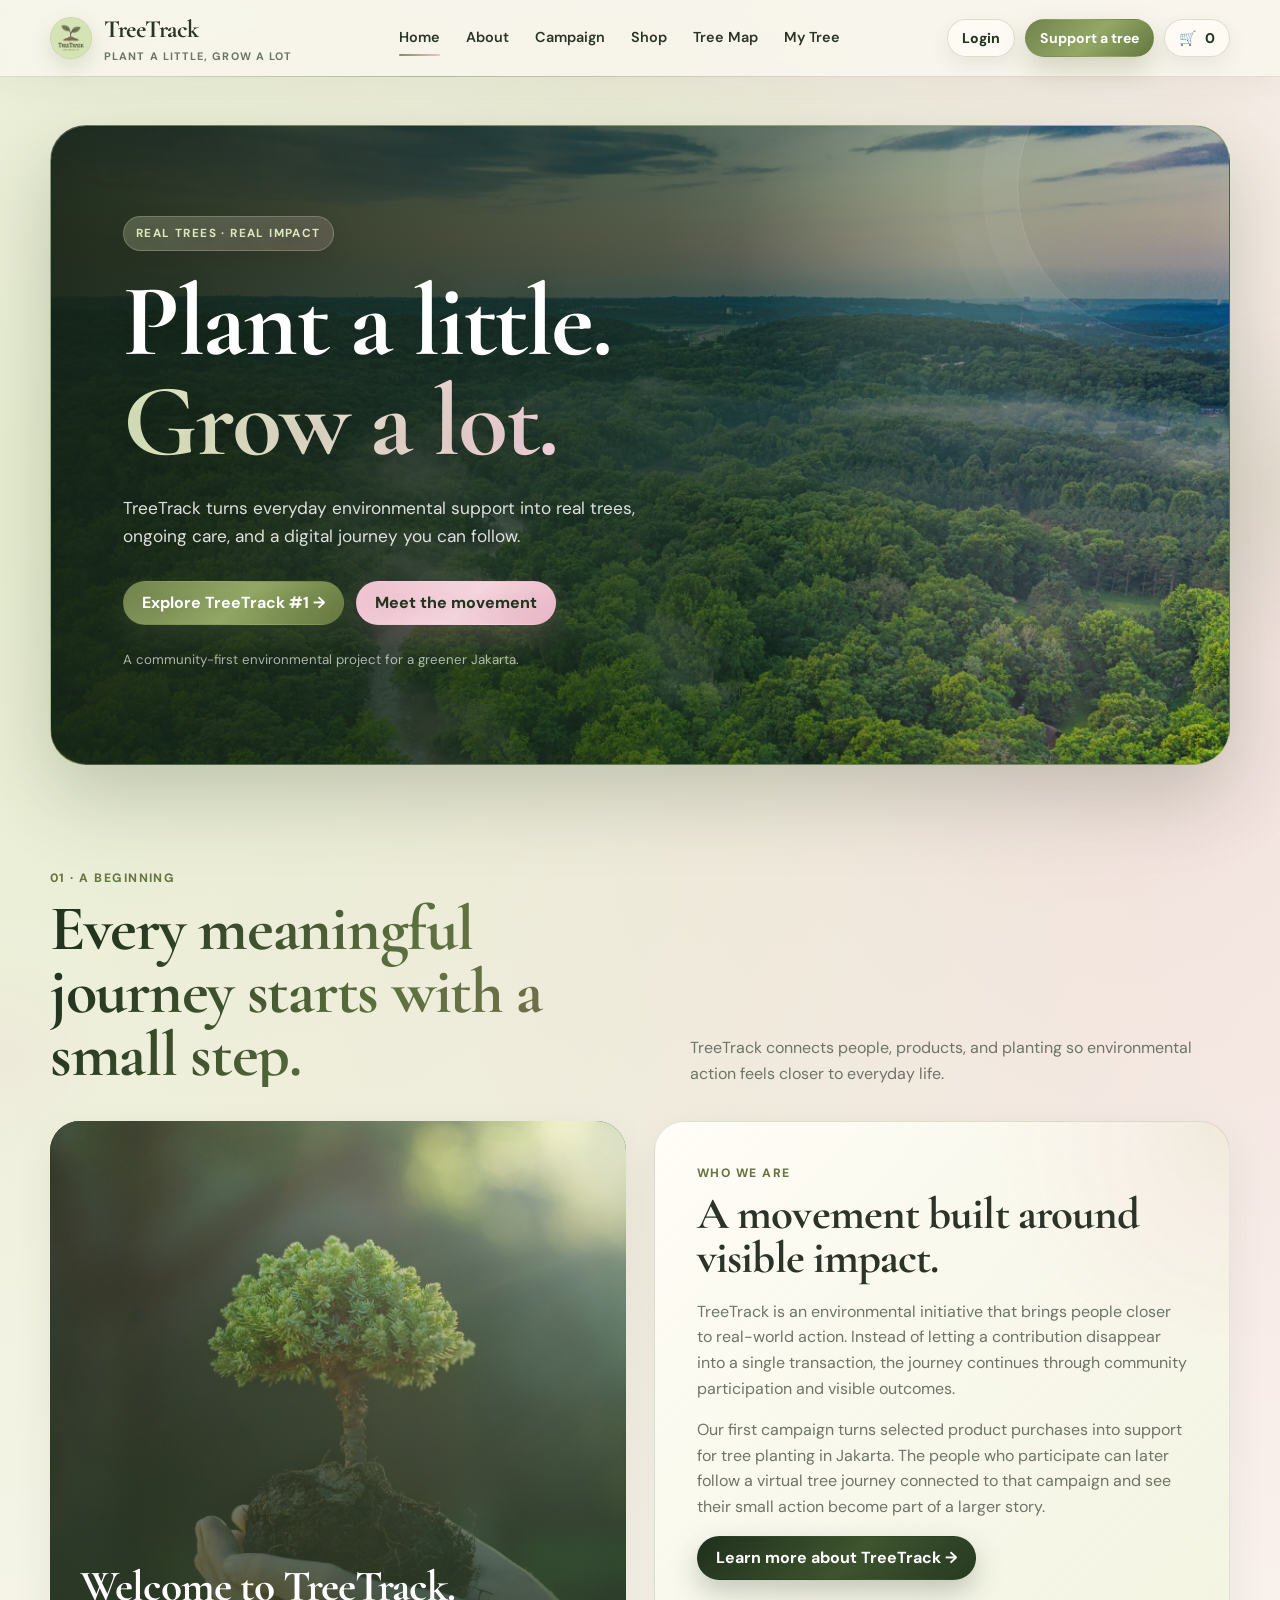
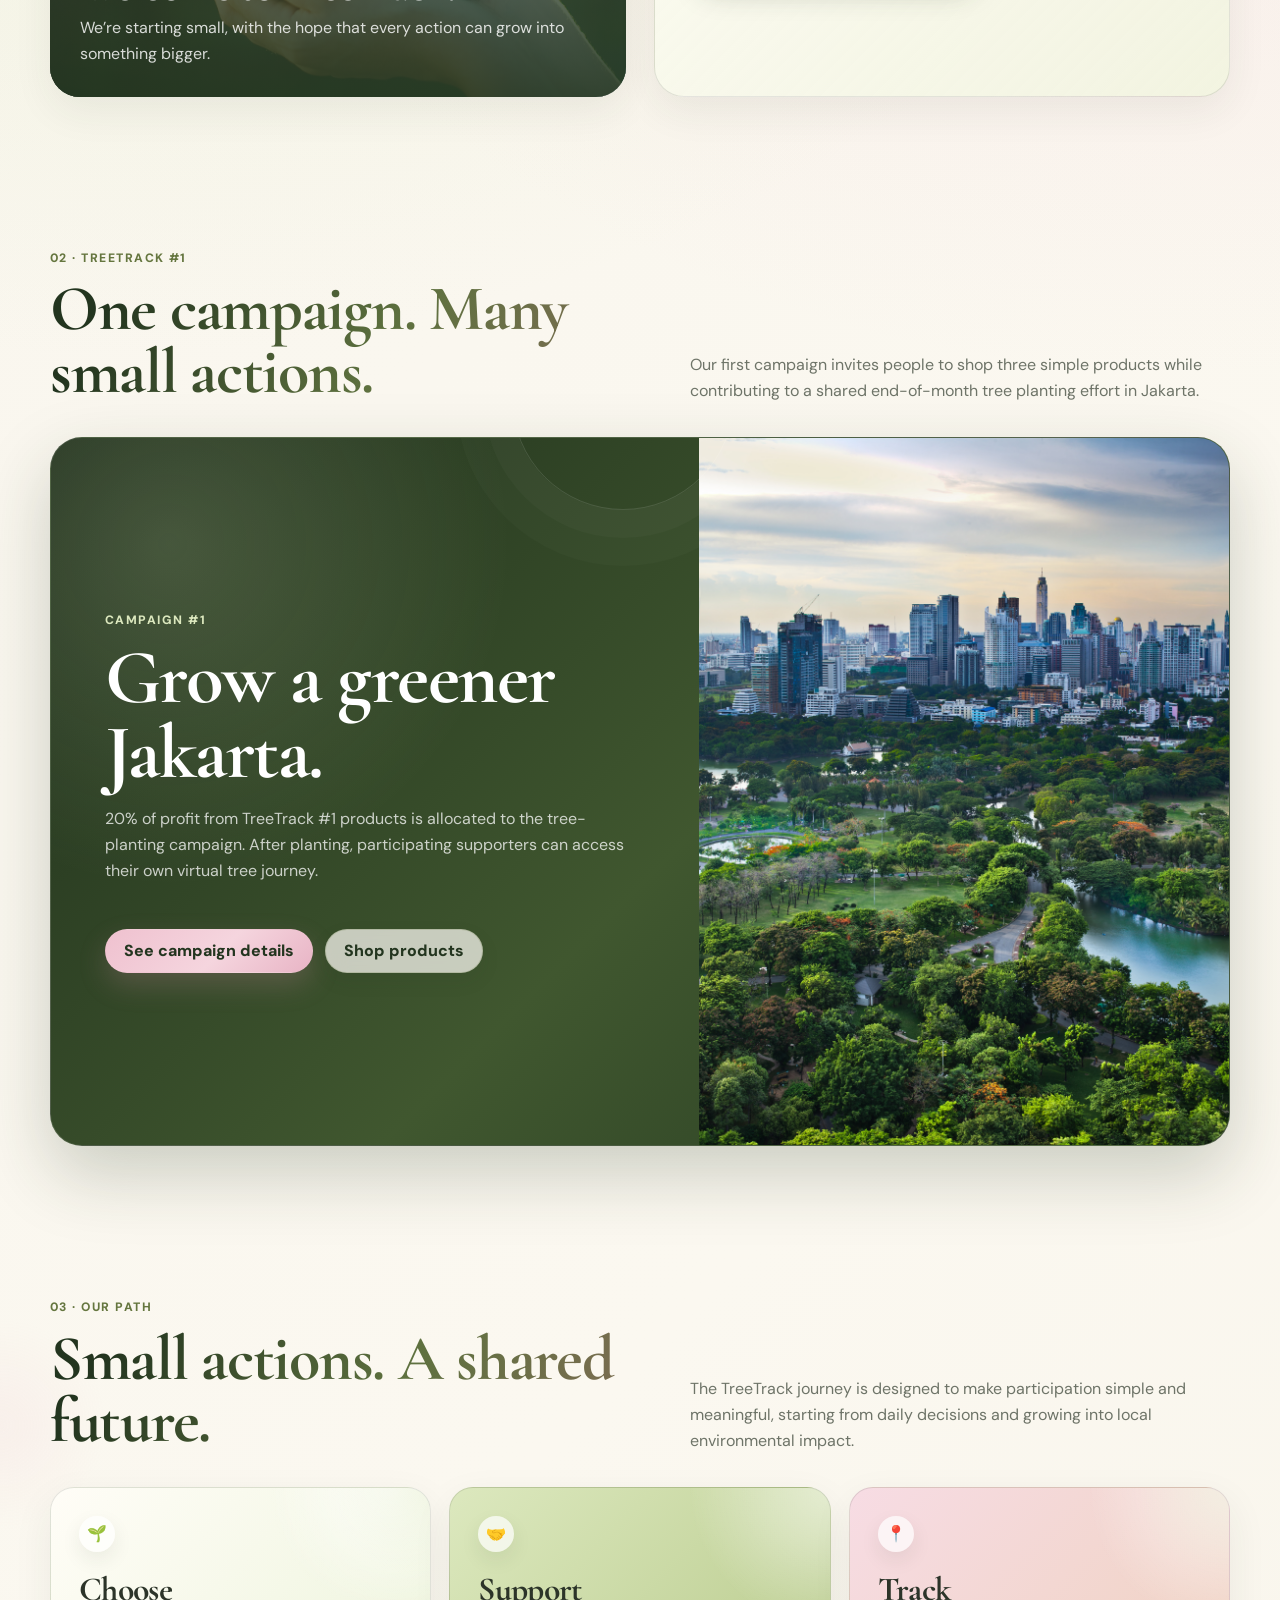
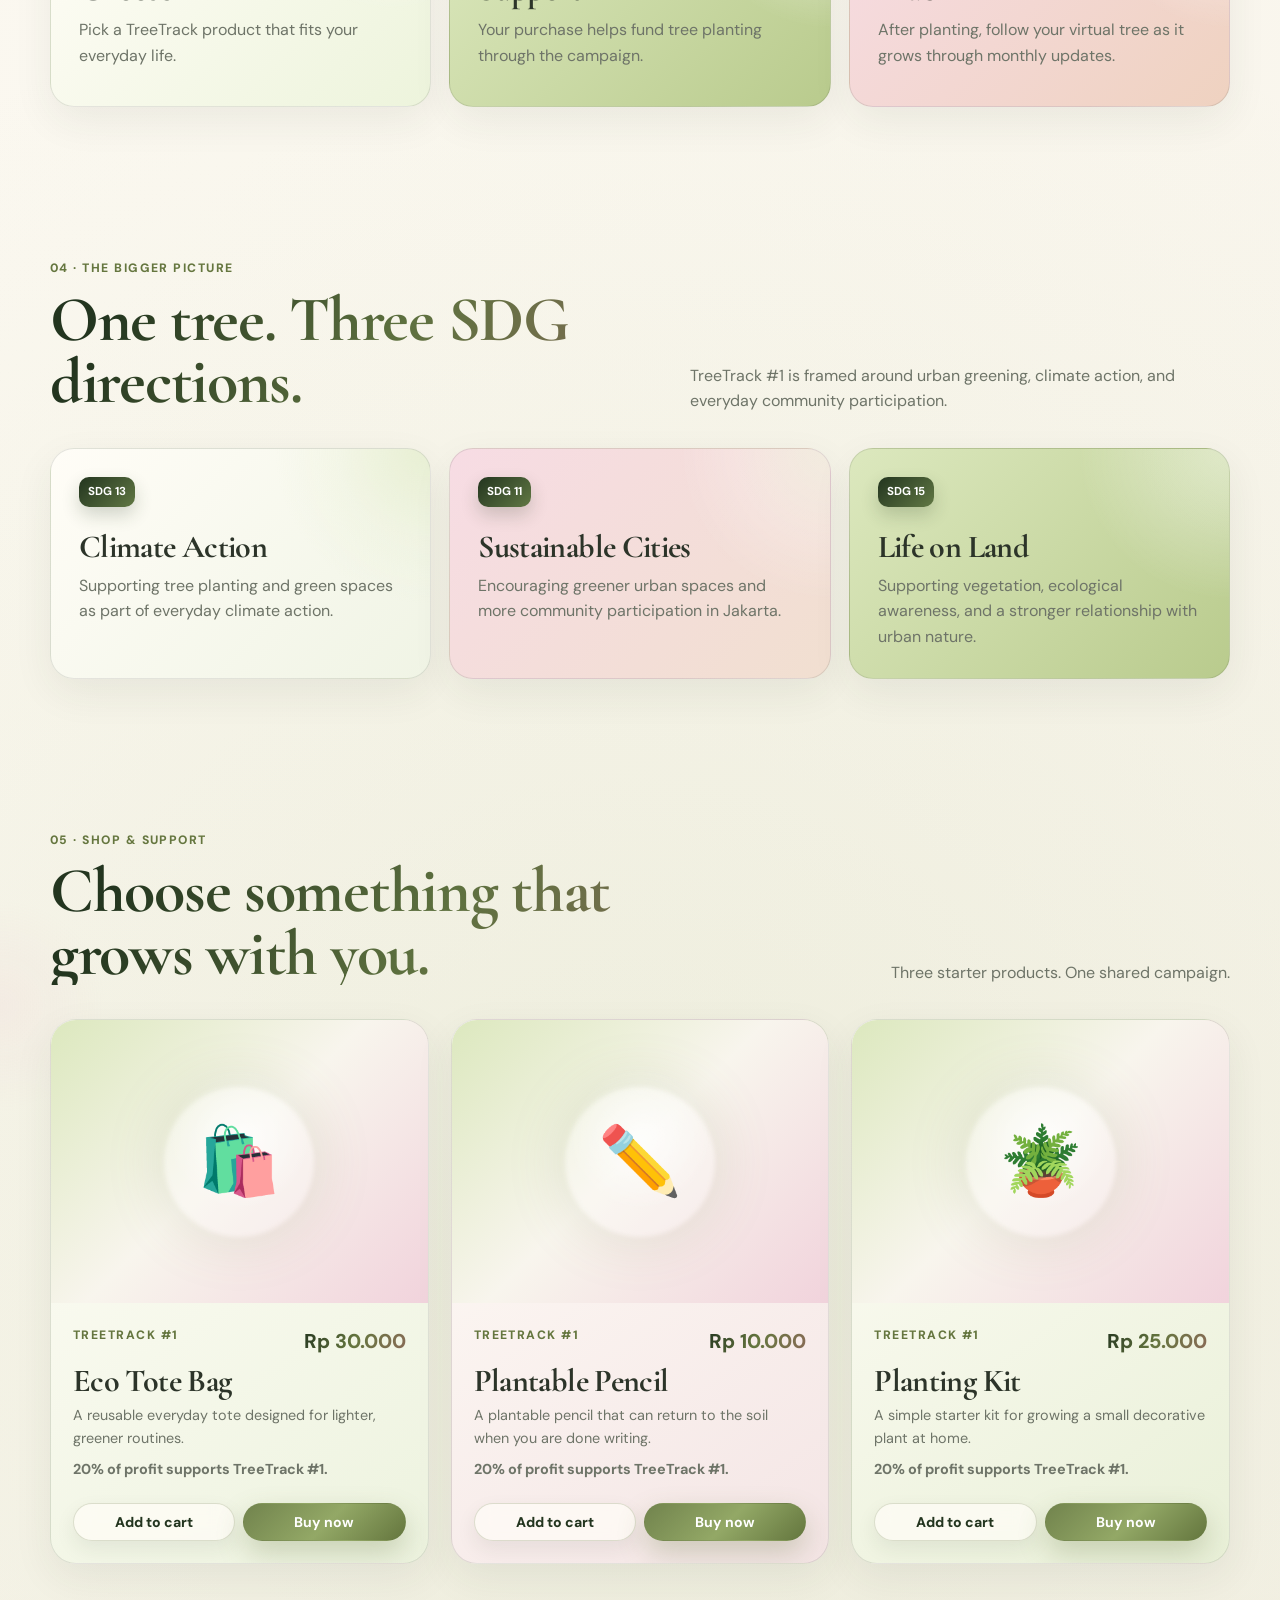
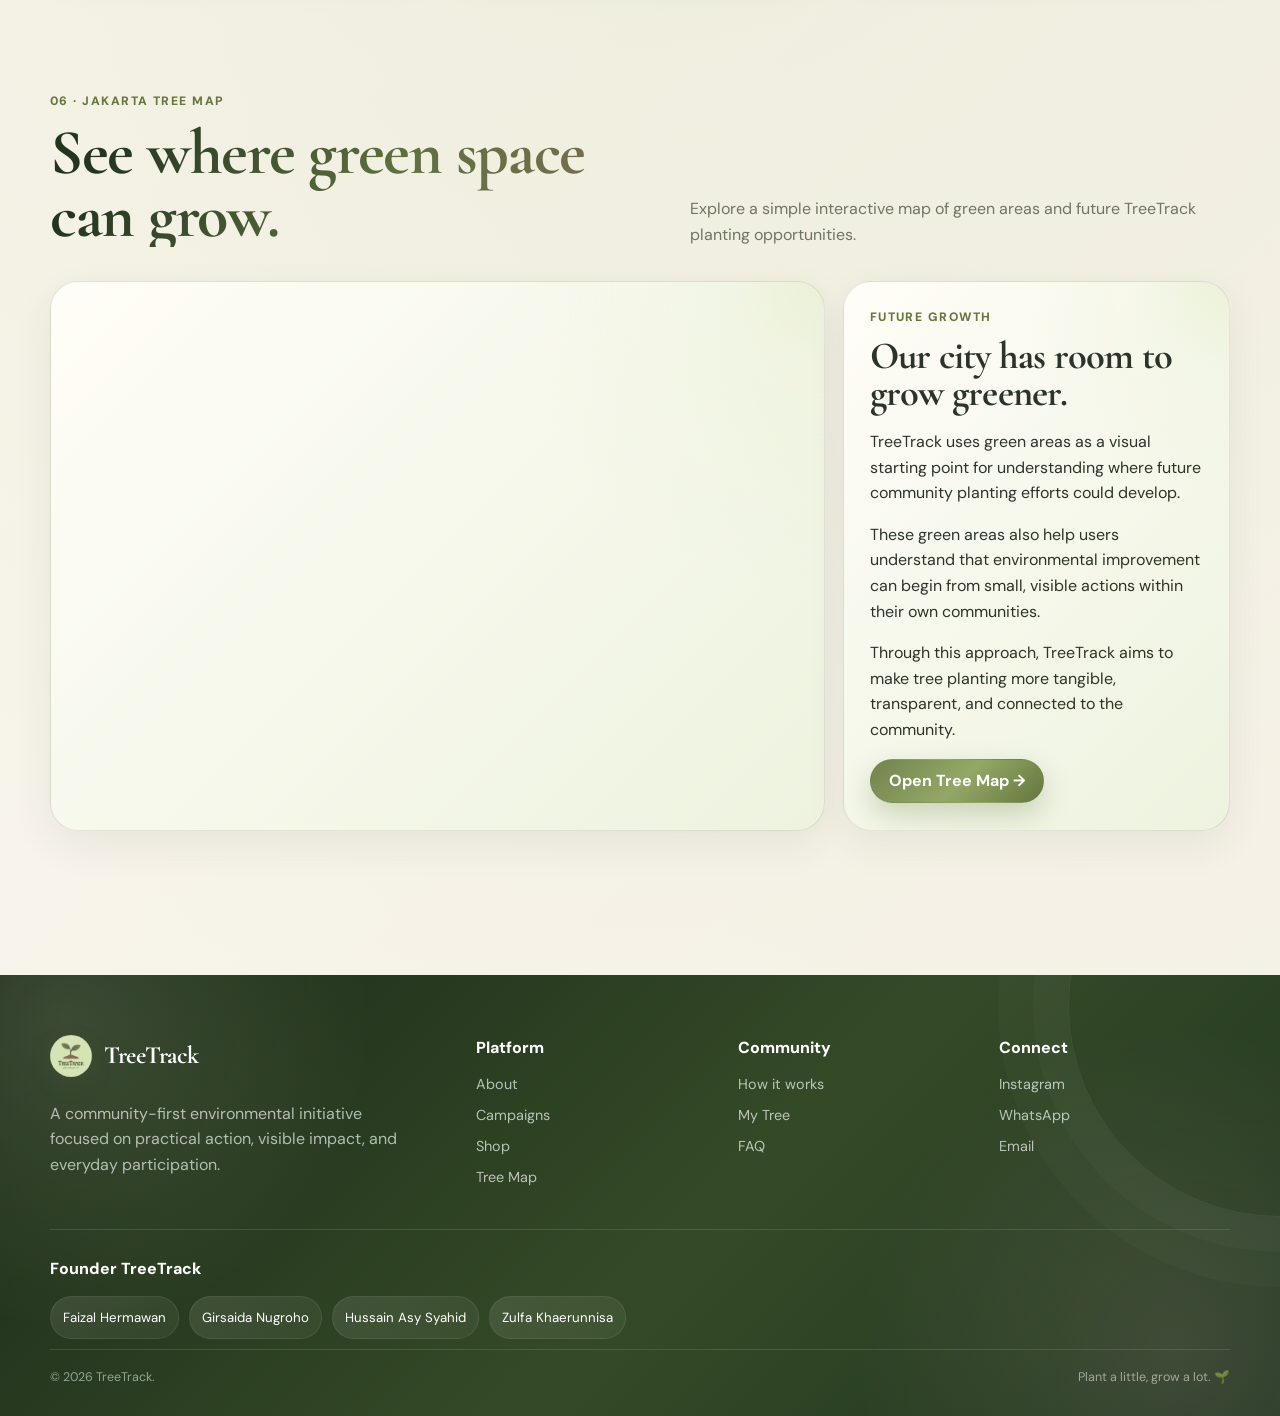
<file: index.html>
<!doctype html>
<html lang="en">
<head>
  <meta charset="utf-8">
  <meta name="viewport" content="width=device-width, initial-scale=1">
  <meta name="description" content="TreeTrack — small environmental actions, real trees, and trackable impact.">
  <title>TreeTrack — Plant a little. Grow a lot.</title>
  <link rel="icon" href="assets/treetrack-logo.png">
  <link rel="stylesheet" href="css/styles.css">
</head>
<body>
<header class="site-header">
  <div class="container navbar">
    <a class="brand" href="index.html" aria-label="TreeTrack home">
      <span class="brand-mark"><img src="assets/treetrack-logo.png" alt="TreeTrack logo"></span>
      <span><span class="brand-name">TreeTrack</span><span class="brand-tag">plant a little, grow a lot</span></span>
    </a>
    <button class="mobile-toggle" data-mobile-toggle type="button" aria-label="Open menu">☰</button>
    <nav class="nav-links" aria-label="Primary navigation">
      <a href="index.html">Home</a>
      <a href="about.html">About</a>
      <a href="campaign.html">Campaign</a>
      <a href="shop.html">Shop</a>
      <a href="map.html">Tree Map</a>
      <a href="my-tree.html">My Tree</a>
    </nav>
    <div class="nav-actions">
      <a class="btn btn-outline small" href="login.html" data-auth-link>Login</a>
      <a class="btn btn-primary small" href="shop.html">Support a tree</a>
      <a href="checkout.html" class="btn btn-outline small" aria-label="Cart">🛒 <span data-cart-count>0</span></a>
    </div>
  </div>
</header>

<main>
  <section class="hero">
    <div class="container">
      <div class="hero-panel">
        <img class="hero-image" src="assets/Background1.png" alt="Green landscape with environmental waste cleanup">
        <div class="hero-content">
          <span class="eyebrow">Real trees · real impact</span>
          <h1>Plant a little.<br><em>Grow a lot.</em></h1>
          <p class="hero-copy">TreeTrack turns everyday environmental support into real trees, ongoing care, and a digital journey you can follow.</p>
          <div class="hero-actions">
            <a class="btn btn-primary" href="campaign.html">Explore TreeTrack #1 →</a>
            <a class="btn btn-pink" href="about.html">Meet the movement</a>
          </div>
          <div class="hero-note">A community-first environmental project for a greener Jakarta.</div>
        </div>
      </div>
    </div>
  </section>

  <section class="section tight">
    <div class="container">
      <div class="section-head">
        <div>
          <div class="kicker">01 · A beginning</div>
          <h2>Every meaningful journey starts with a small step.</h2>
        </div>
        <p>TreeTrack connects people, products, and planting so environmental action feels closer to everyday life.</p>
      </div>
      <div class="split">
        <div class="photo-card">
          <img src="assets/Background2.png" alt="TreeTrack brand artwork with a seedling and the welcome message">
          <div class="overlay"></div>
          <div class="photo-copy">
            <h3>Welcome to TreeTrack.</h3>
            <p>We’re starting small, with the hope that every action can grow into something bigger.</p>
          </div>
        </div>
        <div class="text-card">
          <div class="kicker">Who we are</div>
          <h3>A movement built around visible impact.</h3>
          <p>TreeTrack is an environmental initiative that brings people closer to real-world action. Instead of letting a contribution disappear into a single transaction, the journey continues through community participation and visible outcomes.</p>
          <p>Our first campaign turns selected product purchases into support for tree planting in Jakarta. The people who participate can later follow a virtual tree journey connected to that campaign and see their small action become part of a larger story.</p>
          <a class="btn btn-dark" href="about.html">Learn more about TreeTrack →</a>
        </div>
      </div>
    </div>
  </section>

  <section class="section">
    <div class="container">
      <div class="section-head">
        <div><div class="kicker">02 · TreeTrack #1</div><h2>One campaign. Many small actions.</h2></div>
        <p>Our first campaign invites people to shop three simple products while contributing to a shared end-of-month tree planting effort in Jakarta.</p>
      </div>
      <div class="campaign-banner">
        <div class="copy">
          <div class="kicker" style="color:var(--sage)">Campaign #1</div>
          <h2>Grow a greener Jakarta.</h2>
          <p>20% of profit from TreeTrack #1 products is allocated to the tree-planting campaign. After planting, participating supporters can access their own virtual tree journey.</p>
          <div class="hero-actions">
            <a class="btn btn-pink" href="campaign.html">See campaign details</a>
            <a class="btn btn-outline" href="shop.html">Shop products</a>
          </div>
        </div>
        <div class="media"><img src="assets/Background3.png" alt="Hands transferring a small plant into soil"></div>
      </div>
    </div>
  </section>

  <section class="section tight">
    <div class="container">
      <div class="section-head"><div><div class="kicker">03 · Our path</div><h2>Small actions. A shared future.</h2></div><p>The TreeTrack journey is designed to make participation simple and meaningful, starting from daily decisions and growing into local environmental impact.</p></div>
      <div class="story-grid">
        <article class="story-card"><span>🌱</span><h3>Choose</h3><p>Pick a TreeTrack product that fits your everyday life.</p></article>
        <article class="story-card"><span>🤝</span><h3>Support</h3><p>Your purchase helps fund tree planting through the campaign.</p></article>
        <article class="story-card"><span>📍</span><h3>Track</h3><p>After planting, follow your virtual tree as it grows through monthly updates.</p></article>
      </div>
    </div>
  </section>

  <section class="section">
    <div class="container">
      <div class="section-head"><div><div class="kicker">04 · The bigger picture</div><h2>One tree. Three SDG directions.</h2></div><p>TreeTrack #1 is framed around urban greening, climate action, and everyday community participation.</p></div>
      <div class="sdgs">
        <article class="sdg-card"><span class="sdg-tag">SDG 13</span><h3>Climate Action</h3><p>Supporting tree planting and green spaces as part of everyday climate action.</p></article>
        <article class="sdg-card"><span class="sdg-tag">SDG 11</span><h3>Sustainable Cities</h3><p>Encouraging greener urban spaces and more community participation in Jakarta.</p></article>
        <article class="sdg-card"><span class="sdg-tag">SDG 15</span><h3>Life on Land</h3><p>Supporting vegetation, ecological awareness, and a stronger relationship with urban nature.</p></article>
      </div>
    </div>
  </section>

  <section class="section tight">
    <div class="container">
      <div class="section-head"><div><div class="kicker">05 · Shop & support</div><h2>Choose something that grows with you.</h2></div><p>Three starter products. One shared campaign.</p></div>
      <div class="products" id="homeProductGrid"></div>
    </div>
  </section>

  <section class="section tight">
    <div class="container">
      <div class="section-head"><div><div class="kicker">06 · Jakarta tree map</div><h2>See where green space can grow.</h2></div><p>Explore a simple interactive map of green areas and future TreeTrack planting opportunities.</p></div>
      <div class="map-shell">
        <div class="map-frame" style="min-height:420px"><iframe title="Jakarta green space map" src="https://www.google.com/maps?q=Jakarta%20green%20spaces&output=embed" loading="lazy"></iframe></div>
        <div class="map-side">
          <div class="kicker">Future growth</div>
          <h3 style="font-size:2.4rem">Our city has room to grow greener.</h3>
          <p>
  TreeTrack uses green areas as a visual starting point for understanding
  where future community planting efforts could develop.
</p>

<p>
  These green areas also help users understand that environmental improvement
  can begin from small, visible actions within their own communities.
</p>

<p>
  Through this approach, TreeTrack aims to make tree planting more tangible,
  transparent, and connected to the community.
</p>
          <a class="btn btn-primary" href="map.html">Open Tree Map →</a>
        </div>
      </div>
    </div>
  </section>
</main>

<footer class="site-footer">
  <div class="container">
    <div class="footer-grid">
      <div class="footer-brand"><div class="brand"><span class="brand-mark"><img src="assets/treetrack-logo.png" alt=""></span><span class="brand-name">TreeTrack</span></div><p>A community-first environmental initiative focused on practical action, visible impact, and everyday participation.</p></div>
      <div><div class="footer-title">Platform</div><div class="footer-links"><a href="about.html">About</a><a href="campaign.html">Campaigns</a><a href="shop.html">Shop</a><a href="map.html">Tree Map</a></div></div>
      <div><div class="footer-title">Community</div><div class="footer-links"><a href="about.html#how">How it works</a><a href="my-tree.html">My Tree</a><a href="about.html#faq">FAQ</a></div></div>
      <div><div class="footer-title">Connect</div><div class="footer-links"><a href="https://instagram.com/treetrack.id" target="_blank" rel="noopener">Instagram</a><a href="https://wa.me/6287840808615" target="_blank" rel="noopener">WhatsApp</a><a href="mailto:treetrack.ir@gmail.com">Email</a></div></div>
    </div>
    <div class="footer-founders"><div class="footer-title">Founder TreeTrack</div><div class="founder-list"><span class="founder">Faizal Hermawan</span><span class="founder">Girsaida Nugroho</span><span class="founder">Hussain Asy Syahid</span><span class="founder">Zulfa Khaerunnisa</span></div></div>
    <div class="footer-bottom"><span>© <span data-year></span> TreeTrack.</span><span>Plant a little, grow a lot. 🌱</span></div>
  </div>
</footer>
<div class="toast"></div>
<script src="js/app.js"></script>
</body>
</html>
</file>
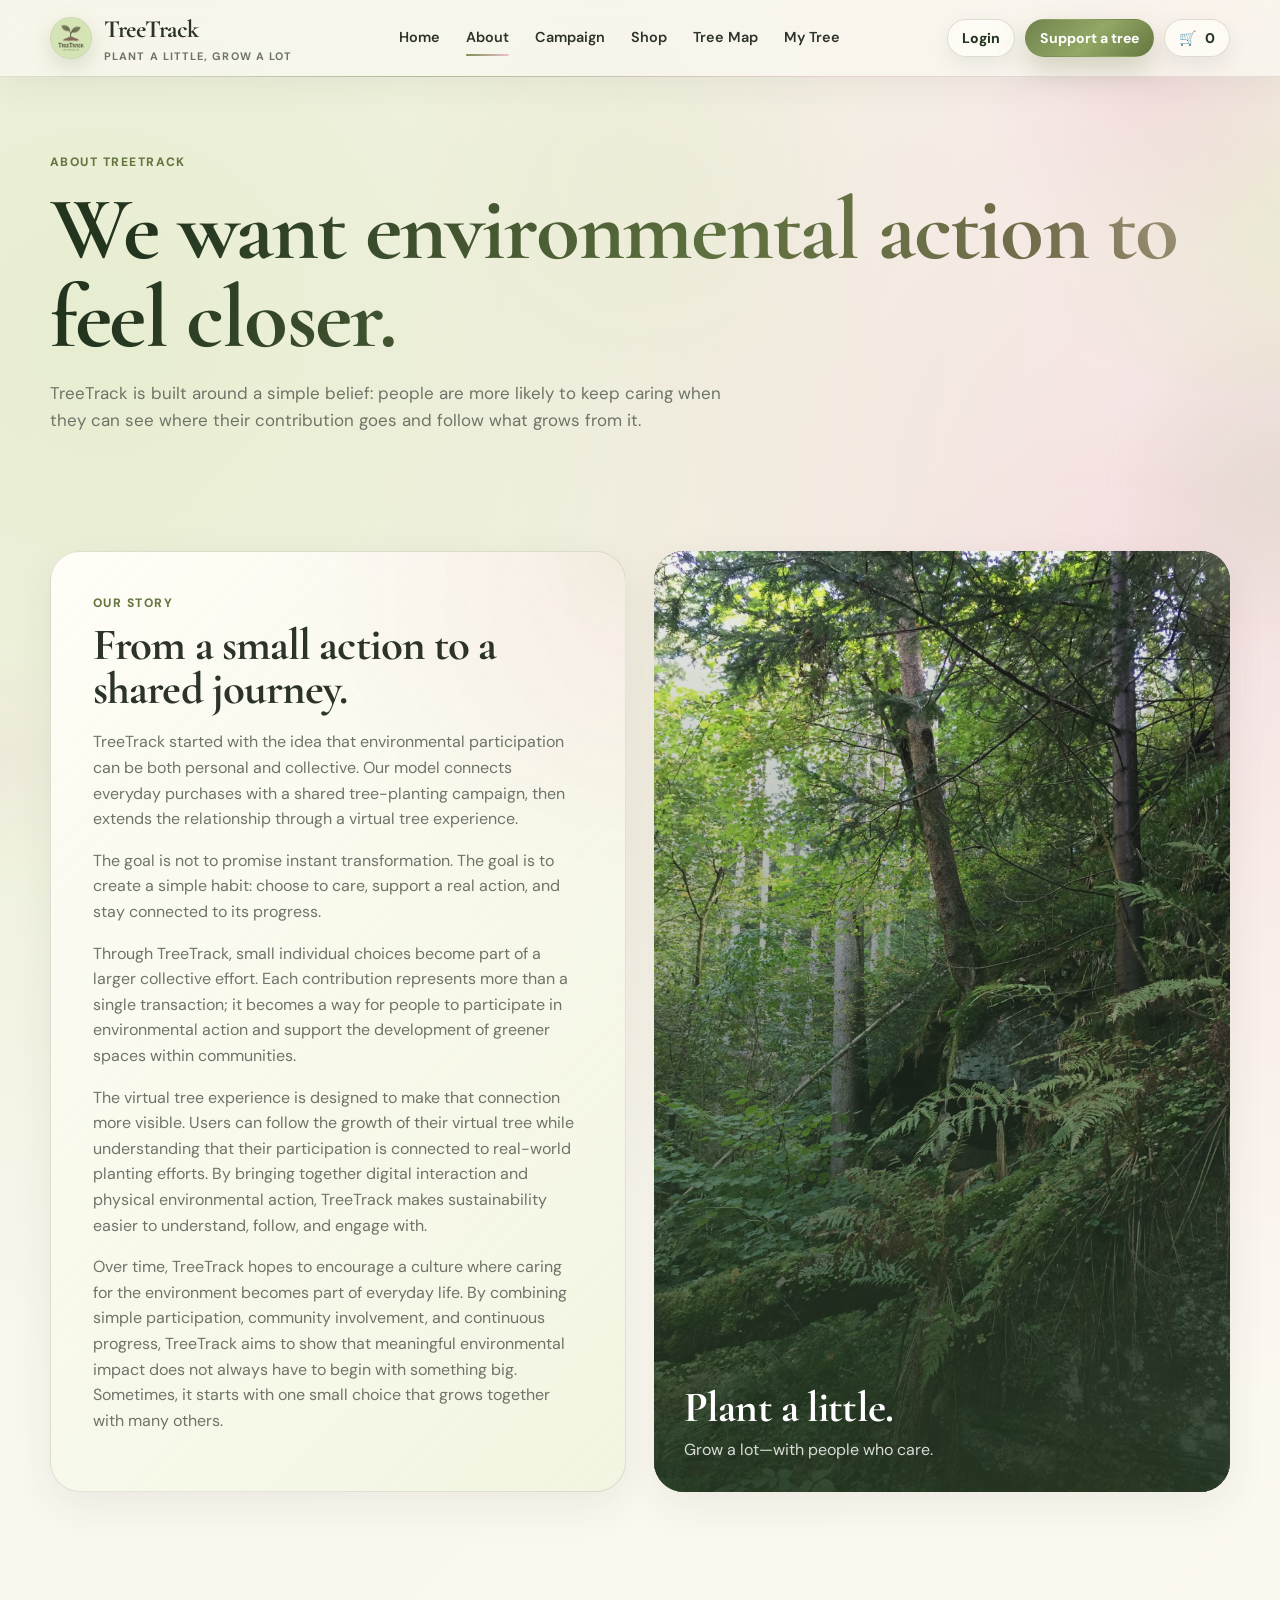
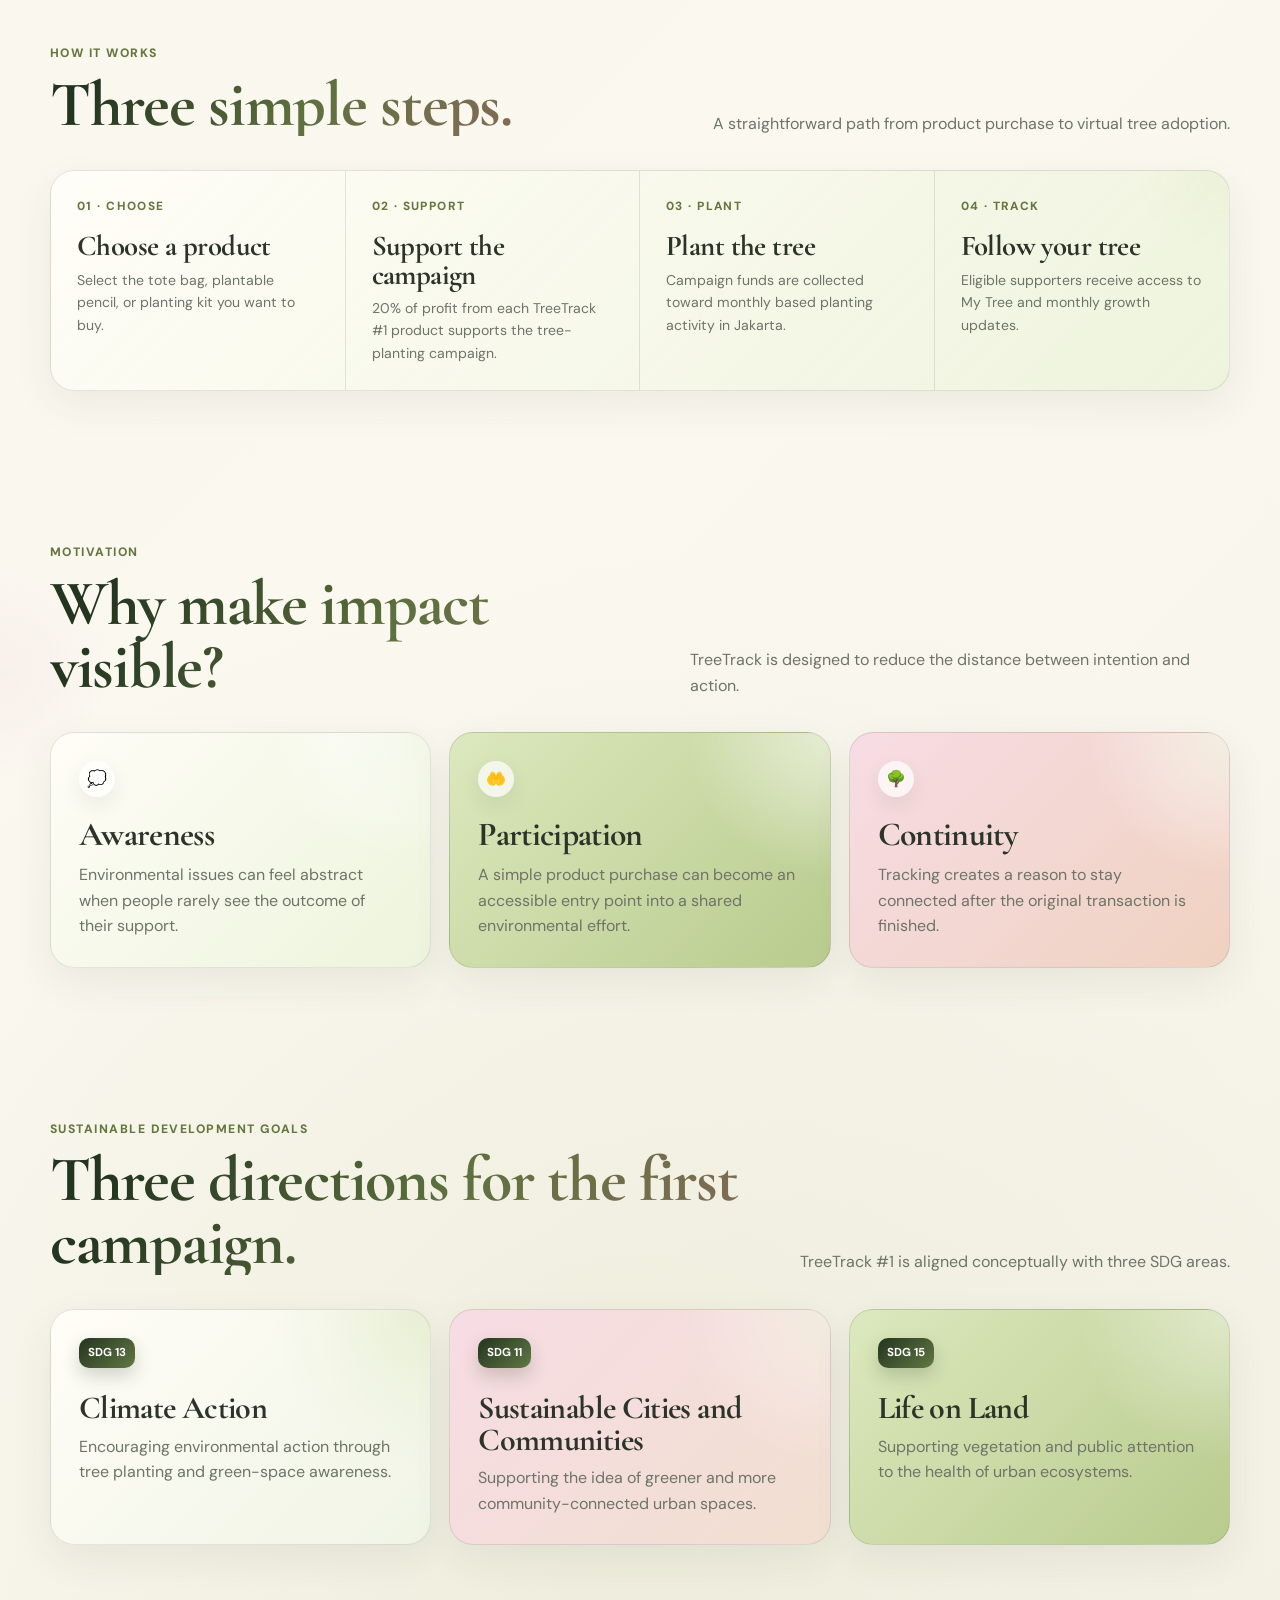
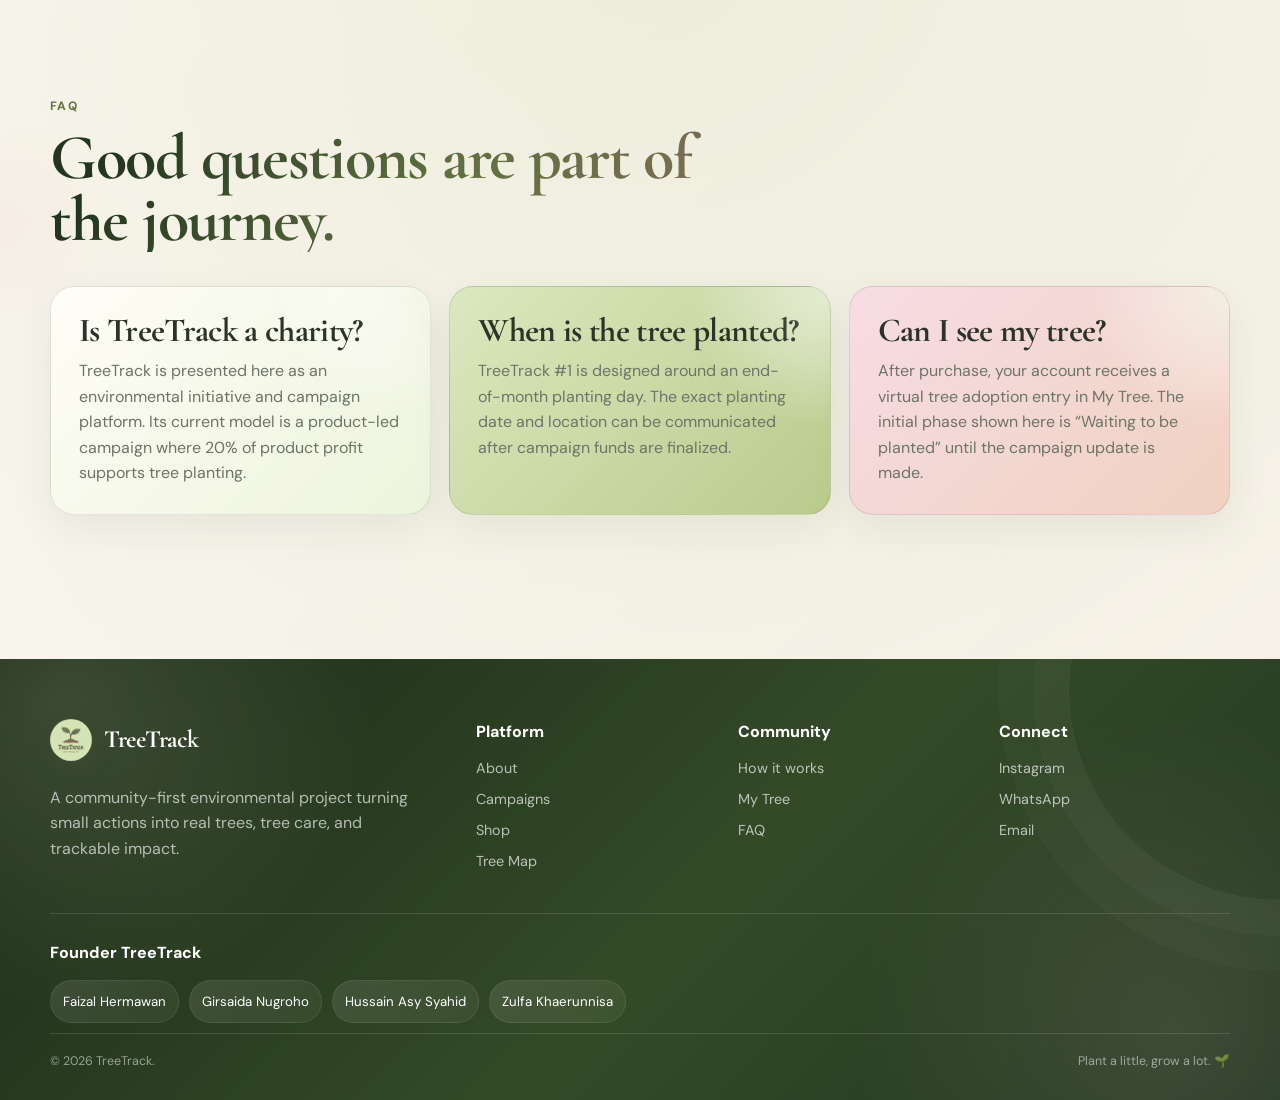
<file: about.html>
<!doctype html>
<html lang="en">
<head>
  <meta charset="utf-8"><meta name="viewport" content="width=device-width, initial-scale=1">
  <meta name="description" content="About TreeTrack, its motivation, mission, SDGs and how the platform works.">
  <title>About TreeTrack</title>
  <link rel="icon" href="assets/treetrack-logo.png"><link rel="stylesheet" href="css/styles.css">
</head>
<body>
<header class="site-header"><div class="container navbar"><a class="brand" href="index.html"><span class="brand-mark"><img src="assets/treetrack-logo.png" alt="TreeTrack logo"></span><span><span class="brand-name">TreeTrack</span><span class="brand-tag">plant a little, grow a lot</span></span></a><button class="mobile-toggle" data-mobile-toggle type="button">☰</button><nav class="nav-links"><a href="index.html">Home</a><a href="about.html">About</a><a href="campaign.html">Campaign</a><a href="shop.html">Shop</a><a href="map.html">Tree Map</a><a href="my-tree.html">My Tree</a></nav><div class="nav-actions"><a class="btn btn-outline small" href="login.html" data-auth-link>Login</a><a class="btn btn-primary small" href="shop.html">Support a tree</a><a class="btn btn-outline small" href="checkout.html">🛒 <span data-cart-count>0</span></a></div></div></header>
<main>
  <section class="page-hero"><div class="container page-hero-inner"><div class="kicker">About TreeTrack</div><h1>We want environmental action to feel closer.</h1><p>TreeTrack is built around a simple belief: people are more likely to keep caring when they can see where their contribution goes and follow what grows from it.</p></div></section>
  <section class="section tight"><div class="container"><div class="split"><div class="text-card"><div class="kicker">Our story</div><h3>From a small action to a shared journey.</h3><p>
  TreeTrack started with the idea that environmental participation can be both
  personal and collective. Our model connects everyday purchases with a shared
  tree-planting campaign, then extends the relationship through a virtual tree
  experience.
</p>

<p>
  The goal is not to promise instant transformation. The goal is to create a
  simple habit: choose to care, support a real action, and stay connected to
  its progress.
</p>

<p>
  Through TreeTrack, small individual choices become part of a larger
  collective effort. Each contribution represents more than a single
  transaction; it becomes a way for people to participate in environmental
  action and support the development of greener spaces within communities.
</p>

<p>
  The virtual tree experience is designed to make that connection more visible.
  Users can follow the growth of their virtual tree while understanding that
  their participation is connected to real-world planting efforts. By bringing
  together digital interaction and physical environmental action, TreeTrack
  makes sustainability easier to understand, follow, and engage with.
</p>

<p>
  Over time, TreeTrack hopes to encourage a culture where caring for the
  environment becomes part of everyday life. By combining simple participation,
  community involvement, and continuous progress, TreeTrack aims to show that
  meaningful environmental impact does not always have to begin with something
  big. Sometimes, it starts with one small choice that grows together with
  many others.
</p></div><div class="photo-card"><img src="assets/Background4.png" alt="Green landscape"><div class="overlay"></div><div class="photo-copy"><h3>Plant a little.</h3><p>Grow a lot—with people who care.</p></div></div></div></div></section>
  <section class="section" id="how"><div class="container"><div class="section-head"><div><div class="kicker">How it works</div><h2>Three simple steps.</h2></div><p>A straightforward path from product purchase to virtual tree adoption.</p></div><div class="timeline"><article class="timeline-item"><div class="num">01 · CHOOSE</div><h3>Choose a product</h3><p>Select the tote bag, plantable pencil, or planting kit you want to buy.</p></article><article class="timeline-item"><div class="num">02 · SUPPORT</div><h3>Support the campaign</h3><p>20% of profit from each TreeTrack #1 product supports the tree-planting campaign.</p></article><article class="timeline-item"><div class="num">03 · PLANT</div><h3>Plant the tree</h3><p>Campaign funds are collected toward monthly based planting activity in Jakarta.</p></article><article class="timeline-item"><div class="num">04 · TRACK</div><h3>Follow your tree</h3><p>Eligible supporters receive access to My Tree and monthly growth updates.</p></article></div></div></section>
  <section class="section tight"><div class="container"><div class="section-head"><div><div class="kicker">Motivation</div><h2>Why make impact visible?</h2></div><p>TreeTrack is designed to reduce the distance between intention and action.</p></div><div class="story-grid"><article class="story-card"><span>💭</span><h3>Awareness</h3><p>Environmental issues can feel abstract when people rarely see the outcome of their support.</p></article><article class="story-card"><span>🤲</span><h3>Participation</h3><p>A simple product purchase can become an accessible entry point into a shared environmental effort.</p></article><article class="story-card"><span>🌳</span><h3>Continuity</h3><p>Tracking creates a reason to stay connected after the original transaction is finished.</p></article></div></div></section>
  <section class="section" id="sdgs"><div class="container"><div class="section-head"><div><div class="kicker">Sustainable Development Goals</div><h2>Three directions for the first campaign.</h2></div><p>TreeTrack #1 is aligned conceptually with three SDG areas.</p></div><div class="sdgs"><article class="sdg-card"><span class="sdg-tag">SDG 13</span><h3>Climate Action</h3><p>Encouraging environmental action through tree planting and green-space awareness.</p></article><article class="sdg-card"><span class="sdg-tag">SDG 11</span><h3>Sustainable Cities and Communities</h3><p>Supporting the idea of greener and more community-connected urban spaces.</p></article><article class="sdg-card"><span class="sdg-tag">SDG 15</span><h3>Life on Land</h3><p>Supporting vegetation and public attention to the health of urban ecosystems.</p></article></div></div></section>
  <section class="section tight" id="faq"><div class="container"><div class="section-head"><div><div class="kicker">FAQ</div><h2>Good questions are part of the journey.</h2></div></div><div class="story-grid"><article class="story-card"><h3>Is TreeTrack a charity?</h3><p>TreeTrack is presented here as an environmental initiative and campaign platform. Its current model is a product-led campaign where 20% of product profit supports tree planting.</p></article><article class="story-card"><h3>When is the tree planted?</h3><p>TreeTrack #1 is designed around an end-of-month planting day. The exact planting date and location can be communicated after campaign funds are finalized.</p></article><article class="story-card"><h3>Can I see my tree?</h3><p>After purchase, your account receives a virtual tree adoption entry in My Tree. The initial phase shown here is “Waiting to be planted” until the campaign update is made.</p></article></div></div></section>
</main>
<footer class="site-footer"><div class="container"><div class="footer-grid"><div class="footer-brand"><div class="brand"><span class="brand-mark"><img src="assets/treetrack-logo.png" alt=""></span><span class="brand-name">TreeTrack</span></div><p>A community-first environmental project turning small actions into real trees, tree care, and trackable impact.</p></div><div><div class="footer-title">Platform</div><div class="footer-links"><a href="about.html">About</a><a href="campaign.html">Campaigns</a><a href="shop.html">Shop</a><a href="map.html">Tree Map</a></div></div><div><div class="footer-title">Community</div><div class="footer-links"><a href="about.html#how">How it works</a><a href="my-tree.html">My Tree</a><a href="about.html#faq">FAQ</a></div></div><div><div class="footer-title">Connect</div><div class="footer-links"><a href="https://instagram.com/treetrack.id" target="_blank" rel="noopener">Instagram</a><a href="https://wa.me/6287840808615" target="_blank" rel="noopener">WhatsApp</a><a href="mailto:treetrack.ir@gmail.com">Email</a></div></div></div><div class="footer-founders"><div class="footer-title">Founder TreeTrack</div><div class="founder-list"><span class="founder">Faizal Hermawan</span><span class="founder">Girsaida Nugroho</span><span class="founder">Hussain Asy Syahid</span><span class="founder">Zulfa Khaerunnisa</span></div></div><div class="footer-bottom"><span>© <span data-year></span> TreeTrack.</span><span>Plant a little, grow a lot. 🌱</span></div></div></footer><div class="toast"></div><script src="js/app.js"></script>
</body>
</html>
</file>
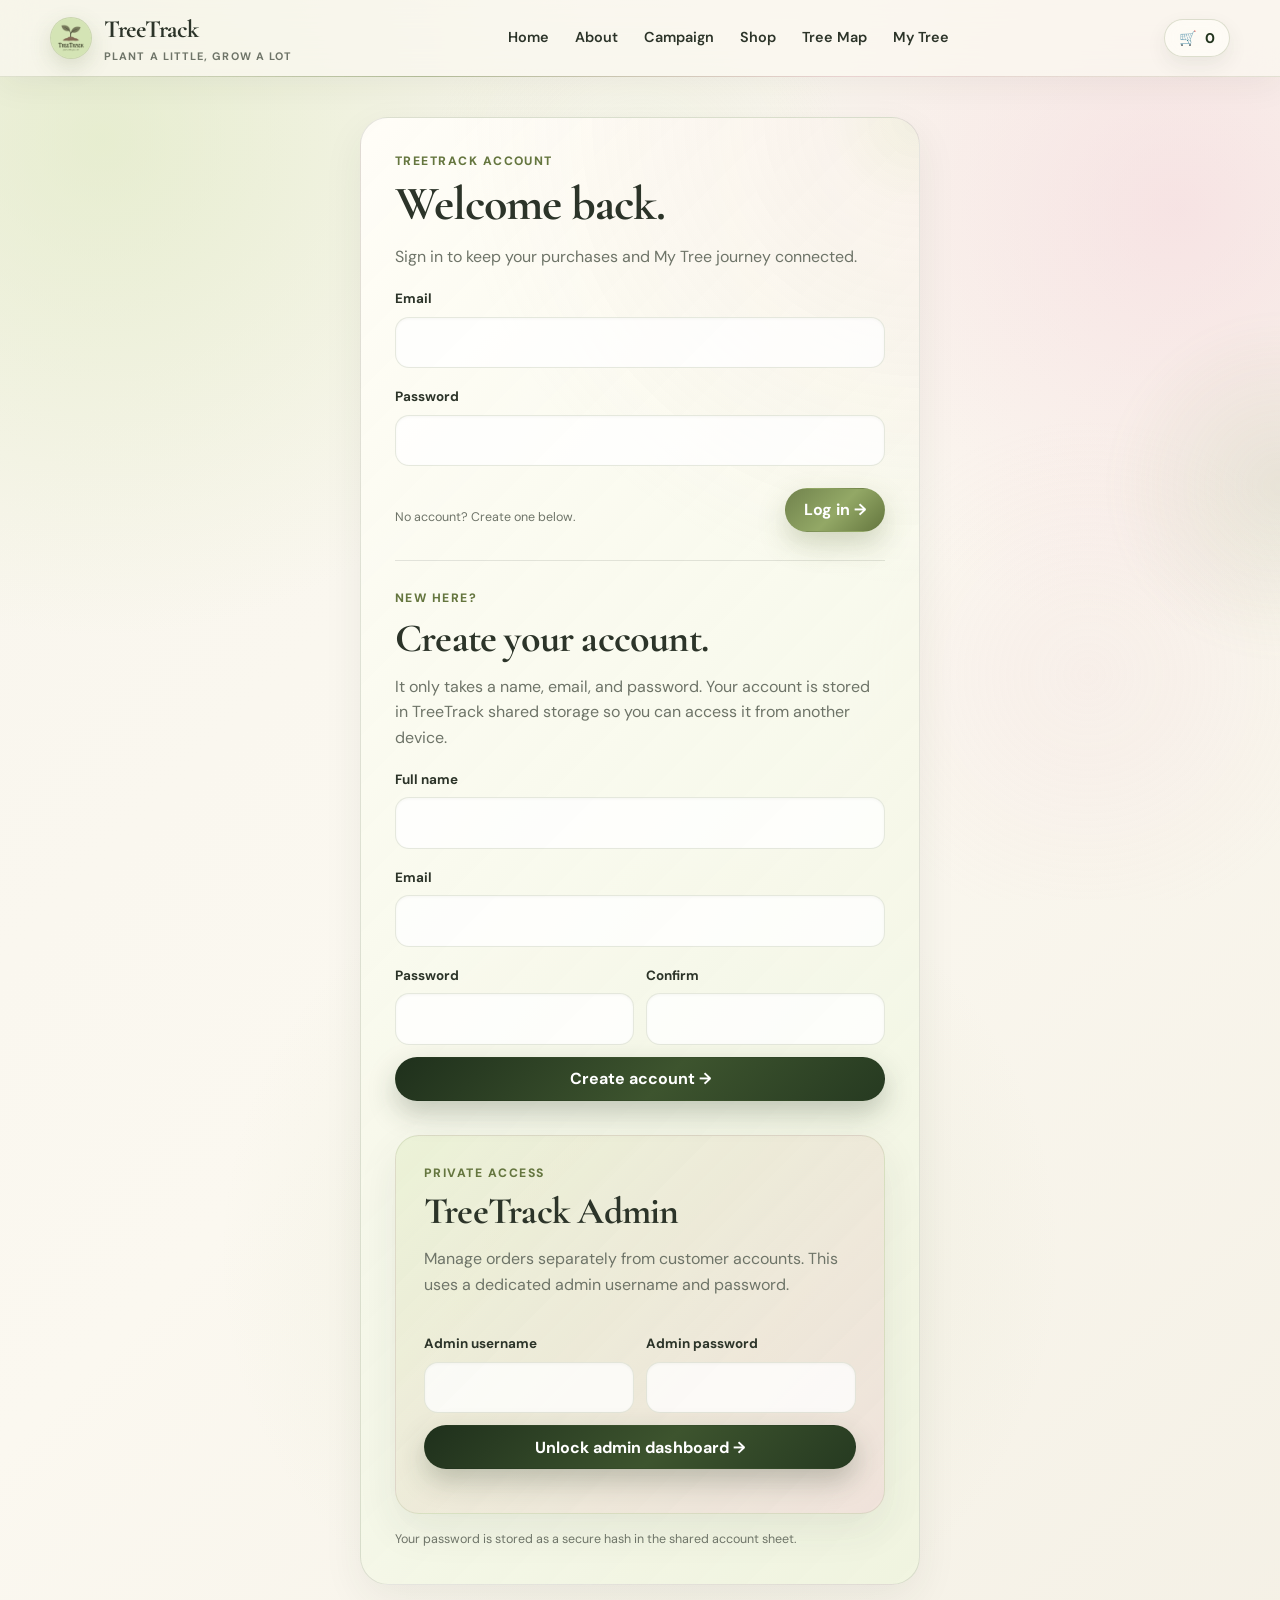
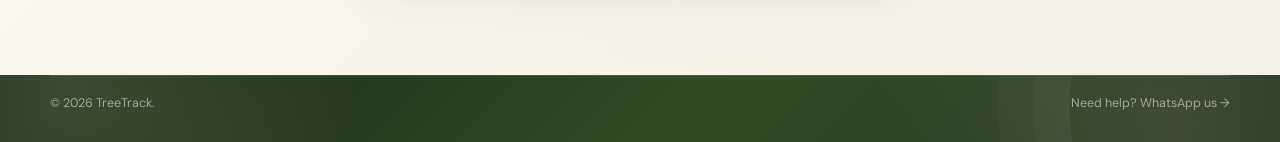
<file: account.html>
<!doctype html>
<html lang="en">
<head><meta charset="utf-8"><meta name="viewport" content="width=device-width, initial-scale=1"><meta name="description" content="TreeTrack user account and saved purchase history."><title>My TreeTrack Account</title><link rel="icon" href="assets/treetrack-logo.png"><link rel="stylesheet" href="css/styles.css"></head>
<body>
<header class="site-header"><div class="container navbar"><a class="brand" href="index.html"><span class="brand-mark"><img src="assets/treetrack-logo.png" alt="TreeTrack logo"></span><span><span class="brand-name">TreeTrack</span><span class="brand-tag">plant a little, grow a lot</span></span></a><button class="mobile-toggle" data-mobile-toggle type="button">☰</button><nav class="nav-links"><a href="index.html">Home</a><a href="about.html">About</a><a href="campaign.html">Campaign</a><a href="shop.html">Shop</a><a href="map.html">Tree Map</a><a href="my-tree.html">My Tree</a></nav><div class="nav-actions"><a class="btn btn-primary small" href="shop.html">Shop</a></div></div></header>
<main><section class="page-hero"><div class="container page-hero-inner"><div class="kicker">My account</div><h1>Your TreeTrack activity, kept together.</h1><p>Purchase history and virtual tree adoptions remain linked to your account.</p></div></section><section class="section tight"><div class="container" id="accountRoot"></div></section></main>
<footer class="site-footer"><div class="container"><div class="footer-bottom"><span>© <span data-year></span> TreeTrack.</span><span><a href="my-tree.html">Open My Tree →</a></span></div></div></footer><div class="toast"></div><script src="js/app.js"></script>
</body></html>
</file>
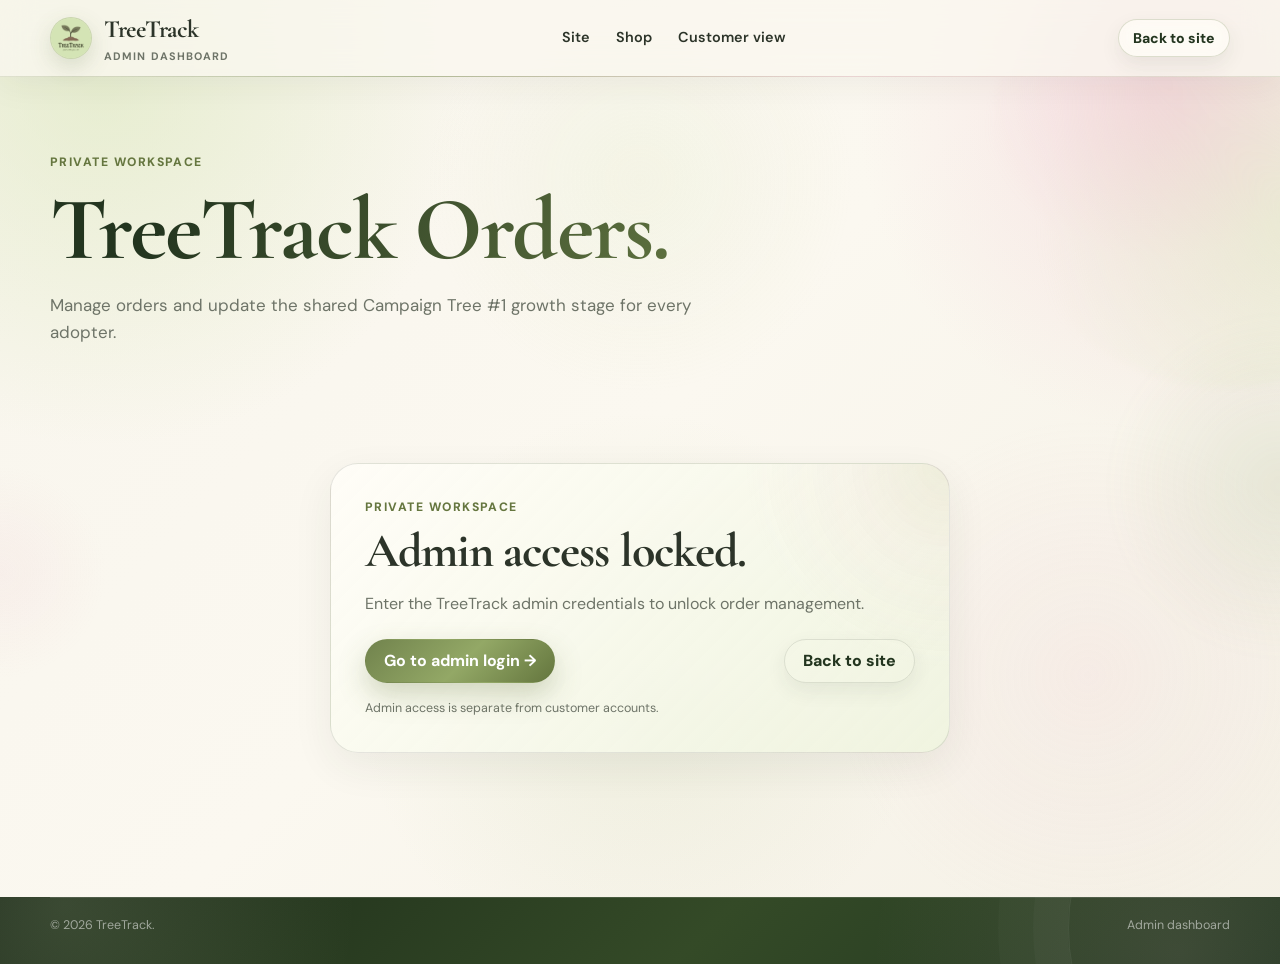
<file: admin.html>
<!doctype html>
<html lang="en">
<head>
  <meta charset="utf-8">
  <meta name="viewport" content="width=device-width, initial-scale=1">
  <meta name="description" content="TreeTrack order management dashboard.">
  <title>TreeTrack Admin — Dashboard</title>
  <link rel="icon" href="assets/treetrack-logo.png">
  <link rel="stylesheet" href="css/styles.css">
</head>
<body class="admin-page">
<header class="site-header">
  <div class="container navbar">
    <a class="brand" href="index.html">
      <span class="brand-mark"><img src="assets/treetrack-logo.png" alt="TreeTrack logo"></span>
      <span><span class="brand-name">TreeTrack</span><span class="brand-tag">admin dashboard</span></span>
    </a>
    <nav class="nav-links">
      <a href="index.html">Site</a>
      <a href="shop.html">Shop</a>
      <a href="account.html">Customer view</a>
    </nav>
    <div class="nav-actions"><a class="btn btn-outline small" href="index.html">Back to site</a></div>
  </div>
</header>
<main>
  <section class="page-hero"><div class="container page-hero-inner"><div class="kicker">Private workspace</div><h1>TreeTrack Orders.</h1><p>Manage orders and update the shared Campaign Tree #1 growth stage for every adopter.</p></div></section>
  <section class="section tight"><div class="container" id="adminRoot"></div></section>
</main>
<footer class="site-footer"><div class="container"><div class="footer-bottom"><span>© <span data-year></span> TreeTrack.</span><span>Admin dashboard</span></div></div></footer>
<div class="toast"></div>
<script src="js/app.js"></script>
</body>
</html>
</file>
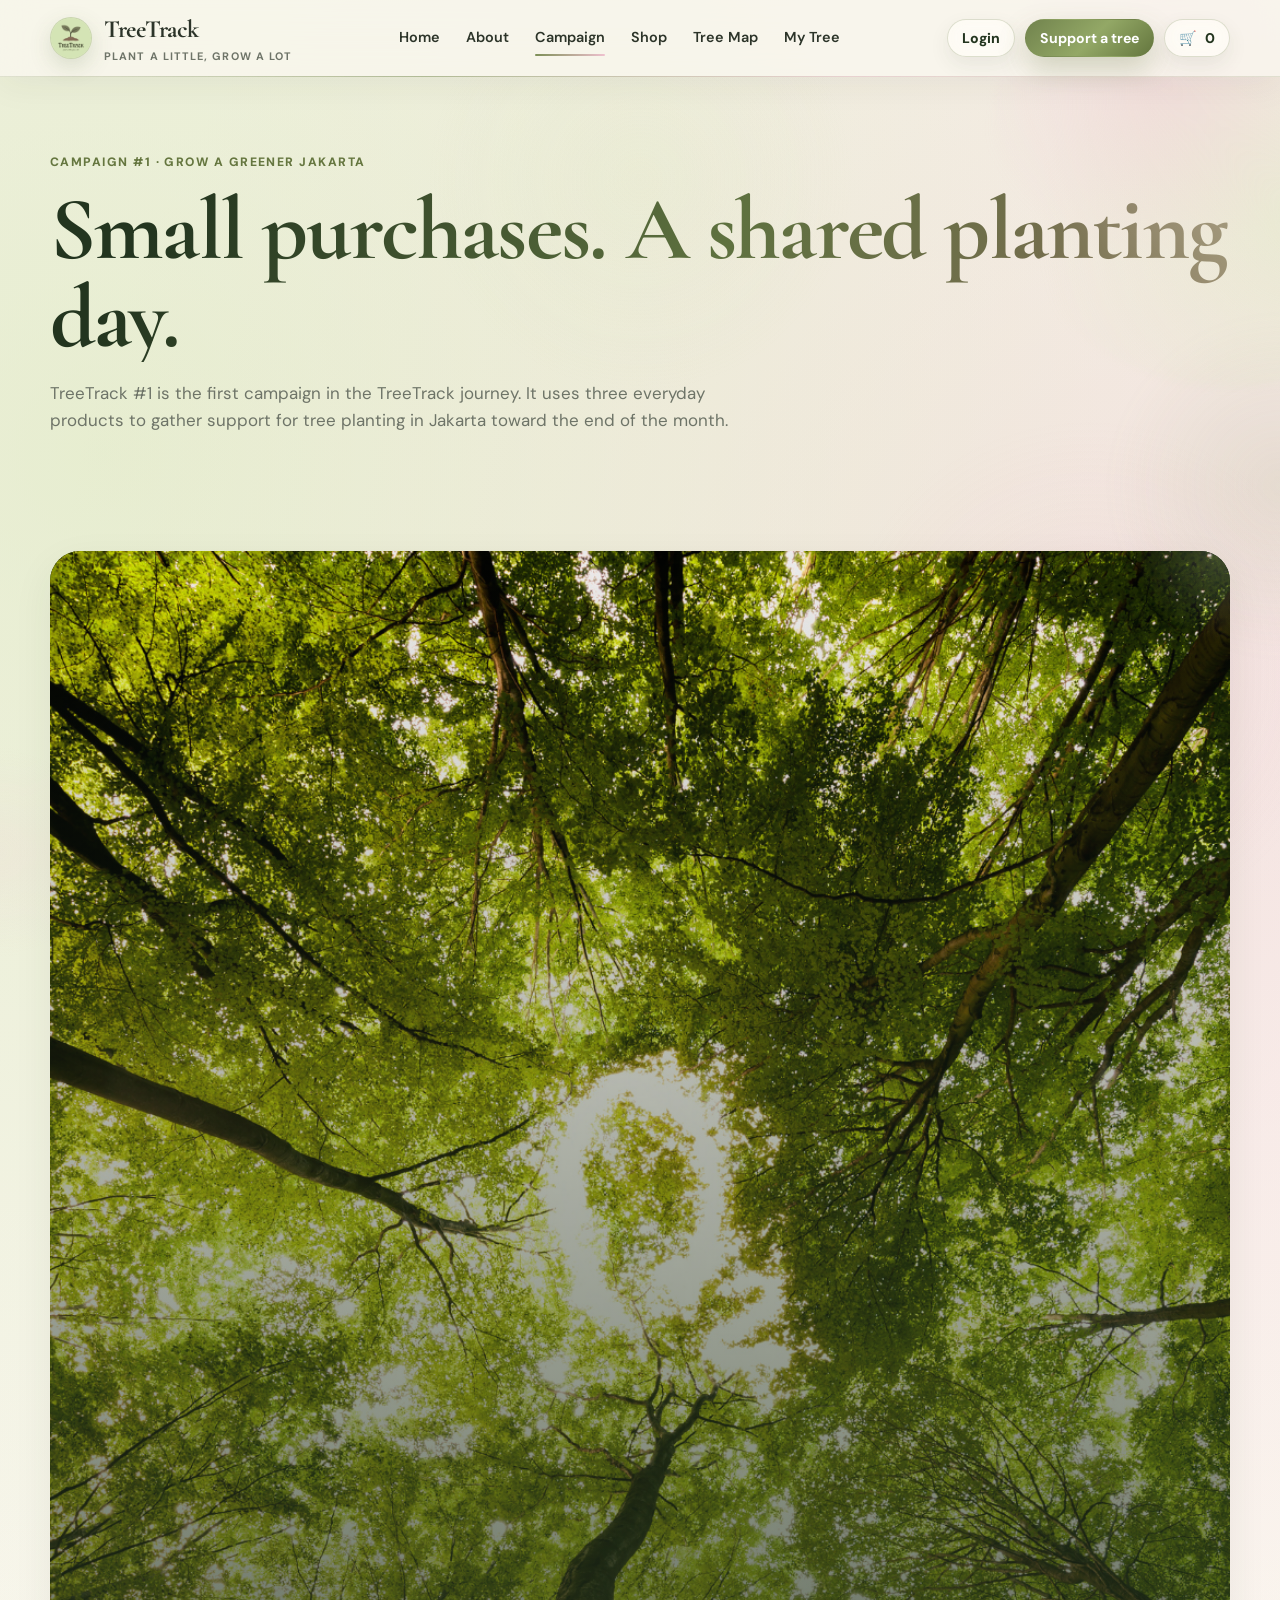
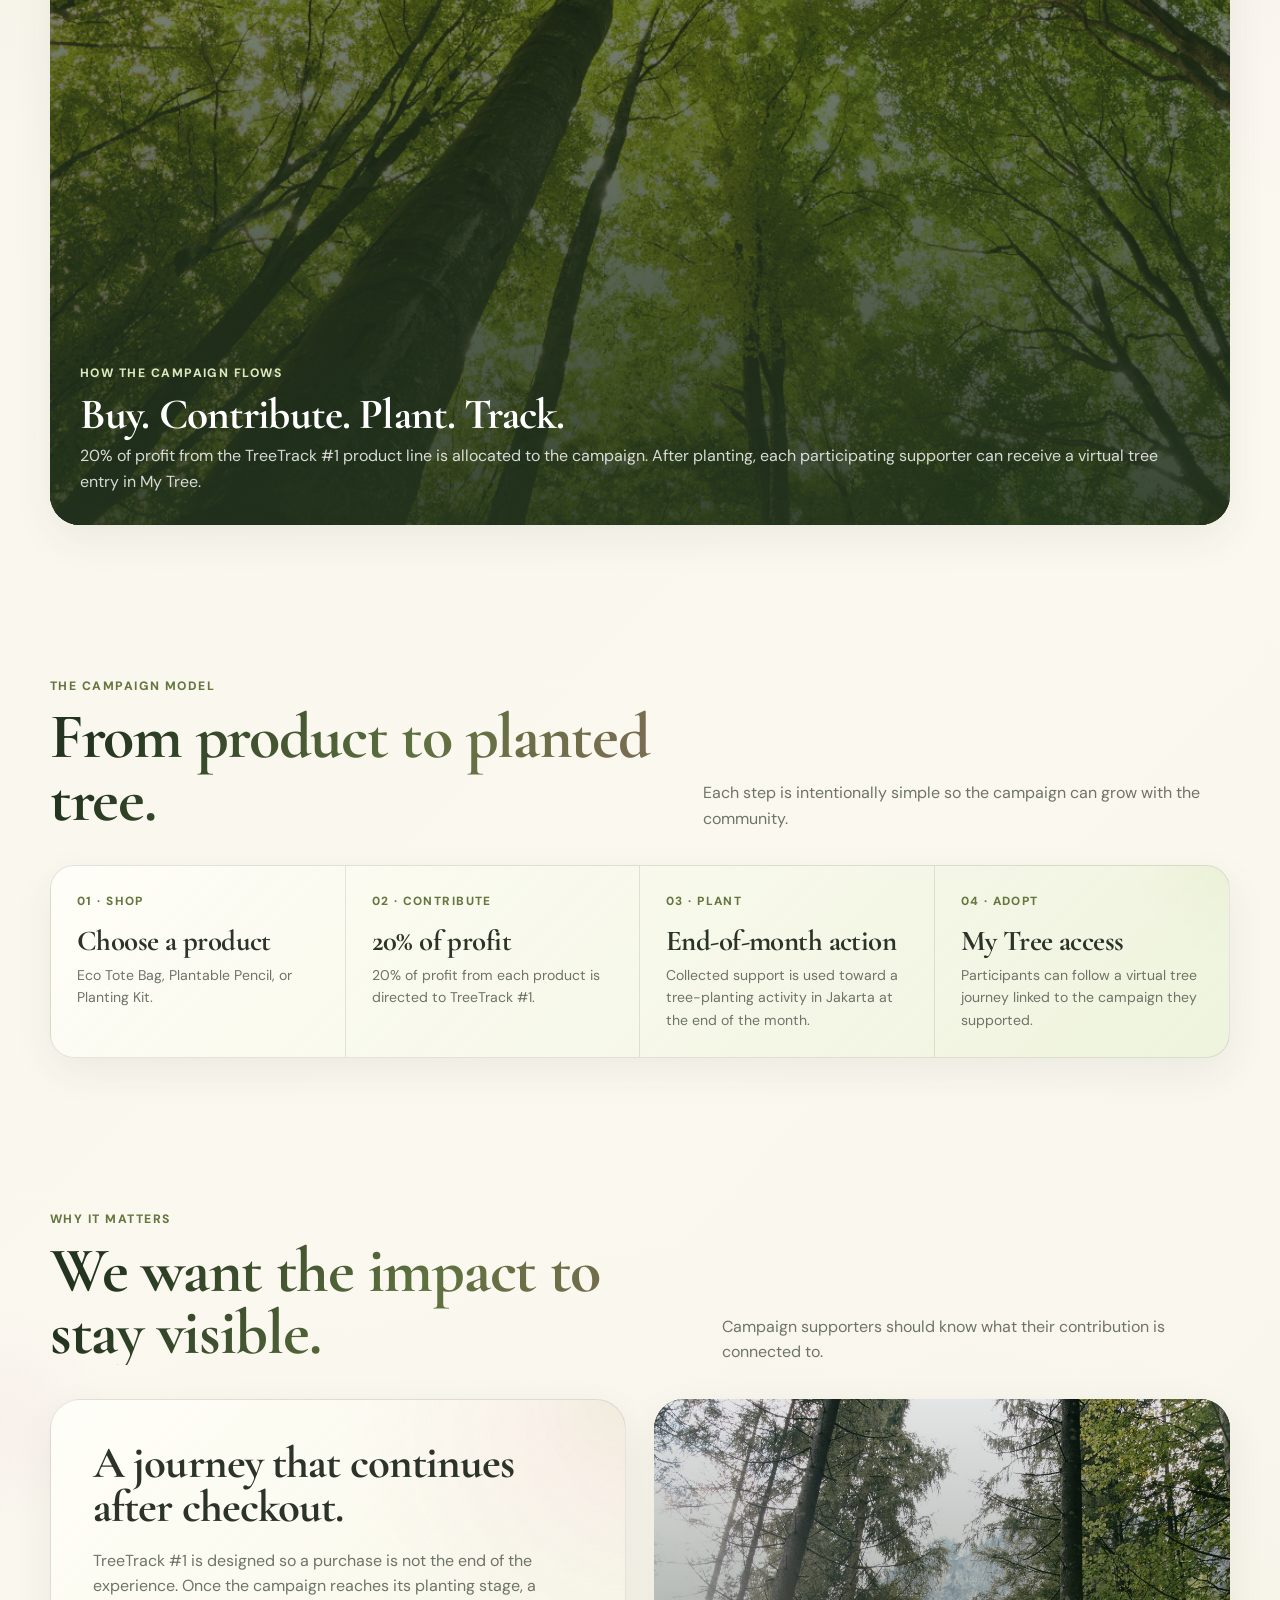
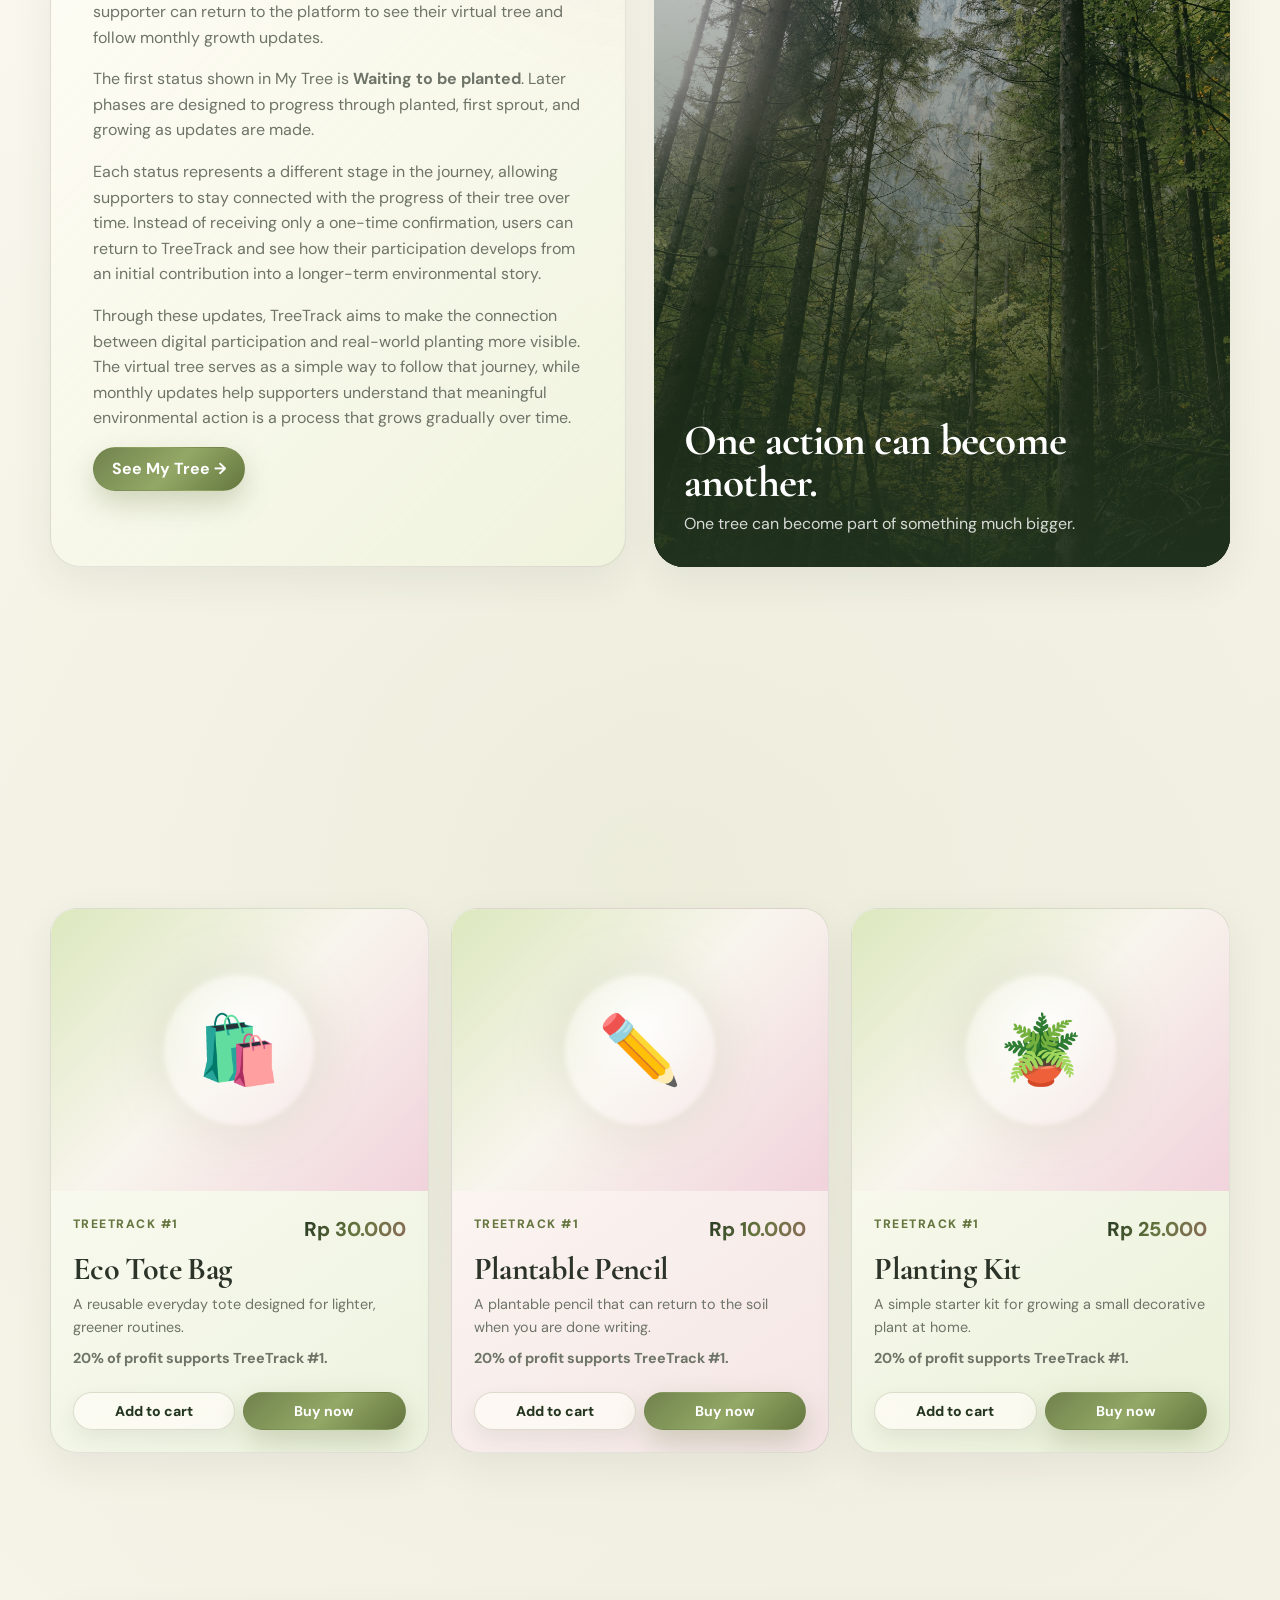
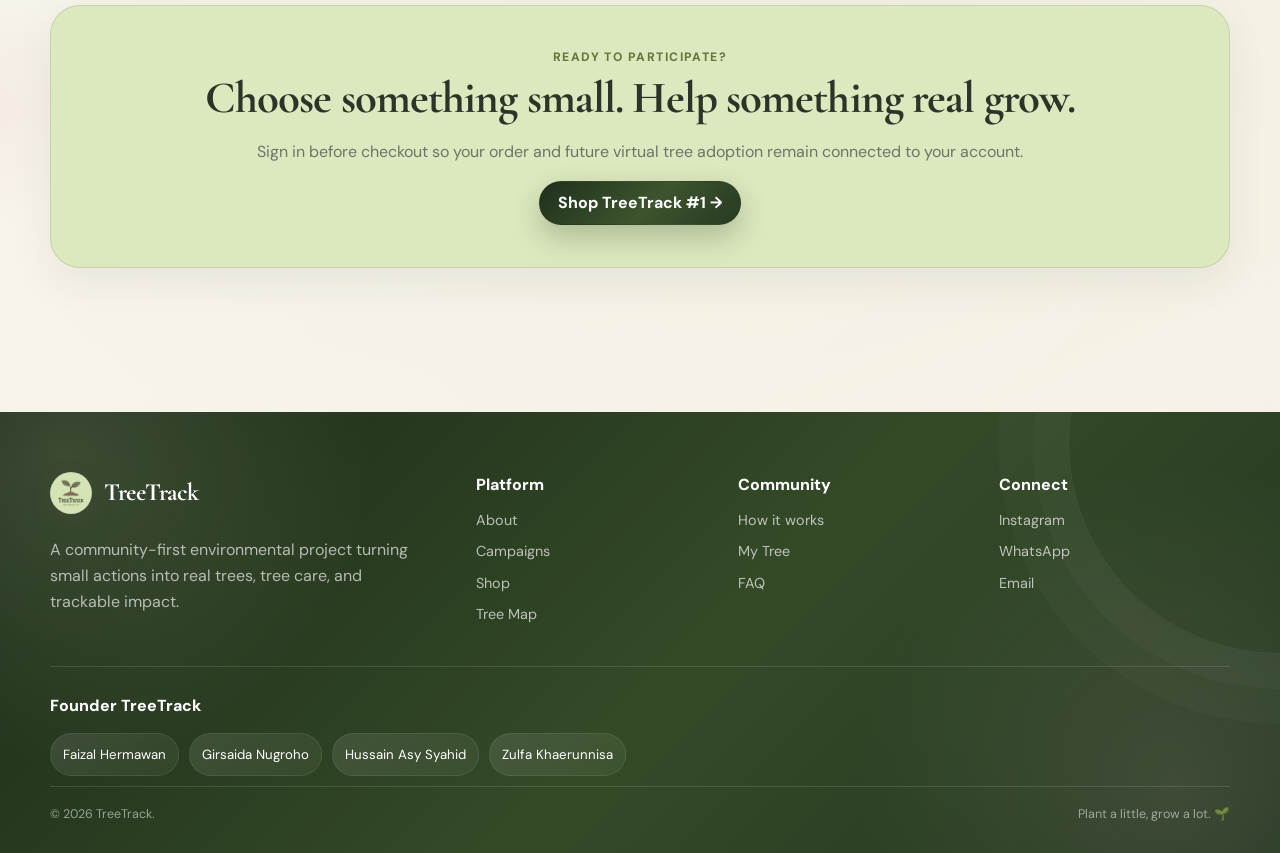
<file: campaign.html>
<!doctype html>
<html lang="en">
<head><meta charset="utf-8"><meta name="viewport" content="width=device-width, initial-scale=1"><meta name="description" content="TreeTrack #1 campaign — buy products, support tree planting, and follow your virtual tree."><title>TreeTrack #1 Campaign</title><link rel="icon" href="assets/treetrack-logo.png"><link rel="stylesheet" href="css/styles.css"></head>
<body>
<header class="site-header"><div class="container navbar"><a class="brand" href="index.html"><span class="brand-mark"><img src="assets/treetrack-logo.png" alt="TreeTrack logo"></span><span><span class="brand-name">TreeTrack</span><span class="brand-tag">plant a little, grow a lot</span></span></a><button class="mobile-toggle" data-mobile-toggle type="button">☰</button><nav class="nav-links"><a href="index.html">Home</a><a href="about.html">About</a><a href="campaign.html">Campaign</a><a href="shop.html">Shop</a><a href="map.html">Tree Map</a><a href="my-tree.html">My Tree</a></nav><div class="nav-actions"><a class="btn btn-outline small" href="login.html" data-auth-link>Login</a><a class="btn btn-primary small" href="shop.html">Support a tree</a><a class="btn btn-outline small" href="checkout.html">🛒 <span data-cart-count>0</span></a></div></div></header>
<main>
  <section class="page-hero"><div class="container page-hero-inner"><div class="kicker">Campaign #1 · Grow a greener Jakarta</div><h1>Small purchases. A shared planting day.</h1><p>TreeTrack #1 is the first campaign in the TreeTrack journey. It uses three everyday products to gather support for tree planting in Jakarta toward the end of the month.</p></div></section>
  <section class="section tight"><div class="container"><div class="photo-card" style="min-height:560px"><img src="assets/Background5.png" alt="People planting a young tree"><div class="overlay"></div><div class="photo-copy"><div class="kicker" style="color:var(--sage)">How the campaign flows</div><h3>Buy. Contribute. Plant. Track.</h3><p>20% of profit from the TreeTrack #1 product line is allocated to the campaign. After planting, each participating supporter can receive a virtual tree entry in My Tree.</p></div></div></div></section>
  <section class="section" id="campaign-flow"><div class="container"><div class="section-head"><div><div class="kicker">The campaign model</div><h2>From product to planted tree.</h2></div><p>Each step is intentionally simple so the campaign can grow with the community.</p></div><div class="timeline"><article class="timeline-item"><div class="num">01 · SHOP</div><h3>Choose a product</h3><p>Eco Tote Bag, Plantable Pencil, or Planting Kit.</p></article><article class="timeline-item"><div class="num">02 · CONTRIBUTE</div><h3>20% of profit</h3><p>20% of profit from each product is directed to TreeTrack #1.</p></article><article class="timeline-item"><div class="num">03 · PLANT</div><h3>End-of-month action</h3><p>Collected support is used toward a tree-planting activity in Jakarta at the end of the month.</p></article><article class="timeline-item"><div class="num">04 · ADOPT</div><h3>My Tree access</h3><p>Participants can follow a virtual tree journey linked to the campaign they supported.</p></article></div></div></section>
  <section class="section tight"><div class="container"><div class="section-head"><div><div class="kicker">Why it matters</div><h2>We want the impact to stay visible.</h2></div><p>Campaign supporters should know what their contribution is connected to.</p></div><div class="split"><div class="text-card"><h3>A journey that continues after checkout.</h3><p>
  TreeTrack #1 is designed so a purchase is not the end of the experience.
  Once the campaign reaches its planting stage, a supporter can return to the
  platform to see their virtual tree and follow monthly growth updates.
</p>

<p>
  The first status shown in My Tree is <strong>Waiting to be planted</strong>.
  Later phases are designed to progress through planted, first sprout, and
  growing as updates are made.
</p>

<p>
  Each status represents a different stage in the journey, allowing supporters
  to stay connected with the progress of their tree over time. Instead of
  receiving only a one-time confirmation, users can return to TreeTrack and
  see how their participation develops from an initial contribution into a
  longer-term environmental story.
</p>

<p>
  Through these updates, TreeTrack aims to make the connection between digital
  participation and real-world planting more visible. The virtual tree serves
  as a simple way to follow that journey, while monthly updates help supporters
  understand that meaningful environmental action is a process that grows
  gradually over time.
</p><a class="btn btn-primary" href="my-tree.html" data-require-login="my-tree.html">See My Tree →</a></div><div class="photo-card"><img src="assets/Background6.png" alt="Green landscape and environmental setting"><div class="overlay"></div><div class="photo-copy"><h3>One action can become another.</h3><p>One tree can become part of something much bigger.</p></div></div></div></div></section>
  <section class="section"><div class="container"><div class="section-head"><div><div class="kicker">Campaign products</div><h2>Support TreeTrack #1 with something useful.</h2></div><p>Every product below carries the same TreeTrack #1 contribution logic.</p></div><div class="products" id="productGrid"></div></div></section>
  <section class="section tight"><div class="container"><div class="text-card" style="text-align:center;background:var(--sage)"><div class="kicker">Ready to participate?</div><h3>Choose something small. Help something real grow.</h3><p>Sign in before checkout so your order and future virtual tree adoption remain connected to your account.</p><a class="btn btn-dark" href="shop.html">Shop TreeTrack #1 →</a></div></div></section>
</main>
<footer class="site-footer"><div class="container"><div class="footer-grid"><div class="footer-brand"><div class="brand"><span class="brand-mark"><img src="assets/treetrack-logo.png" alt=""></span><span class="brand-name">TreeTrack</span></div><p>A community-first environmental project turning small actions into real trees, tree care, and trackable impact.</p></div><div><div class="footer-title">Platform</div><div class="footer-links"><a href="about.html">About</a><a href="campaign.html">Campaigns</a><a href="shop.html">Shop</a><a href="map.html">Tree Map</a></div></div><div><div class="footer-title">Community</div><div class="footer-links"><a href="about.html#how">How it works</a><a href="my-tree.html">My Tree</a><a href="about.html#faq">FAQ</a></div></div><div><div class="footer-title">Connect</div><div class="footer-links"><a href="https://instagram.com/treetrack.id" target="_blank" rel="noopener">Instagram</a><a href="https://wa.me/6287840808615" target="_blank" rel="noopener">WhatsApp</a><a href="mailto:treetrack.ir@gmail.com">Email</a></div></div></div><div class="footer-founders"><div class="footer-title">Founder TreeTrack</div><div class="founder-list"><span class="founder">Faizal Hermawan</span><span class="founder">Girsaida Nugroho</span><span class="founder">Hussain Asy Syahid</span><span class="founder">Zulfa Khaerunnisa</span></div></div><div class="footer-bottom"><span>© <span data-year></span> TreeTrack.</span><span>Plant a little, grow a lot. 🌱</span></div></div></footer><div class="toast"></div><script src="js/app.js"></script>
</body></html>
</file>
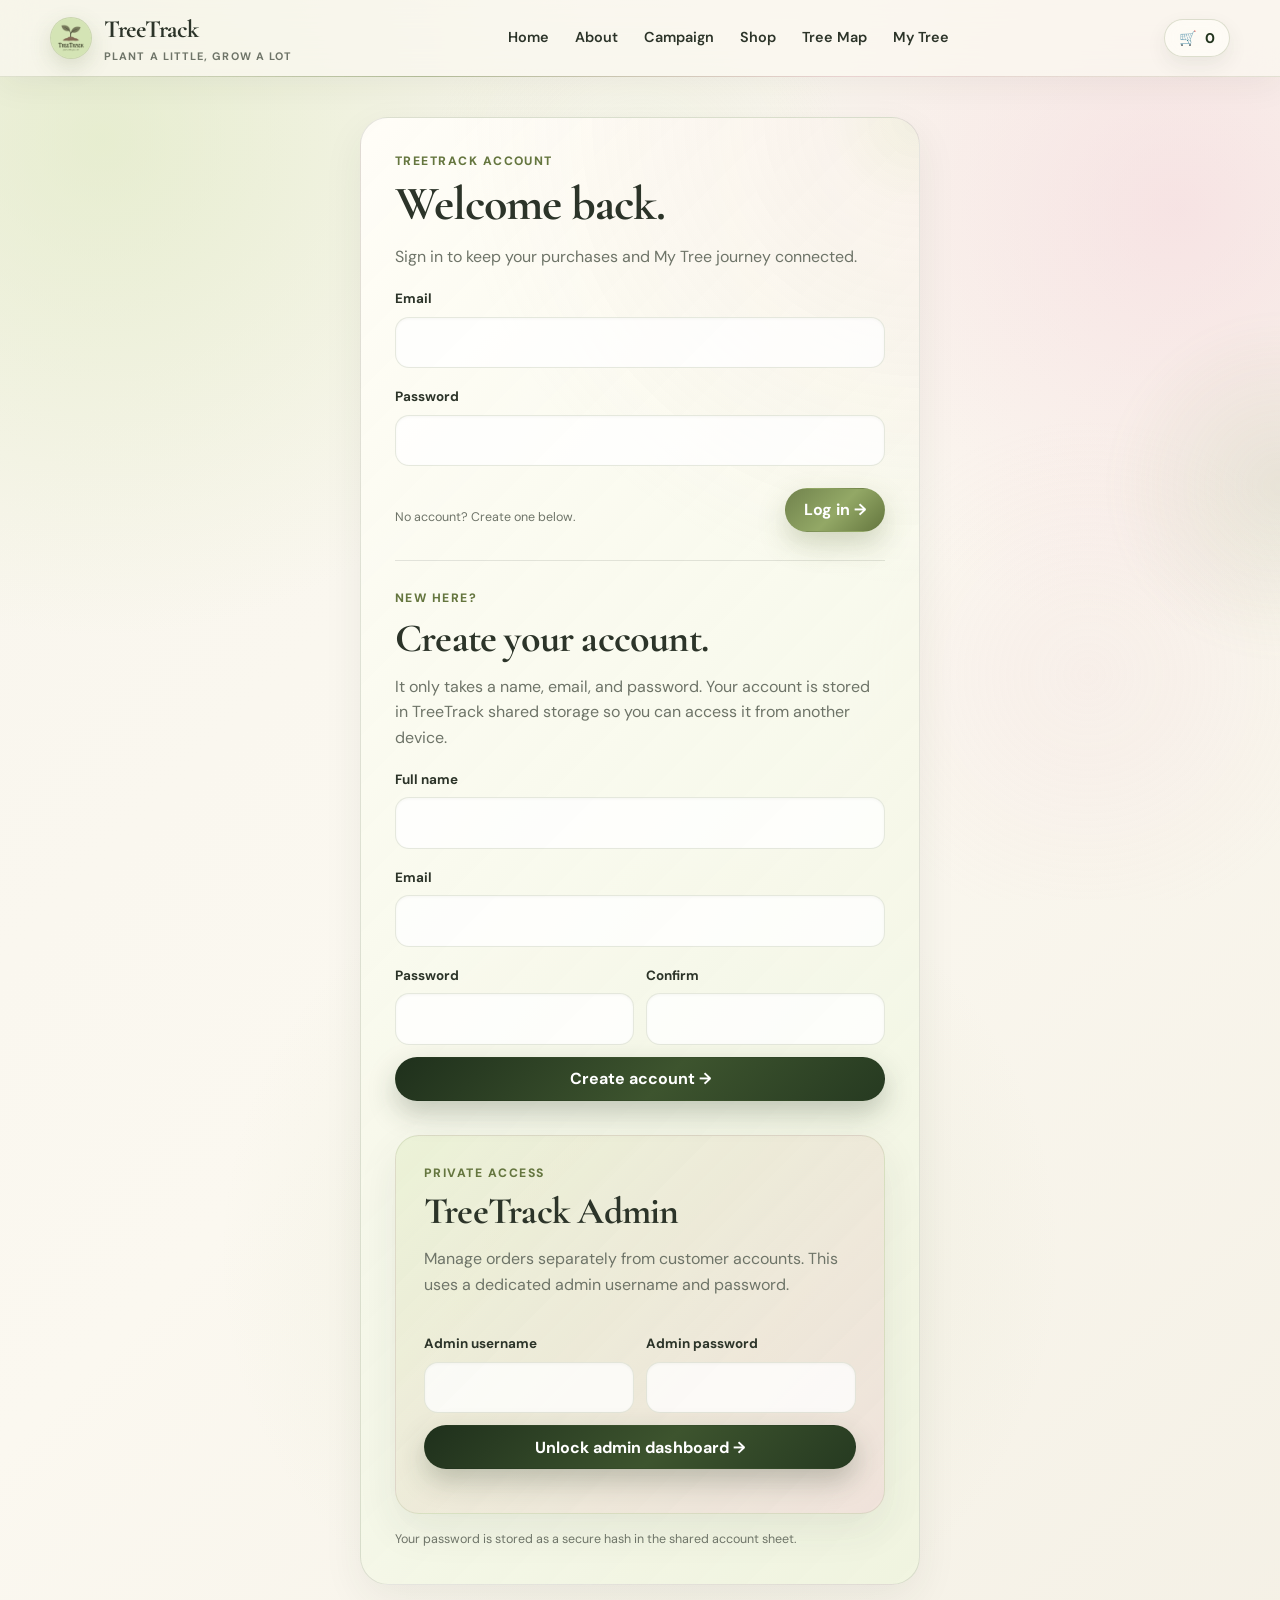
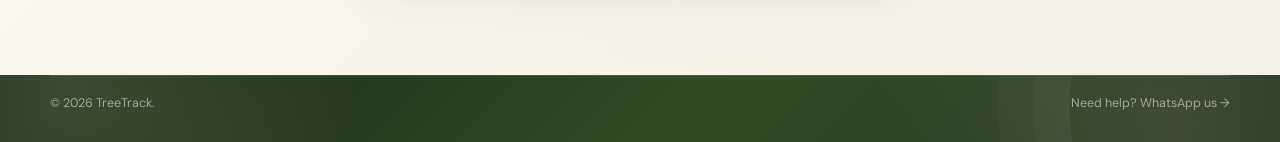
<file: checkout.html>
<!doctype html>
<html lang="en">
<head><meta charset="utf-8"><meta name="viewport" content="width=device-width, initial-scale=1"><meta name="description" content="TreeTrack checkout and buyer information form."><title>TreeTrack Checkout</title><link rel="icon" href="assets/treetrack-logo.png"><link rel="stylesheet" href="css/styles.css"></head>
<body>
<header class="site-header"><div class="container navbar"><a class="brand" href="index.html"><span class="brand-mark"><img src="assets/treetrack-logo.png" alt="TreeTrack logo"></span><span><span class="brand-name">TreeTrack</span><span class="brand-tag">plant a little, grow a lot</span></span></a><button class="mobile-toggle" data-mobile-toggle type="button">☰</button><nav class="nav-links"><a href="index.html">Home</a><a href="about.html">About</a><a href="campaign.html">Campaign</a><a href="shop.html">Shop</a><a href="map.html">Tree Map</a><a href="my-tree.html">My Tree</a></nav><div class="nav-actions"><a class="btn btn-outline small" href="account.html" data-auth-link>Login</a></div></div></header>
<main><section class="page-hero"><div class="container page-hero-inner"><div class="kicker">Checkout</div><h1>Let’s get your details.</h1><p>Complete the short form, then continue to WhatsApp for manual payment and confirmation.</p></div></section><section class="section tight"><div class="container" id="checkoutRoot"></div></section></main>
<footer class="site-footer"><div class="container"><div class="footer-bottom"><span>© <span data-year></span> TreeTrack.</span><span>Manual payment via WhatsApp · TreeTrack #1</span></div></div></footer><div class="toast"></div><script src="js/app.js"></script>
</body></html>
</file>
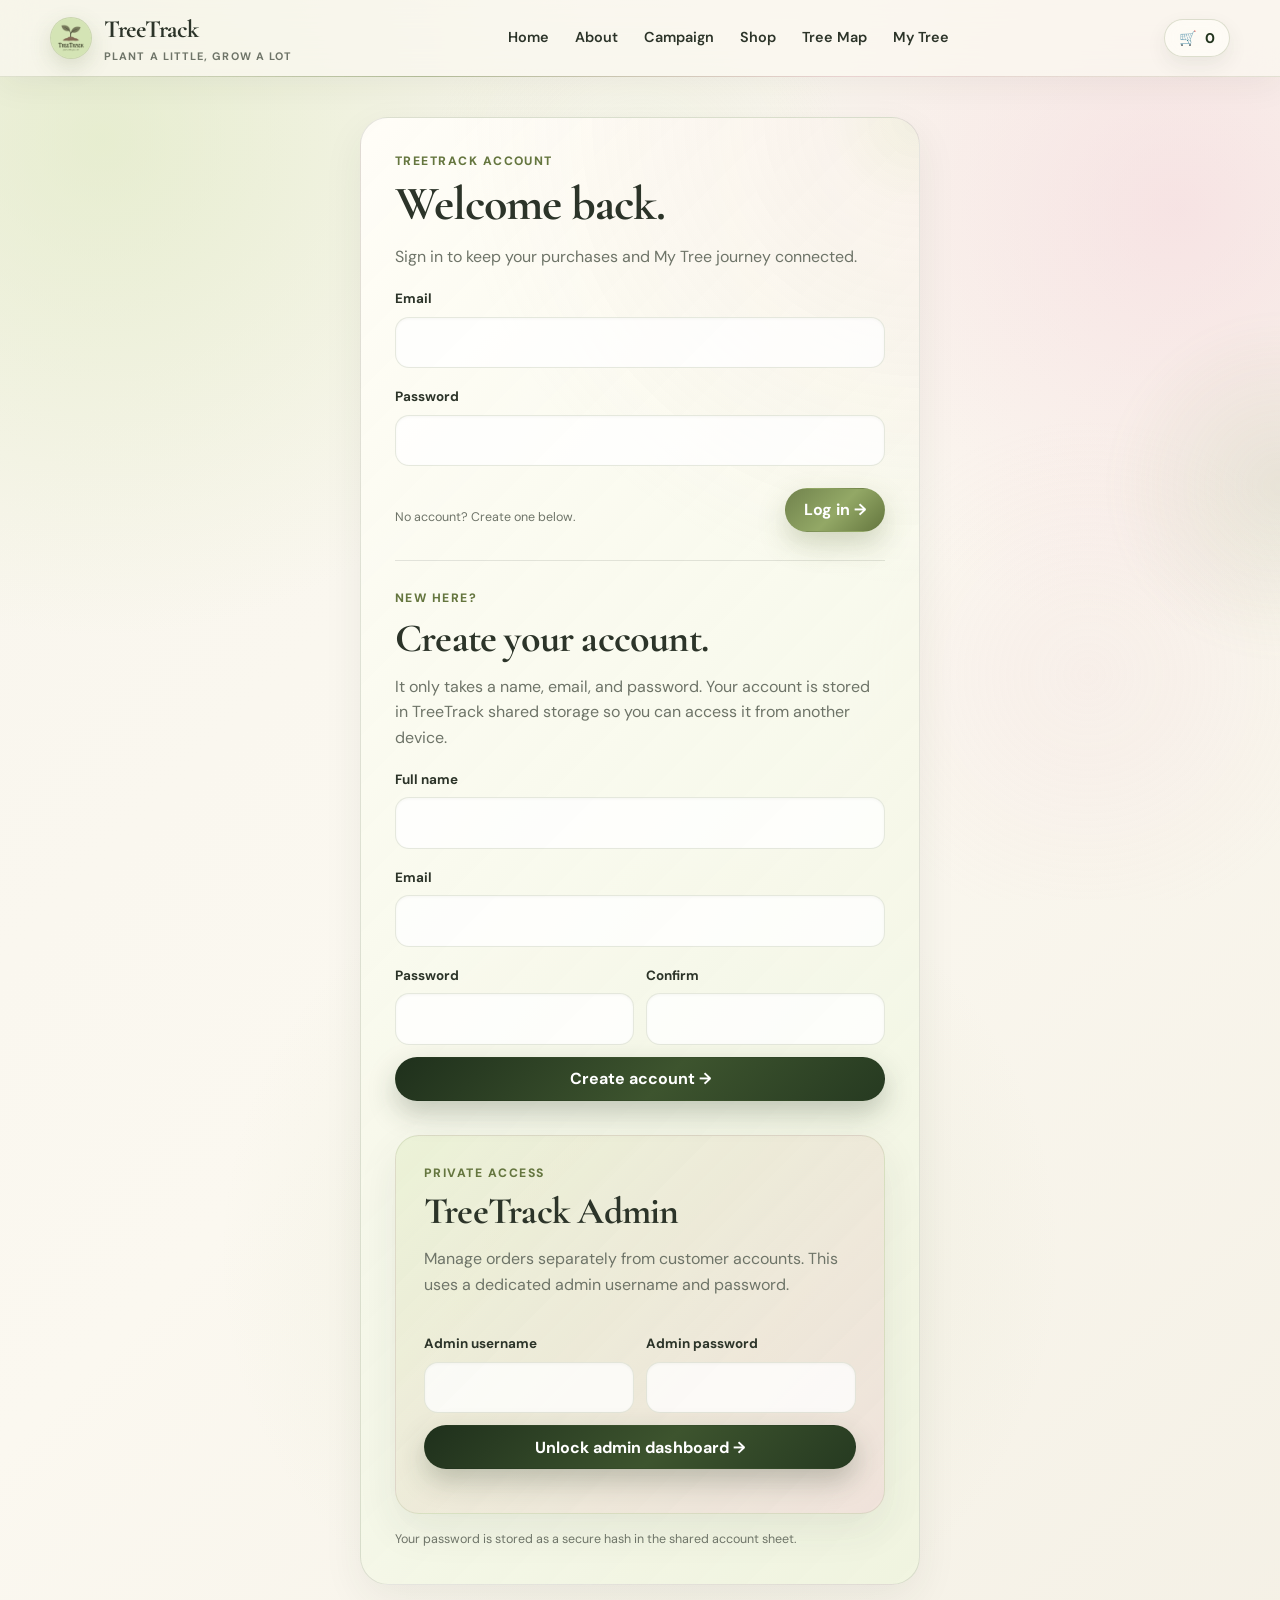
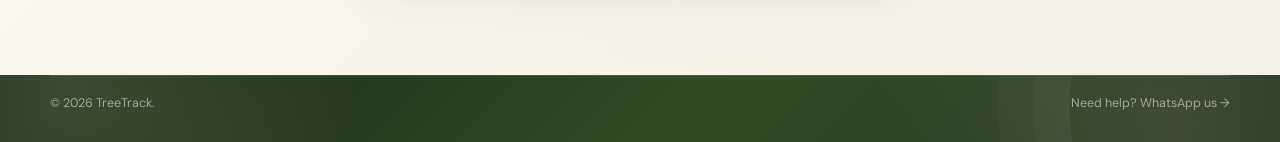
<file: login.html>
<!doctype html>
<html lang="en">
<head><meta charset="utf-8"><meta name="viewport" content="width=device-width, initial-scale=1"><meta name="description" content="TreeTrack login and account registration."><title>TreeTrack Login</title><link rel="icon" href="assets/treetrack-logo.png"><link rel="stylesheet" href="css/styles.css"></head>
<body>
<header class="site-header"><div class="container navbar"><a class="brand" href="index.html"><span class="brand-mark"><img src="assets/treetrack-logo.png" alt="TreeTrack logo"></span><span><span class="brand-name">TreeTrack</span><span class="brand-tag">plant a little, grow a lot</span></span></a><button class="mobile-toggle" data-mobile-toggle type="button">☰</button><nav class="nav-links"><a href="index.html">Home</a><a href="about.html">About</a><a href="campaign.html">Campaign</a><a href="shop.html">Shop</a><a href="map.html">Tree Map</a><a href="my-tree.html">My Tree</a></nav><div class="nav-actions"><a class="btn btn-outline small" href="checkout.html">🛒 <span data-cart-count>0</span></a></div></div></header>
<main><div class="form-wrap"><div class="form-card"><div class="kicker">TreeTrack account</div><h1>Welcome back.</h1><p>Sign in to keep your purchases and My Tree journey connected.</p><div id="loginAlert" class="alert error" data-login-notice></div><form id="loginForm"><div class="field"><label for="loginEmail">Email</label><input id="loginEmail" name="email" type="email" autocomplete="email" required></div><div class="field"><label for="loginPassword">Password</label><input id="loginPassword" name="password" type="password" autocomplete="current-password" required></div><div class="form-footer"><span class="form-note">No account? Create one below.</span><button class="btn btn-primary" type="submit">Log in →</button></div></form><hr style="border:0;border-top:1px solid var(--line);margin:28px 0"><div class="kicker">New here?</div><h2 style="font-size:2.5rem">Create your account.</h2><p>It only takes a name, email, and password. Your account is stored in TreeTrack shared storage so you can access it from another device.</p><form id="signupForm"><div class="field"><label for="signupName">Full name</label><input id="signupName" name="name" required autocomplete="name"></div><div class="field"><label for="signupEmail">Email</label><input id="signupEmail" name="email" type="email" required autocomplete="email"></div><div class="form-row"><div class="field"><label for="signupPassword">Password</label><input id="signupPassword" name="password" type="password" minlength="6" required autocomplete="new-password"></div><div class="field"><label for="signupConfirm">Confirm</label><input id="signupConfirm" name="confirm" type="password" minlength="6" required autocomplete="new-password"></div><span></span></div><button class="btn btn-dark block" type="submit">Create account →</button></form><div class="admin-access-card">
<div class="kicker">Private access</div><h2>TreeTrack Admin</h2><p>Manage orders separately from customer accounts. This uses a dedicated admin username and password.</p>
<div id="adminLoginPanel" class="admin-login-panel">
<div id="adminLoginNotice" class="alert error" data-admin-login-notice></div>
<form id="adminLoginForm"><div class="form-row"><div class="field"><label for="adminUsername">Admin username</label><input id="adminUsername" name="username" autocomplete="username" required></div><div class="field"><label for="adminPassword">Admin password</label><input id="adminPassword" name="password" type="password" autocomplete="current-password" required></div><span></span></div><button class="btn btn-dark block" type="submit">Unlock admin dashboard →</button></form>
<div class="form-note"></div>
</div></div>
<div class="form-note">Your password is stored as a secure hash in the shared account sheet.</div></div></div></main>
<footer class="site-footer"><div class="container"><div class="footer-bottom"><span>© <span data-year></span> TreeTrack.</span><span>Need help? <a href="https://wa.me/6287840808615" target="_blank" rel="noopener">WhatsApp us →</a></span></div></div></footer><div class="toast"></div><script src="js/app.js"></script>
</body></html>
</file>
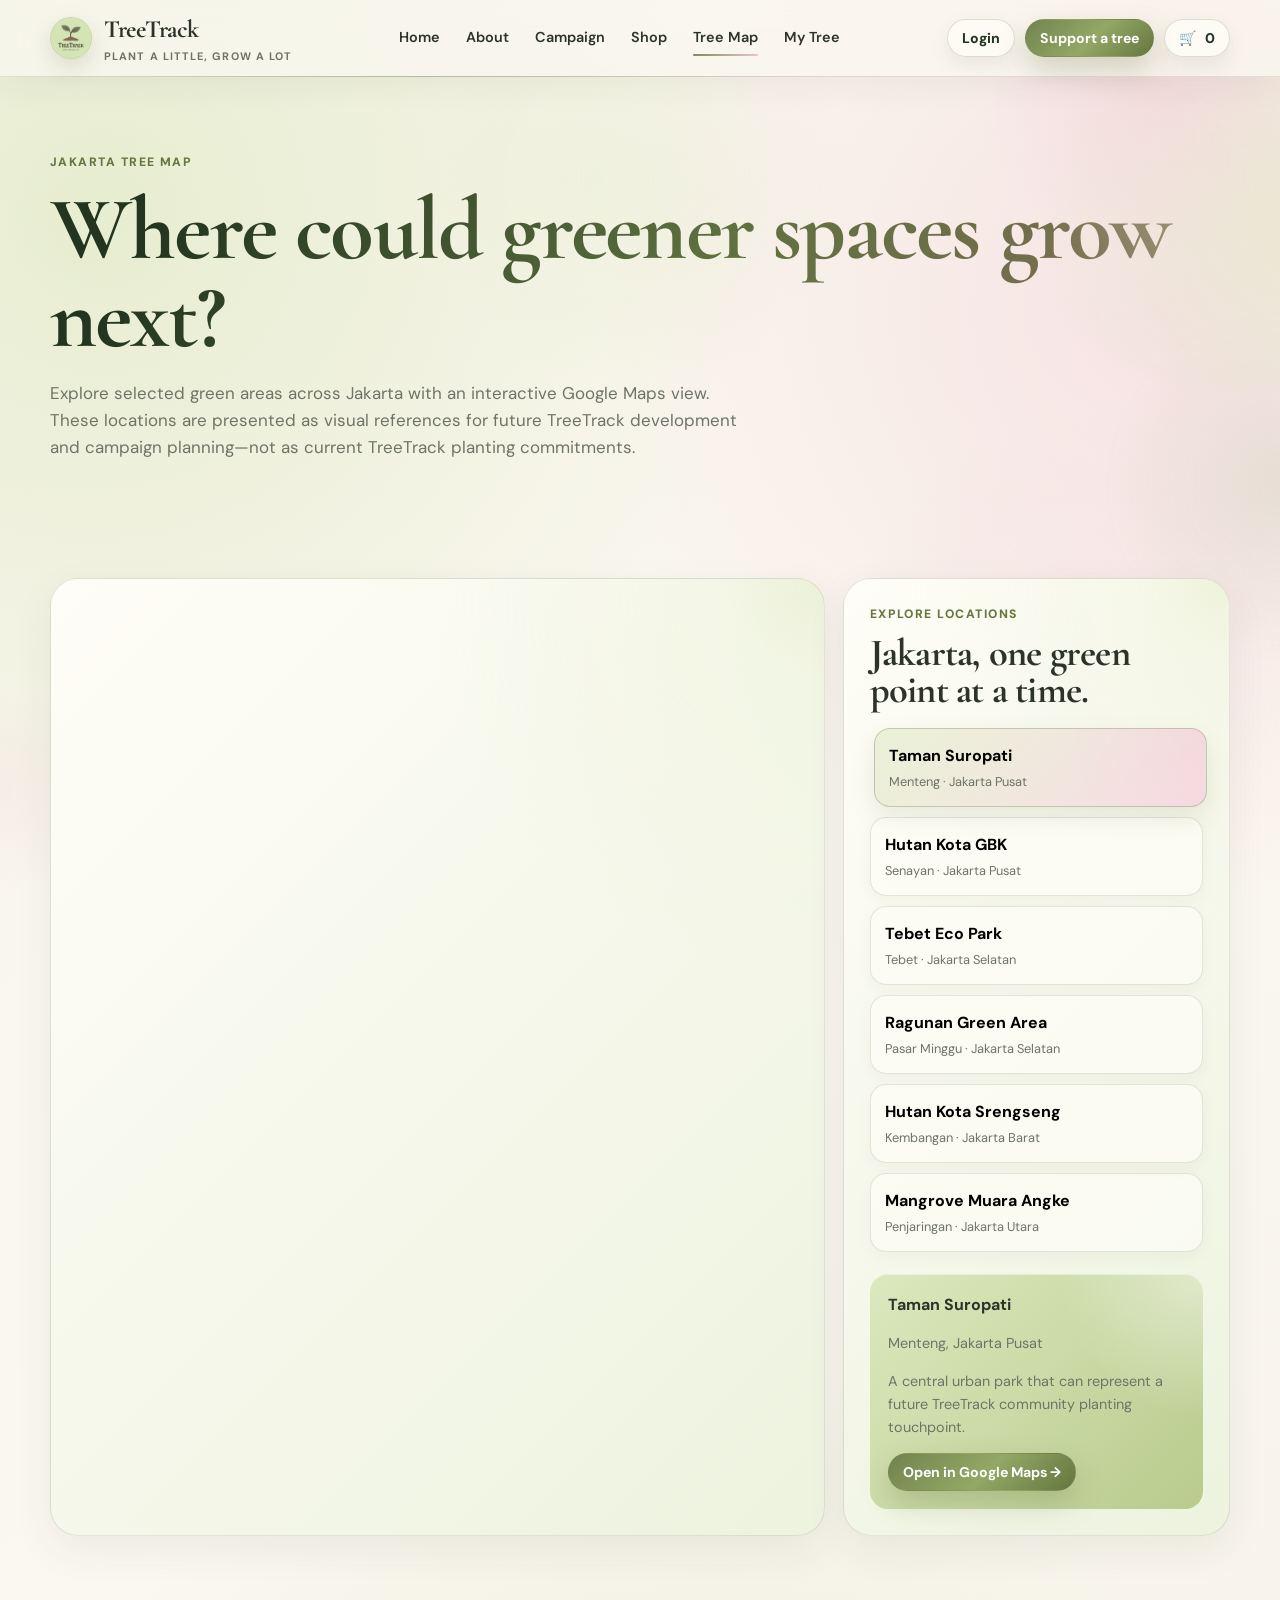
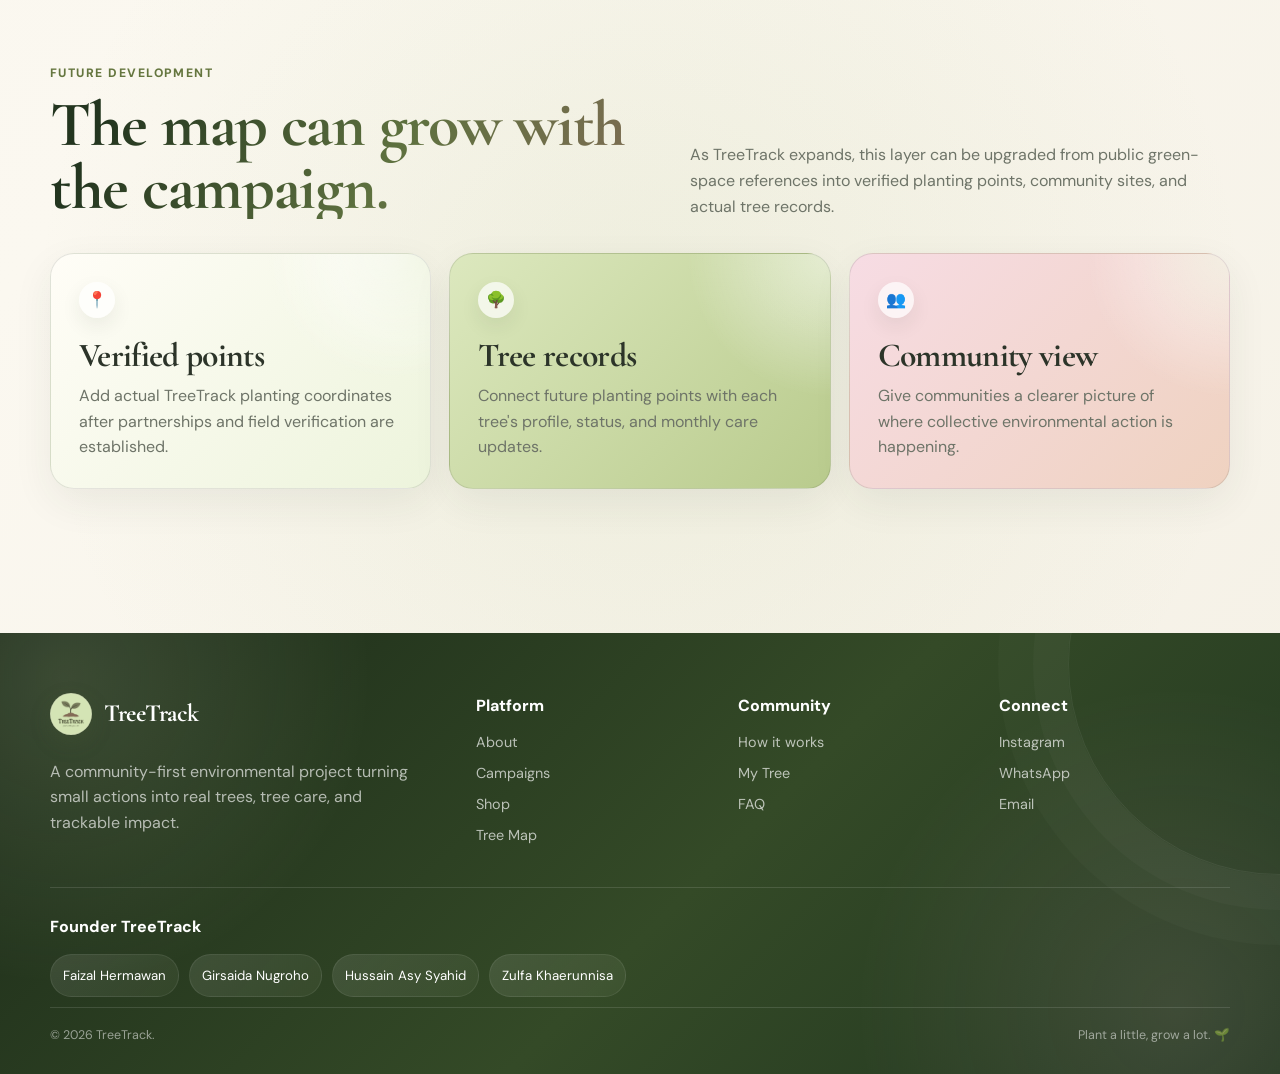
<file: map.html>
<!doctype html>
<html lang="en">
<head><meta charset="utf-8"><meta name="viewport" content="width=device-width, initial-scale=1"><meta name="description" content="TreeTrack interactive Jakarta tree map and future green-space development references."><title>TreeTrack Jakarta Tree Map</title><link rel="icon" href="assets/treetrack-logo.png"><link rel="stylesheet" href="css/styles.css"></head>
<body>
<header class="site-header"><div class="container navbar"><a class="brand" href="index.html"><span class="brand-mark"><img src="assets/treetrack-logo.png" alt="TreeTrack logo"></span><span><span class="brand-name">TreeTrack</span><span class="brand-tag">plant a little, grow a lot</span></span></a><button class="mobile-toggle" data-mobile-toggle type="button">☰</button><nav class="nav-links"><a href="index.html">Home</a><a href="about.html">About</a><a href="campaign.html">Campaign</a><a href="shop.html">Shop</a><a href="map.html">Tree Map</a><a href="my-tree.html">My Tree</a></nav><div class="nav-actions"><a class="btn btn-outline small" href="login.html" data-auth-link>Login</a><a class="btn btn-primary small" href="shop.html">Support a tree</a><a class="btn btn-outline small" href="checkout.html">🛒 <span data-cart-count>0</span></a></div></div></header>
<main>
  <section class="page-hero"><div class="container page-hero-inner"><div class="kicker">Jakarta Tree Map</div><h1>Where could greener spaces grow next?</h1><p>Explore selected green areas across Jakarta with an interactive Google Maps view. These locations are presented as visual references for future TreeTrack development and campaign planning—not as current TreeTrack planting commitments.</p></div></section>
  <section class="section tight"><div class="container"><div class="map-shell"><div class="map-frame"><iframe id="googleMap" title="Interactive Google Map"></iframe></div><aside class="map-side"><div class="kicker">Explore locations</div><h2 style="font-size:2.4rem">Jakarta, one green point at a time.</h2><div class="map-locations">
    <button class="location-btn active" type="button" data-map-id="suropati"><strong>Taman Suropati</strong><span>Menteng · Jakarta Pusat</span></button>
    <button class="location-btn" type="button" data-map-id="gbk"><strong>Hutan Kota GBK</strong><span>Senayan · Jakarta Pusat</span></button>
    <button class="location-btn" type="button" data-map-id="tebet"><strong>Tebet Eco Park</strong><span>Tebet · Jakarta Selatan</span></button>
    <button class="location-btn" type="button" data-map-id="ragunan"><strong>Ragunan Green Area</strong><span>Pasar Minggu · Jakarta Selatan</span></button>
    <button class="location-btn" type="button" data-map-id="srengseng"><strong>Hutan Kota Srengseng</strong><span>Kembangan · Jakarta Barat</span></button>
    <button class="location-btn" type="button" data-map-id="muara-angke"><strong>Mangrove Muara Angke</strong><span>Penjaringan · Jakarta Utara</span></button>
  </div><div class="map-detail" id="mapDetail"></div></aside></div></div></section>
  <section class="section tight"><div class="container"><div class="section-head"><div><div class="kicker">Future development</div><h2>The map can grow with the campaign.</h2></div><p>As TreeTrack expands, this layer can be upgraded from public green-space references into verified planting points, community sites, and actual tree records.</p></div><div class="story-grid"><article class="story-card"><span>📍</span><h3>Verified points</h3><p>Add actual TreeTrack planting coordinates after partnerships and field verification are established.</p></article><article class="story-card"><span>🌳</span><h3>Tree records</h3><p>Connect future planting points with each tree's profile, status, and monthly care updates.</p></article><article class="story-card"><span>👥</span><h3>Community view</h3><p>Give communities a clearer picture of where collective environmental action is happening.</p></article></div></div></section>
</main>
<footer class="site-footer"><div class="container"><div class="footer-grid"><div class="footer-brand"><div class="brand"><span class="brand-mark"><img src="assets/treetrack-logo.png" alt=""></span><span class="brand-name">TreeTrack</span></div><p>A community-first environmental project turning small actions into real trees, tree care, and trackable impact.</p></div><div><div class="footer-title">Platform</div><div class="footer-links"><a href="about.html">About</a><a href="campaign.html">Campaigns</a><a href="shop.html">Shop</a><a href="map.html">Tree Map</a></div></div><div><div class="footer-title">Community</div><div class="footer-links"><a href="about.html#how">How it works</a><a href="my-tree.html">My Tree</a><a href="about.html#faq">FAQ</a></div></div><div><div class="footer-title">Connect</div><div class="footer-links"><a href="https://instagram.com/treetrack.id" target="_blank" rel="noopener">Instagram</a><a href="https://wa.me/6287840808615" target="_blank" rel="noopener">WhatsApp</a><a href="mailto:treetrack.ir@gmail.com">Email</a></div></div></div><div class="footer-founders"><div class="footer-title">Founder TreeTrack</div><div class="founder-list"><span class="founder">Faizal Hermawan</span><span class="founder">Girsaida Nugroho</span><span class="founder">Hussain Asy Syahid</span><span class="founder">Zulfa Khaerunnisa</span></div></div><div class="footer-bottom"><span>© <span data-year></span> TreeTrack.</span><span>Plant a little, grow a lot. 🌱</span></div></div></footer><div class="toast"></div><script src="js/app.js"></script>
</body></html>
</file>
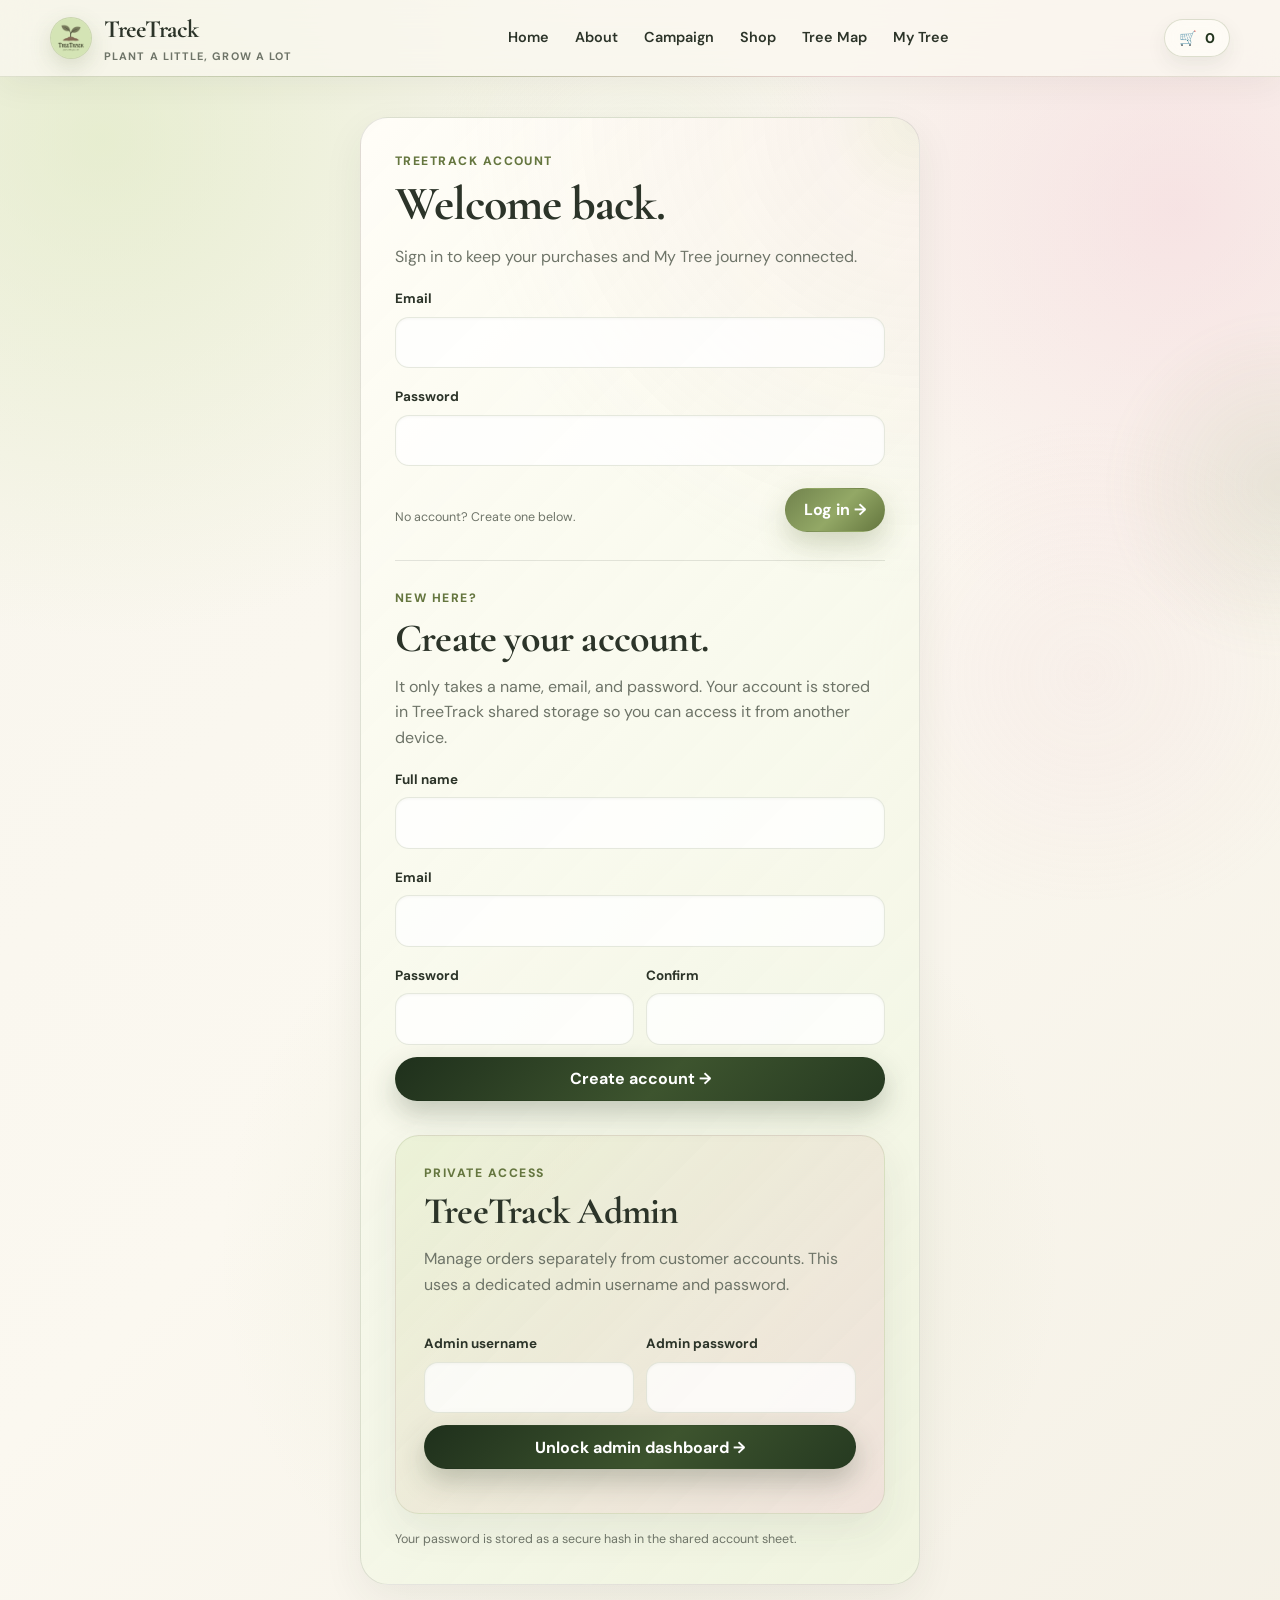
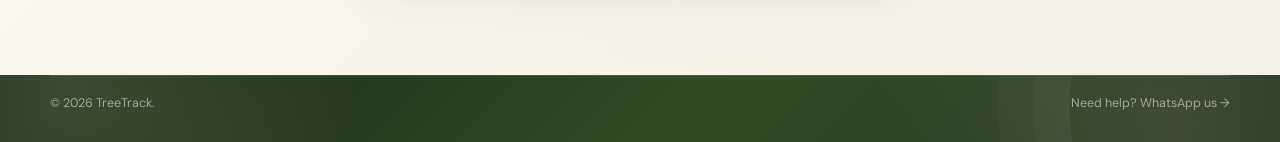
<file: my-tree.html>
<!doctype html>
<html lang="en">
<head><meta charset="utf-8"><meta name="viewport" content="width=device-width, initial-scale=1"><meta name="description" content="TreeTrack My Tree interactive virtual tree growth journey."><title>TreeTrack My Tree</title><link rel="icon" href="assets/treetrack-logo.png"><link rel="stylesheet" href="css/styles.css"></head>
<body>
<header class="site-header"><div class="container navbar"><a class="brand" href="index.html"><span class="brand-mark"><img src="assets/treetrack-logo.png" alt="TreeTrack logo"></span><span><span class="brand-name">TreeTrack</span><span class="brand-tag">plant a little, grow a lot</span></span></a><button class="mobile-toggle" data-mobile-toggle type="button">☰</button><nav class="nav-links"><a href="index.html">Home</a><a href="about.html">About</a><a href="campaign.html">Campaign</a><a href="shop.html">Shop</a><a href="map.html">Tree Map</a><a href="my-tree.html">My Tree</a></nav><div class="nav-actions"><a class="btn btn-outline small" href="account.html" data-auth-link>Login</a><a class="btn btn-outline small" href="shop.html">Shop</a></div></div></header>
<main>
  <section class="page-hero"><div class="container page-hero-inner"><div class="kicker">My Tree · Interactive</div><h1>Watch something real begin.</h1><p>Each TreeTrack #1 purchase can create a virtual tree adoption entry. Monthly campaign updates can move the journey from waiting, to planted, to sprout, to growing.</p></div></section>
  <section class="section tight"><div class="container" id="treeRoot"></div></section>
</main>
<footer class="site-footer"><div class="container"><div class="footer-grid"><div class="footer-brand"><div class="brand"><span class="brand-mark"><img src="assets/treetrack-logo.png" alt=""></span><span class="brand-name">TreeTrack</span></div><p>A community-first environmental project turning small actions into real trees, tree care, and trackable impact.</p></div><div><div class="footer-title">Platform</div><div class="footer-links"><a href="about.html">About</a><a href="campaign.html">Campaign #1</a><a href="shop.html">Shop</a><a href="map.html">Tree Map</a></div></div><div><div class="footer-title">Community</div><div class="footer-links"><a href="account.html">My account</a><a href="about.html#faq">FAQ</a></div></div><div><div class="footer-title">Connect</div><div class="footer-links"><a href="https://instagram.com/treetrack.id" target="_blank" rel="noopener">Instagram</a><a href="https://wa.me/6287840808615" target="_blank" rel="noopener">WhatsApp</a></div></div></div><div class="footer-founders"><div class="footer-title">Founder TreeTrack</div><div class="founder-list"><span class="founder">Faizal Hermawan</span><span class="founder">Girsaida Nugroho</span><span class="founder">Hussain Asy Syahid</span><span class="founder">Zulfa Khaerunnisa</span></div></div><div class="footer-bottom"><span>© <span data-year></span> TreeTrack.</span><span>Plant a little, grow a lot. 🌱</span></div></div></footer><div class="toast"></div><script src="js/app.js"></script>
</body></html>
</file>
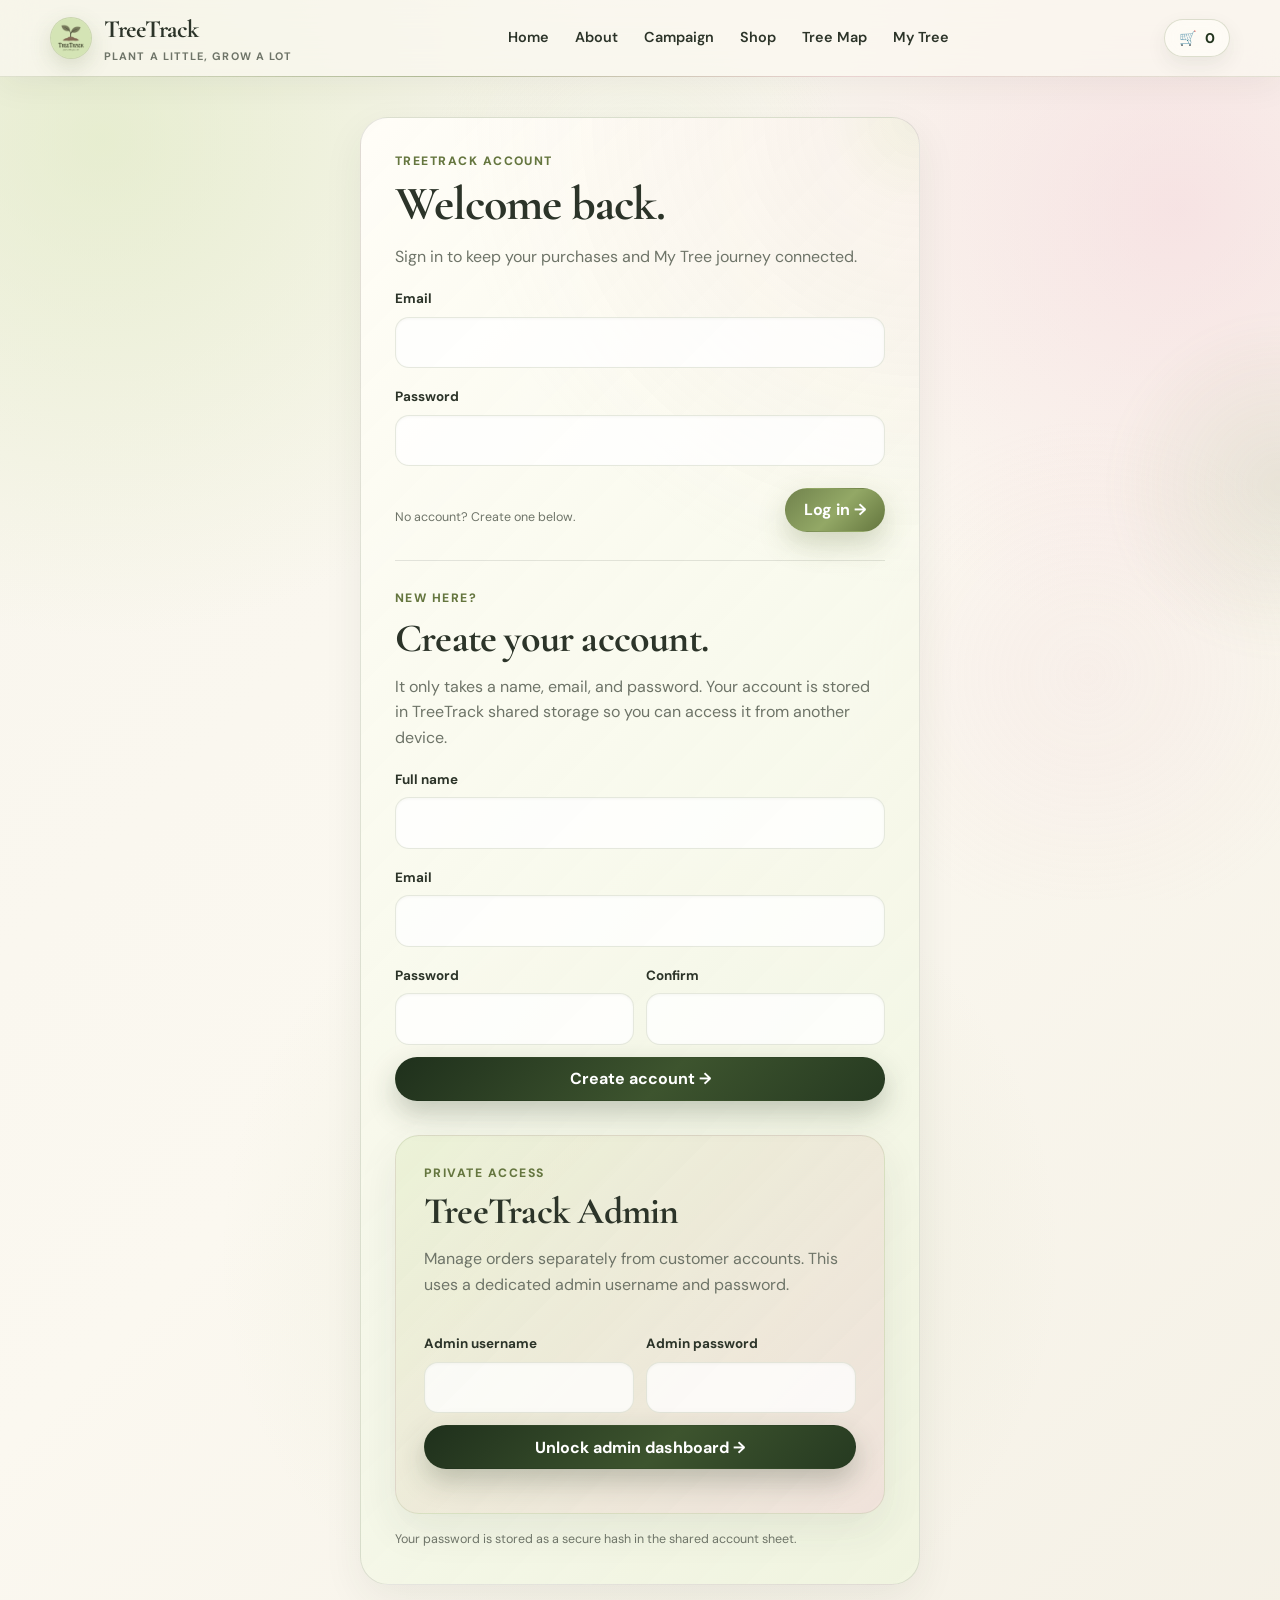
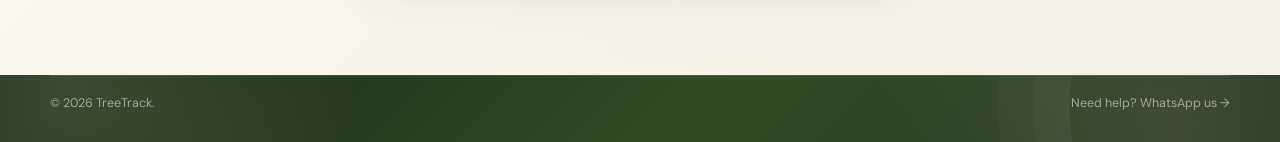
<file: payment.html>
<!doctype html>
<html lang="en">
<head><meta charset="utf-8"><meta name="viewport" content="width=device-width, initial-scale=1"><meta name="description" content="TreeTrack manual payment confirmation via WhatsApp."><title>TreeTrack Payment</title><link rel="icon" href="assets/treetrack-logo.png"><link rel="stylesheet" href="css/styles.css"></head>
<body>
<header class="site-header"><div class="container navbar"><a class="brand" href="index.html"><span class="brand-mark"><img src="assets/treetrack-logo.png" alt="TreeTrack logo"></span><span><span class="brand-name">TreeTrack</span><span class="brand-tag">plant a little, grow a lot</span></span></a><button class="mobile-toggle" data-mobile-toggle type="button">☰</button><nav class="nav-links"><a href="index.html">Home</a><a href="campaign.html">Campaign</a><a href="shop.html">Shop</a><a href="map.html">Tree Map</a><a href="my-tree.html">My Tree</a></nav><div class="nav-actions"><a class="btn btn-outline small" href="account.html" data-auth-link>Login</a></div></div></header>
<main><section class="page-hero"><div class="container page-hero-inner"><div class="kicker">Manual payment</div><h1>Your order is saved.</h1><p>Use the WhatsApp button below to confirm your payment with the TreeTrack team.</p></div></section><section class="section tight"><div class="container" id="paymentRoot"></div></section></main>
<footer class="site-footer"><div class="container"><div class="footer-bottom"><span>© <span data-year></span> TreeTrack.</span><span>WhatsApp: +6287840808615</span></div></div></footer><div class="toast"></div><script src="js/app.js"></script>
</body></html>
</file>
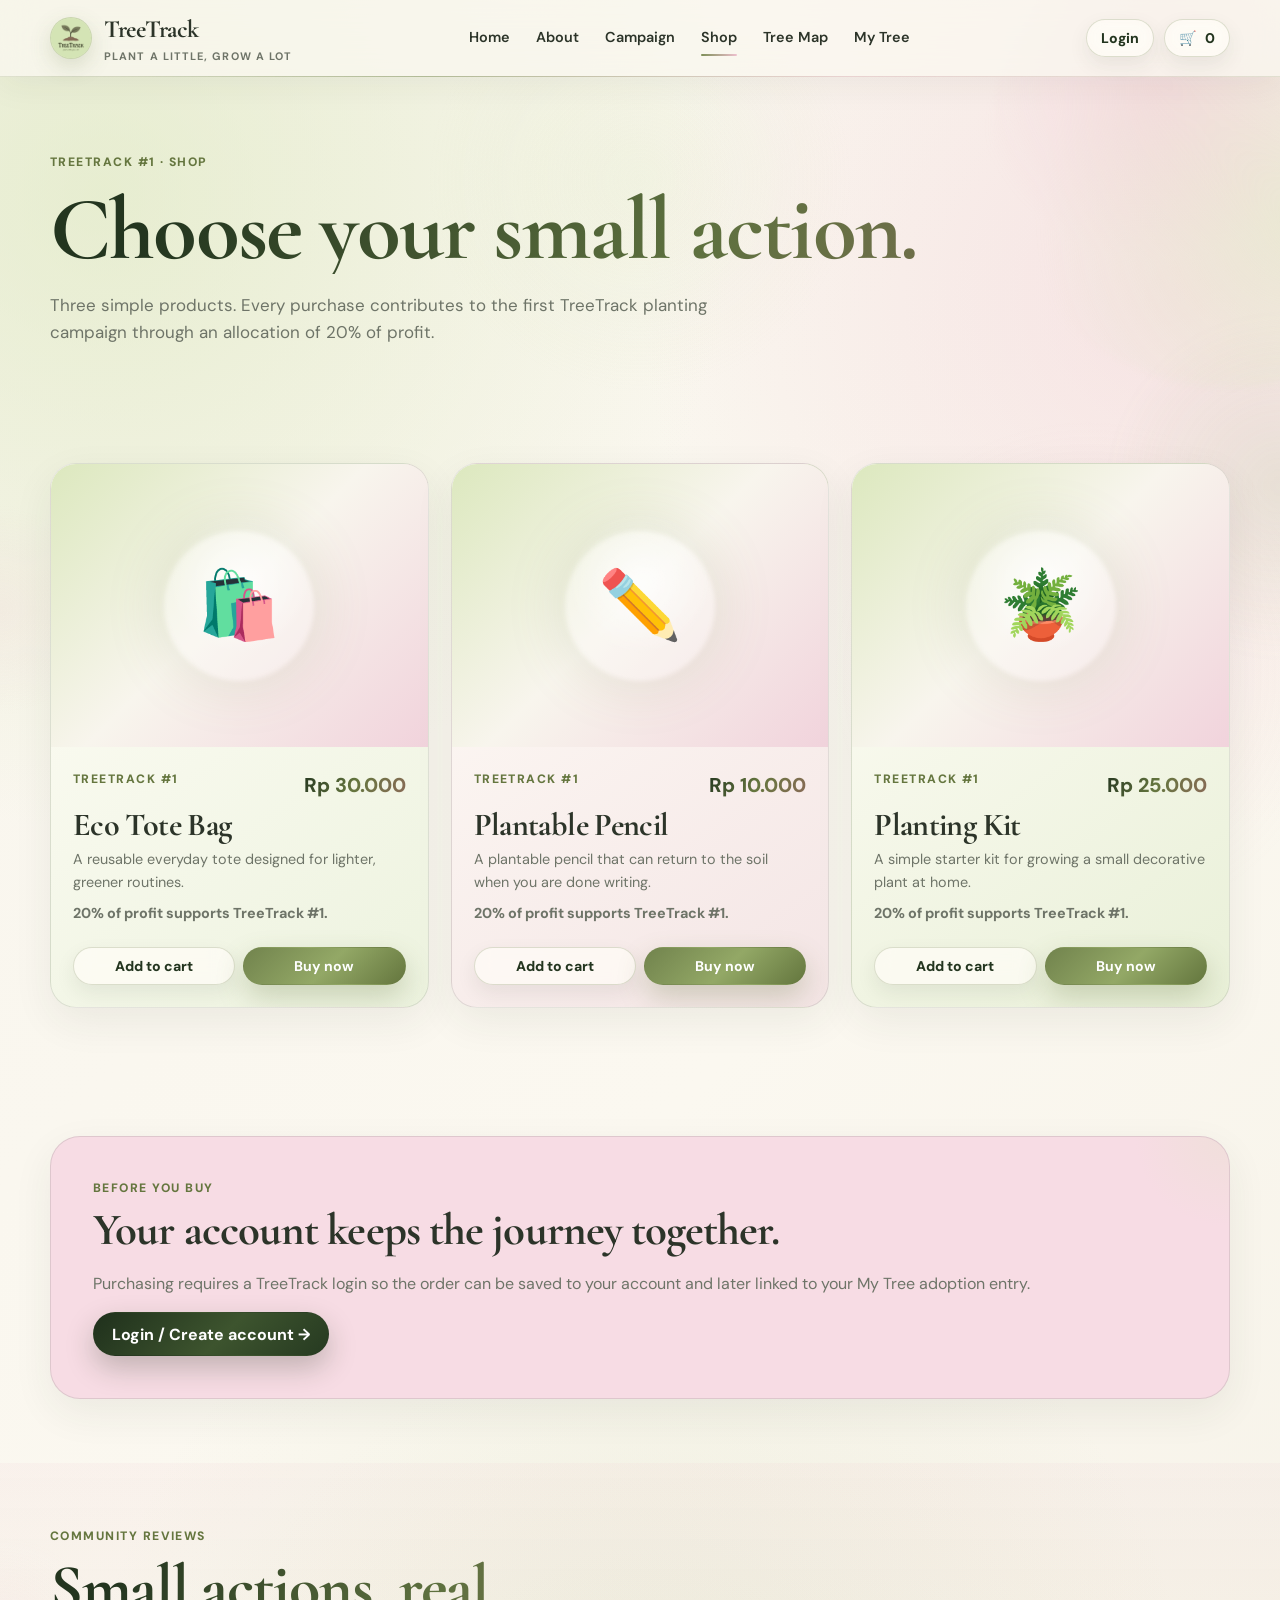
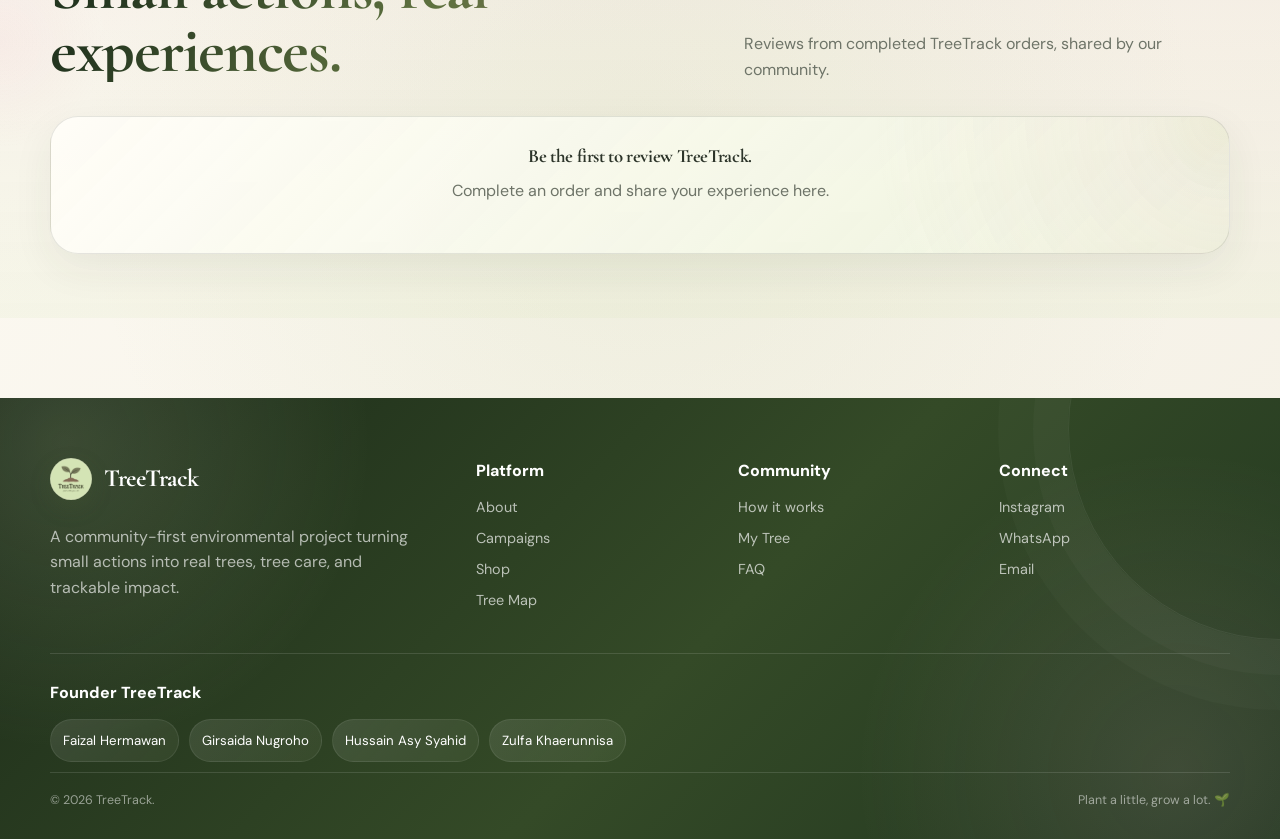
<file: shop.html>
<!doctype html>
<html lang="en">
<head><meta charset="utf-8"><meta name="viewport" content="width=device-width, initial-scale=1"><meta name="description" content="TreeTrack #1 products — eco tote bag, plantable pencil, planting kit."><title>TreeTrack Shop</title><link rel="icon" href="assets/treetrack-logo.png"><link rel="stylesheet" href="css/styles.css"></head>
<body>
<header class="site-header"><div class="container navbar"><a class="brand" href="index.html"><span class="brand-mark"><img src="assets/treetrack-logo.png" alt="TreeTrack logo"></span><span><span class="brand-name">TreeTrack</span><span class="brand-tag">plant a little, grow a lot</span></span></a><button class="mobile-toggle" data-mobile-toggle type="button">☰</button><nav class="nav-links"><a href="index.html">Home</a><a href="about.html">About</a><a href="campaign.html">Campaign</a><a href="shop.html">Shop</a><a href="map.html">Tree Map</a><a href="my-tree.html">My Tree</a></nav><div class="nav-actions"><a class="btn btn-outline small" href="login.html" data-auth-link>Login</a><a class="btn btn-outline small" href="checkout.html">🛒 <span data-cart-count>0</span></a></div></div></header>
<main>
  <section class="page-hero"><div class="container page-hero-inner"><div class="kicker">TreeTrack #1 · Shop</div><h1>Choose your small action.</h1><p>Three simple products. Every purchase contributes to the first TreeTrack planting campaign through an allocation of 20% of profit.</p></div></section>
  <section class="section tight"><div class="container"><div class="products" id="productGrid"></div></div></section>
  <section class="section tight"><div class="container"><div class="text-card" style="background:var(--pink-soft)"><div class="kicker">Before you buy</div><h3>Your account keeps the journey together.</h3><p>Purchasing requires a TreeTrack login so the order can be saved to your account and later linked to your My Tree adoption entry.</p><a class="btn btn-dark" href="login.html?redirect=checkout.html">Login / Create account →</a></div></div></section>
  <section class="section tight shop-reviews-section"><div class="container"><div class="section-head"><div><div class="kicker">Community reviews</div><h2>Small actions, real experiences.</h2></div><p>Reviews from completed TreeTrack orders, shared by our community.</p></div><div class="reviews-grid" id="shopReviews"></div></div></section>
</main>
<footer class="site-footer"><div class="container"><div class="footer-grid"><div class="footer-brand"><div class="brand"><span class="brand-mark"><img src="assets/treetrack-logo.png" alt=""></span><span class="brand-name">TreeTrack</span></div><p>A community-first environmental project turning small actions into real trees, tree care, and trackable impact.</p></div><div><div class="footer-title">Platform</div><div class="footer-links"><a href="about.html">About</a><a href="campaign.html">Campaigns</a><a href="shop.html">Shop</a><a href="map.html">Tree Map</a></div></div><div><div class="footer-title">Community</div><div class="footer-links"><a href="about.html#how">How it works</a><a href="my-tree.html">My Tree</a><a href="about.html#faq">FAQ</a></div></div><div><div class="footer-title">Connect</div><div class="footer-links"><a href="https://instagram.com/treetrack.id" target="_blank" rel="noopener">Instagram</a><a href="https://wa.me/6287840808615" target="_blank" rel="noopener">WhatsApp</a><a href="mailto:treetrack.ir@gmail.com">Email</a></div></div></div><div class="footer-founders"><div class="footer-title">Founder TreeTrack</div><div class="founder-list"><span class="founder">Faizal Hermawan</span><span class="founder">Girsaida Nugroho</span><span class="founder">Hussain Asy Syahid</span><span class="founder">Zulfa Khaerunnisa</span></div></div><div class="footer-bottom"><span>© <span data-year></span> TreeTrack.</span><span>Plant a little, grow a lot. 🌱</span></div></div></footer><div class="toast"></div><script src="js/app.js"></script>
</body></html>
</file>
<file: css/styles.css>
@import url('https://fonts.googleapis.com/css2?family=Caveat:wght@500;600&family=Cormorant+Garamond:wght@500;600;700&family=DM+Sans:wght@400;500;600;700&display=swap');

:root {
  --forest: #23351f;
  --forest-2: #31462a;
  --olive: #7d8f57;
  --olive-dark: #65763f;
  --sage: #dce8be;
  --sage-2: #eaf2d7;
  --cream: #f8f5ed;
  --paper: #fffdf7;
  --pink: #efc1cf;
  --pink-soft: #f7dce4;
  --brown: #6b5444;
  --ink: #2c3429;
  --muted: #6e7468;
  --line: rgba(44, 52, 41, 0.12);
  --shadow: 0 18px 50px rgba(43, 53, 36, 0.12);
  --radius: 24px;
  --radius-sm: 16px;
  --max: 1180px;
}

* { box-sizing: border-box; }
html { scroll-behavior: smooth; }
body {
  margin: 0;
  background: var(--cream);
  color: var(--ink);
  font-family: 'DM Sans', Arial, sans-serif;
  line-height: 1.6;
}
a { color: inherit; text-decoration: none; }
button, input, select, textarea { font: inherit; }
button { cursor: pointer; }
img { display: block; max-width: 100%; }

h1, h2, h3, .display {
  font-family: 'Cormorant Garamond', Georgia, serif;
  line-height: 0.98;
  margin: 0;
  letter-spacing: -0.02em;
}
.hand { font-family: 'Caveat', cursive; }
.container { width: min(var(--max), calc(100% - 40px)); margin: 0 auto; }

.site-header {
  position: sticky;
  top: 0;
  z-index: 50;
  backdrop-filter: blur(16px);
  background: rgba(248, 245, 237, 0.9);
  border-bottom: 1px solid var(--line);
}
.navbar {
  min-height: 76px;
  display: flex;
  align-items: center;
  justify-content: space-between;
  gap: 24px;
}
.brand {
  display: inline-flex;
  align-items: center;
  gap: 12px;
  font-weight: 700;
}
.brand-mark {
  width: 42px;
  height: 42px;
  border-radius: 50%;
  overflow: hidden;
  background: var(--sage);
  border: 1px solid rgba(35,53,31,0.1);
  flex: 0 0 auto;
}
.brand-mark img { width: 100%; height: 100%; object-fit: cover; }
.brand-name { font-family: 'Cormorant Garamond', Georgia, serif; font-size: 1.55rem; letter-spacing: -0.02em; }
.brand-tag { display: block; color: var(--muted); font-size: 0.68rem; letter-spacing: .1em; text-transform: uppercase; margin-top: -2px; }
.nav-links { display: flex; gap: 18px; align-items: center; }
.nav-links a, .nav-links button {
  border: 0;
  background: none;
  color: var(--ink);
  font-weight: 600;
  font-size: 0.9rem;
  padding: 8px 4px;
}
.nav-links a:hover, .nav-links button:hover { color: var(--olive-dark); }
.nav-actions { display: flex; align-items: center; gap: 10px; }
.mobile-toggle { display: none; border: 1px solid var(--line); background: var(--paper); padding: 10px 12px; border-radius: 12px; }

.btn {
  display: inline-flex;
  align-items: center;
  justify-content: center;
  gap: 8px;
  min-height: 44px;
  padding: 0 18px;
  border-radius: 999px;
  border: 1px solid transparent;
  font-weight: 700;
  transition: transform .2s ease, background .2s ease, box-shadow .2s ease;
}
.btn:hover { transform: translateY(-1px); }
.btn-primary { background: var(--olive); color: #fff; box-shadow: 0 10px 24px rgba(125,143,87,.25); }
.btn-primary:hover { background: var(--olive-dark); }
.btn-outline { background: var(--paper); border-color: var(--line); }
.btn-pink { background: var(--pink); }
.btn-dark { background: var(--forest); color: #fff; }
.btn-ghost { background: transparent; border-color: var(--line); }
.btn.small { min-height: 38px; padding: 0 14px; font-size: .88rem; }
.btn.block { width: 100%; }

.hero {
  min-height: 78vh;
  padding: 48px 0 40px;
  display: grid;
  align-items: center;
}
.hero-panel {
  position: relative;
  min-height: 640px;
  border-radius: 36px;
  overflow: hidden;
  background: var(--forest);
  box-shadow: var(--shadow);
}
.hero-panel::before {
  content: '';
  position: absolute;
  inset: 0;
  background: linear-gradient(90deg, rgba(20,35,22,.93) 0%, rgba(26,49,29,.74) 52%, rgba(26,49,29,.2) 100%);
  z-index: 1;
}
.hero-image { position: absolute; inset: 0; width: 100%; height: 100%; object-fit: cover; object-position: center; }
.hero-content { position: relative; z-index: 2; width: min(700px, 88%); padding: 90px 72px; color: #fff; }
.eyebrow {
  display: inline-flex;
  align-items: center;
  gap: 8px;
  padding: 7px 12px;
  border-radius: 999px;
  background: rgba(220,232,190,.18);
  border: 1px solid rgba(220,232,190,.25);
  color: var(--sage);
  font-size: .73rem;
  text-transform: uppercase;
  letter-spacing: .12em;
  font-weight: 700;
}
.hero h1 { font-size: clamp(4rem, 8vw, 7rem); margin: 20px 0 24px; }
.hero h1 em { color: var(--sage); font-style: normal; }
.hero-copy { font-size: 1.08rem; max-width: 580px; color: rgba(255,255,255,.85); }
.hero-actions { display: flex; gap: 12px; flex-wrap: wrap; margin-top: 30px; }
.hero-note { margin-top: 24px; color: rgba(255,255,255,.65); font-size: .83rem; }

.section { padding: 88px 0; }
.section.tight { padding: 64px 0; }
.section-head { display: flex; justify-content: space-between; align-items: end; gap: 24px; margin-bottom: 34px; }
.section-head h2 { font-size: clamp(2.3rem, 5vw, 4rem); max-width: 700px; }
.section-head p { max-width: 540px; color: var(--muted); margin: 0; }
.kicker { color: var(--olive-dark); font-size: .76rem; font-weight: 800; letter-spacing: .12em; text-transform: uppercase; margin-bottom: 10px; }

.split { display: grid; grid-template-columns: 1fr 1fr; gap: 28px; align-items: stretch; }
.photo-card {
  min-height: 520px;
  border-radius: 30px;
  overflow: hidden;
  position: relative;
  background: var(--forest);
  box-shadow: var(--shadow);
}
.photo-card img { width: 100%; height: 100%; object-fit: cover; }
.photo-card .overlay { position: absolute; inset: 0; background: linear-gradient(180deg, rgba(35,53,31,.05), rgba(35,53,31,.9)); }
.photo-card .photo-copy { position: absolute; inset: auto 30px 30px; color: #fff; z-index: 2; }
.photo-copy h3 { font-size: 2.7rem; margin-bottom: 8px; }
.photo-copy p { color: rgba(255,255,255,.82); margin: 0; }
.text-card { background: var(--paper); border: 1px solid var(--line); border-radius: 30px; padding: 42px; }
.text-card h3 { font-size: 2.8rem; margin-bottom: 18px; }
.text-card p { color: var(--muted); }

.story-grid { display: grid; grid-template-columns: repeat(3, 1fr); gap: 18px; }
.story-card { padding: 28px; border-radius: var(--radius); background: var(--paper); border: 1px solid var(--line); min-height: 220px; }
.story-card:nth-child(2) { background: var(--sage); }
.story-card:nth-child(3) { background: var(--pink-soft); }
.story-card span { display: inline-flex; width: 36px; height: 36px; align-items: center; justify-content: center; border-radius: 50%; background: rgba(255,255,255,.7); margin-bottom: 22px; }
.story-card h3 { font-size: 2.1rem; margin-bottom: 10px; }
.story-card p { color: var(--muted); margin: 0; }

.stat-grid { display: grid; grid-template-columns: repeat(4, 1fr); gap: 14px; }
.stat-card { background: var(--paper); border: 1px solid var(--line); border-radius: 18px; padding: 24px; }
.stat-card strong { display: block; font-size: 2rem; font-family: 'Cormorant Garamond', serif; }
.stat-card span { color: var(--muted); font-size: .84rem; }

.sdgs { display: grid; grid-template-columns: repeat(3, 1fr); gap: 18px; }
.sdg-card { border-radius: var(--radius); padding: 28px; border: 1px solid var(--line); background: var(--paper); }
.sdg-card:nth-child(2) { background: var(--pink-soft); }
.sdg-card:nth-child(3) { background: var(--sage); }
.sdg-tag { display: inline-flex; padding: 6px 9px; border-radius: 10px; background: var(--forest); color: #fff; font-weight: 700; font-size: .72rem; }
.sdg-card h3 { font-size: 2rem; margin: 24px 0 10px; }
.sdg-card p { margin: 0; color: var(--muted); }

.campaign-banner {
  background: var(--forest);
  border-radius: 32px;
  overflow: hidden;
  display: grid;
  grid-template-columns: 1.1fr .9fr;
  min-height: 460px;
}
.campaign-banner .copy { padding: 54px; color: #fff; display: flex; flex-direction: column; justify-content: center; }
.campaign-banner h2 { font-size: clamp(3rem, 6vw, 5.5rem); }
.campaign-banner p { color: rgba(255,255,255,.75); max-width: 560px; }
.campaign-banner .media img { width: 100%; height: 100%; object-fit: cover; }

.products { display: grid; grid-template-columns: repeat(3, 1fr); gap: 18px; }
.product-card { background: var(--paper); border: 1px solid var(--line); border-radius: 26px; overflow: hidden; display: flex; flex-direction: column; }
.product-media { aspect-ratio: 4 / 3; background: linear-gradient(135deg, var(--sage), var(--paper)); display: grid; place-items: center; font-size: 4.4rem; }
.product-body { padding: 22px; display: flex; flex-direction: column; gap: 8px; flex: 1; }
.product-meta { display: flex; align-items: center; justify-content: space-between; gap: 12px; }
.product-body h3 { font-size: 2rem; }
.product-body p { color: var(--muted); font-size: .9rem; margin: 0; }
.price { font-size: 1.25rem; font-weight: 800; color: var(--olive-dark); }
.product-actions { display: flex; gap: 8px; margin-top: auto; padding-top: 14px; }
.product-actions .btn { flex: 1; }

.map-shell { display: grid; grid-template-columns: 1.4fr .7fr; gap: 18px; }
.map-frame { background: var(--paper); border: 1px solid var(--line); border-radius: 28px; overflow: hidden; min-height: 540px; }
.map-frame iframe { width: 100%; height: 100%; min-height: 540px; border: 0; }
.map-side { background: var(--paper); border: 1px solid var(--line); border-radius: 28px; padding: 26px; }
.map-locations { display: grid; gap: 10px; margin-top: 18px; }
.location-btn { border: 1px solid var(--line); background: transparent; padding: 14px; border-radius: 16px; text-align: left; transition: .2s ease; }
.location-btn.active, .location-btn:hover { background: var(--sage-2); border-color: rgba(101,118,63,.25); }
.location-btn strong { display: block; }
.location-btn span { display: block; font-size: .8rem; color: var(--muted); margin-top: 3px; }
.map-detail { margin-top: 22px; padding: 18px; border-radius: 18px; background: var(--sage); }
.map-detail p { color: var(--muted); font-size: .9rem; }

.page-hero { padding: 76px 0 36px; }
.page-hero-inner { max-width: 860px; }
.page-hero h1 { font-size: clamp(3.3rem, 7vw, 6rem); margin: 14px 0 18px; }
.page-hero p { max-width: 700px; color: var(--muted); font-size: 1.06rem; }

.timeline { display: grid; grid-template-columns: repeat(4, 1fr); gap: 0; border: 1px solid var(--line); border-radius: 24px; overflow: hidden; background: var(--paper); }
.timeline-item { padding: 26px; border-right: 1px solid var(--line); min-height: 180px; }
.timeline-item:last-child { border-right: 0; }
.timeline-item .num { font-size: .74rem; font-weight: 800; color: var(--olive-dark); letter-spacing: .12em; }
.timeline-item h3 { font-size: 1.8rem; margin: 16px 0 8px; }
.timeline-item p { margin: 0; color: var(--muted); font-size: .88rem; }

.form-wrap { max-width: 560px; margin: 40px auto 90px; }
.form-card { background: var(--paper); border: 1px solid var(--line); border-radius: 28px; padding: 34px; box-shadow: var(--shadow); }
.form-card h1 { font-size: 3rem; margin-bottom: 10px; }
.form-card > p { color: var(--muted); }
.field { display: grid; gap: 7px; margin-top: 18px; }
.field label { font-size: .84rem; font-weight: 700; }
.field input, .field textarea, .field select {
  width: 100%;
  min-height: 46px;
  padding: 12px 14px;
  border: 1px solid var(--line);
  border-radius: 14px;
  background: #fff;
  color: var(--ink);
  outline: none;
}
.field textarea { min-height: 110px; resize: vertical; }
.field input:focus, .field textarea:focus, .field select:focus { border-color: var(--olive); box-shadow: 0 0 0 4px rgba(125,143,87,.12); }
.form-row { display: grid; grid-template-columns: 1fr 1fr; gap: 12px; }
.form-footer { margin-top: 22px; display: flex; gap: 10px; align-items: center; justify-content: space-between; flex-wrap: wrap; }
.form-note { font-size: .78rem; color: var(--muted); margin-top: 16px; }
.alert { padding: 12px 14px; border-radius: 14px; margin-top: 16px; font-size: .88rem; display: none; }
.alert.show { display: block; }
.alert.error { background: #f8dfdf; color: #823c3c; }
.alert.success { background: var(--sage); color: var(--forest); }

.checkout-grid { display: grid; grid-template-columns: 1.2fr .8fr; gap: 18px; align-items: start; }
.summary-card { background: var(--paper); border: 1px solid var(--line); border-radius: 24px; padding: 24px; position: sticky; top: 98px; }
.summary-item { display: flex; justify-content: space-between; gap: 12px; padding: 14px 0; border-bottom: 1px solid var(--line); }
.summary-item:last-child { border-bottom: 0; }
.summary-total { display: flex; justify-content: space-between; padding-top: 18px; font-weight: 800; font-size: 1.08rem; }

.account-grid { display: grid; grid-template-columns: .7fr 1.3fr; gap: 18px; }
.profile-card, .orders-card { background: var(--paper); border: 1px solid var(--line); border-radius: 24px; padding: 28px; }
.avatar { width: 62px; height: 62px; display: grid; place-items: center; border-radius: 50%; background: var(--sage); color: var(--forest); font-weight: 800; font-size: 1.4rem; }
.profile-card h2 { font-size: 2.1rem; margin: 16px 0 4px; }
.profile-card p { margin: 0; color: var(--muted); }
.order-row { display: grid; grid-template-columns: 1.5fr .7fr .8fr .6fr; gap: 10px; align-items: center; padding: 16px 0; border-bottom: 1px solid var(--line); }
.order-row:last-child { border-bottom: 0; }
.status { display: inline-flex; width: fit-content; padding: 5px 8px; border-radius: 999px; background: var(--sage); color: var(--forest); font-size: .72rem; font-weight: 800; }
.status.waiting { background: var(--pink-soft); }

.tree-app { display: grid; grid-template-columns: .7fr 1.3fr; gap: 18px; align-items: stretch; }
.tree-panel, .tree-info { background: var(--paper); border: 1px solid var(--line); border-radius: 28px; }
.tree-panel { min-height: 620px; padding: 26px; position: relative; overflow: hidden; }
.tree-scene {
  position: relative;
  min-height: 520px;
  border-radius: 22px;
  background: radial-gradient(circle at 50% 18%, #fffde9 0, rgba(255,253,231,.8) 20%, rgba(220,232,190,.85) 55%, #c5d4a1 100%);
  overflow: hidden;
  perspective: 800px;
}
.tree-scene::after {
  content: '';
  position: absolute;
  left: -15%; right: -15%; bottom: -25px; height: 190px;
  background: #7b684e;
  border-radius: 50% 50% 0 0;
  transform: rotate(-3deg);
}
.tree-model {
  position: absolute;
  width: 300px;
  height: 390px;
  left: 50%; top: 50%;
  transform: translate(-50%,-50%) rotateY(0deg);
  transform-style: preserve-3d;
  transition: transform .15s ease;
}
.tree-trunk {
  position: absolute;
  width: 60px; height: 240px;
  left: 120px; top: 110px;
  border-radius: 36px 36px 20px 20px;
  background: linear-gradient(90deg, #5a4438 0%, #795846 48%, #493a31 100%);
  box-shadow: 28px 10px 0 rgba(69,50,38,.13);
}
.tree-branch { position: absolute; width: 128px; height: 18px; border-radius: 20px; background: #5c4737; left: 72px; top: 126px; transform: rotate(-30deg); }
.tree-crown { position: absolute; inset: 0; }
.leaf {
  position: absolute;
  width: 94px; height: 70px;
  border-radius: 100% 0 100% 0;
  background: linear-gradient(135deg, #6d7f45, #8fa662 72%, #55673a);
  filter: drop-shadow(8px 10px 8px rgba(32,47,26,.15));
}
.leaf.l1 { left: 50px; top: 76px; transform: rotate(-24deg); }
.leaf.l2 { left: 146px; top: 56px; transform: rotate(22deg) scale(1.08); }
.leaf.l3 { left: 38px; top: 146px; transform: rotate(8deg) scale(.86); }
.leaf.l4 { left: 172px; top: 142px; transform: rotate(28deg) scale(.9); }
.leaf.l5 { left: 86px; top: 28px; transform: rotate(8deg) scale(.72); }

.tree-pot {
  position: absolute;
  width: 118px;
  height: 76px;
  left: 91px;
  top: 314px;
  background: linear-gradient(90deg, #6b5444, #8a6b55 45%, #5a4639 100%);
  border-radius: 12px 12px 28px 28px;
  transform: perspective(500px) rotateX(-8deg);
  box-shadow: 0 18px 18px rgba(64,48,37,.15);
}
.tree-soil {
  position: absolute;
  width: 92px;
  height: 24px;
  left: 104px;
  top: 303px;
  border-radius: 50%;
  background: #4e3e31;
  z-index: 3;
}
.waiting-note {
  position: absolute;
  left: 50%;
  top: 16px;
  transform: translateX(-50%);
  width: max-content;
  max-width: calc(100% - 32px);
  padding: 7px 11px;
  border-radius: 999px;
  background: rgba(255,255,255,.68);
  border: 1px solid rgba(35,53,31,.08);
  color: var(--forest);
  font-size: .72rem;
  font-weight: 800;
  z-index: 4;
}

.tree-tag { position: absolute; z-index: 3; left: 18px; bottom: 18px; background: rgba(255,255,255,.78); backdrop-filter: blur(8px); padding: 10px 12px; border-radius: 14px; font-size: .78rem; }
.tree-info { padding: 30px; }
.tree-info h2 { font-size: 3.2rem; }
.tree-info .phase { margin-top: 10px; display: inline-flex; padding: 6px 10px; border-radius: 999px; background: var(--pink-soft); font-size: .76rem; font-weight: 800; }
.phase-bar { display: grid; grid-template-columns: repeat(4,1fr); gap: 8px; margin: 28px 0; }
.phase-dot { height: 8px; border-radius: 999px; background: #e6e8df; }
.phase-dot.active { background: var(--olive); }
.tree-metadata { display: grid; grid-template-columns: 1fr 1fr; gap: 12px; margin: 24px 0; }
.meta { background: var(--sage-2); border-radius: 16px; padding: 16px; }
.meta span { display: block; color: var(--muted); font-size: .76rem; }
.meta strong { display: block; margin-top: 4px; }
.tree-timeline { display: grid; gap: 12px; margin-top: 20px; }
.growth-card { border: 1px solid var(--line); padding: 16px; border-radius: 16px; }
.growth-card.current { background: var(--sage); }
.growth-card h4 { margin: 0 0 4px; }
.growth-card p { margin: 0; color: var(--muted); font-size: .84rem; }
.tree-controls { display: flex; gap: 8px; margin-top: 14px; }

.empty-state { text-align: center; padding: 70px 20px; background: var(--paper); border: 1px solid var(--line); border-radius: 28px; }
.empty-state h2 { font-size: 2.7rem; }
.empty-state p { color: var(--muted); max-width: 520px; margin: 12px auto 20px; }

.payment-box { max-width: 720px; margin: 0 auto 90px; }
.order-code { font-family: monospace; padding: 8px 10px; background: #eef2e5; border-radius: 8px; }
.whatsapp-box { margin-top: 22px; padding: 22px; border-radius: 20px; background: var(--sage); }
.whatsapp-box h3 { font-size: 2rem; }

.site-footer { background: var(--forest); color: #fff; margin-top: 80px; }
.footer-grid { display: grid; grid-template-columns: 1.2fr .7fr .7fr .7fr; gap: 30px; padding: 60px 0 36px; }
.footer-brand p { color: rgba(255,255,255,.65); max-width: 360px; }
.footer-title { font-weight: 800; margin-bottom: 12px; }
.footer-links { display: grid; gap: 8px; color: rgba(255,255,255,.68); font-size: .9rem; }
.footer-founders { border-top: 1px solid rgba(255,255,255,.12); padding: 26px 0 10px; }
.founder-list { display: flex; flex-wrap: wrap; gap: 10px; margin-top: 14px; }
.founder { padding: 10px 12px; border-radius: 999px; background: rgba(255,255,255,.08); font-size: .83rem; }
.footer-bottom { border-top: 1px solid rgba(255,255,255,.12); padding: 18px 0 28px; color: rgba(255,255,255,.52); font-size: .78rem; display: flex; justify-content: space-between; gap: 16px; }

.toast { position: fixed; right: 22px; bottom: 22px; z-index: 80; background: var(--forest); color: #fff; padding: 13px 16px; border-radius: 14px; box-shadow: var(--shadow); opacity: 0; transform: translateY(16px); pointer-events: none; transition: .25s ease; }
.toast.show { opacity: 1; transform: translateY(0); }

@media (max-width: 980px) {
  .nav-links { display: none; position: absolute; top: 76px; left: 20px; right: 20px; flex-direction: column; align-items: stretch; background: rgba(255,253,247,.98); border: 1px solid var(--line); padding: 16px; border-radius: 20px; box-shadow: var(--shadow); }
  .nav-links.open { display: flex; }
  .mobile-toggle { display: inline-flex; }
  .hero-panel { min-height: 680px; }
  .hero-content { padding: 70px 36px; }
  .split, .campaign-banner, .map-shell, .checkout-grid, .account-grid, .tree-app { grid-template-columns: 1fr; }
  .stat-grid { grid-template-columns: 1fr 1fr; }
  .products, .sdgs { grid-template-columns: 1fr 1fr; }
  .summary-card { position: static; }
  .timeline { grid-template-columns: 1fr 1fr; }
  .timeline-item:nth-child(2) { border-right: 0; }
  .timeline-item:nth-child(n+3) { border-top: 1px solid var(--line); }
  .footer-grid { grid-template-columns: 1fr 1fr; }
}

@media (max-width: 680px) {
  .container { width: min(var(--max), calc(100% - 28px)); }
  .navbar { min-height: 68px; }
  .brand-name { font-size: 1.35rem; }
  .brand-tag { display: none; }
  .nav-links { top: 68px; left: 14px; right: 14px; }
  .nav-actions .btn-outline { display: none; }
  .hero { padding-top: 20px; }
  .hero-panel { border-radius: 22px; min-height: 690px; }
  .hero-content { padding: 52px 24px; width: 100%; }
  .hero h1 { font-size: 4.2rem; }
  .section { padding: 64px 0; }
  .section-head { display: block; }
  .section-head h2 { margin-bottom: 12px; }
  .story-grid, .products, .sdgs, .stat-grid { grid-template-columns: 1fr; }
  .split { gap: 16px; }
  .photo-card { min-height: 420px; }
  .text-card { padding: 26px; }
  .campaign-banner { min-height: auto; }
  .campaign-banner .copy { padding: 32px 24px; }
  .form-card { padding: 24px; }
  .form-row { grid-template-columns: 1fr; }
  .timeline { grid-template-columns: 1fr; }
  .timeline-item { border-right: 0; border-bottom: 1px solid var(--line); }
  .timeline-item:last-child { border-bottom: 0; }
  .tree-panel { min-height: 560px; }
  .tree-scene { min-height: 460px; }
  .tree-model { transform: translate(-50%,-50%) scale(.83); }
  .tree-metadata { grid-template-columns: 1fr; }
  .order-row { grid-template-columns: 1fr; align-items: start; }
  .footer-grid { grid-template-columns: 1fr; }
  .footer-bottom { flex-direction: column; }
}


/* =========================================================
   TreeTrack Visual Refresh — Gradient / Depth / Hover System
   Applied globally across every page.
   ========================================================= */

:root {
  --forest: #23351f;
  --forest-2: #31462a;
  --olive: #7d8f57;
  --olive-dark: #65763f;
  --sage: #dce8be;
  --sage-2: #eaf2d7;
  --cream: #f8f5ed;
  --paper: #fffdf7;
  --pink: #efc1cf;
  --pink-soft: #f7dce4;
  --brown: #6b5444;
  --ink: #2c3429;
  --muted: #6e7468;
  --line: rgba(44, 52, 41, 0.12);
  --shadow: 0 20px 55px rgba(43, 53, 36, 0.13);
  --shadow-hover: 0 28px 75px rgba(43, 53, 36, 0.20);
  --radius: 24px;
  --radius-sm: 16px;
  --max: 1180px;

  --tt-gradient: linear-gradient(135deg, #23351f 0%, #52683b 46%, #9bad70 100%);
  --tt-soft-gradient: linear-gradient(135deg, #edf4dc 0%, #f9f4e8 48%, #f8dce5 100%);
  --tt-green-gradient: linear-gradient(135deg, #dce8be 0%, #a9bd7c 100%);
  --tt-pink-gradient: linear-gradient(135deg, #f8dce5 0%, #efd0b9 100%);
  --tt-glow: 0 0 0 1px rgba(255,255,255,.25), 0 18px 45px rgba(95,119,61,.22);
}

body {
  position: relative;
  isolation: isolate;
  background:
    radial-gradient(circle at 8% 8%, rgba(220,232,190,.62), transparent 25%),
    radial-gradient(circle at 92% 12%, rgba(239,193,207,.38), transparent 22%),
    radial-gradient(circle at 50% 72%, rgba(169,189,124,.14), transparent 30%),
    linear-gradient(135deg, #f8f5ed 0%, #fbf8f0 48%, #f4f0e5 100%);
}

body::before {
  content: "";
  position: fixed;
  inset: 0;
  z-index: -2;
  pointer-events: none;
  background:
    radial-gradient(circle at var(--mouse-x, 50%) var(--mouse-y, 20%), rgba(220,232,190,.20), transparent 22%),
    radial-gradient(circle at 85% 75%, rgba(239,193,207,.14), transparent 20%);
}

body::after {
  content: "";
  position: fixed;
  width: 360px;
  height: 360px;
  right: -180px;
  top: 34%;
  z-index: -1;
  pointer-events: none;
  border-radius: 50%;
  background: radial-gradient(circle, rgba(125,143,87,.13), transparent 68%);
  filter: blur(8px);
}

.site-header {
  background: rgba(250,247,239,.76);
  border-bottom: 1px solid rgba(101,118,63,.16);
  box-shadow: 0 8px 35px rgba(43,53,36,.06);
}

.site-header::after {
  content: "";
  position: absolute;
  left: 0;
  right: 0;
  bottom: -1px;
  height: 1px;
  background: linear-gradient(90deg, transparent, rgba(125,143,87,.48), rgba(239,193,207,.48), transparent);
}

.brand-mark {
  box-shadow: 0 8px 22px rgba(79,99,51,.18);
  transition: transform .3s ease, box-shadow .3s ease;
}

.brand:hover .brand-mark {
  transform: rotate(-4deg) scale(1.07);
  box-shadow: 0 12px 28px rgba(79,99,51,.26);
}

.nav-links a {
  position: relative;
  transition: color .25s ease, transform .25s ease;
}

.nav-links a::after {
  content: "";
  position: absolute;
  left: 4px;
  right: 4px;
  bottom: 2px;
  height: 2px;
  border-radius: 999px;
  transform: scaleX(0);
  transform-origin: center;
  background: linear-gradient(90deg, var(--olive), var(--pink));
  transition: transform .25s ease;
}

.nav-links a:hover {
  color: var(--olive-dark);
  transform: translateY(-1px);
}

.nav-links a:hover::after,
.nav-links a[aria-current="page"]::after {
  transform: scaleX(1);
}

.btn {
  position: relative;
  overflow: hidden;
  box-shadow: 0 8px 20px rgba(43,53,36,.08);
  transition: transform .25s ease, box-shadow .25s ease, background .25s ease, border-color .25s ease;
}

.btn::before {
  content: "";
  position: absolute;
  inset: 0;
  background: linear-gradient(110deg, transparent 20%, rgba(255,255,255,.38) 48%, transparent 76%);
  transform: translateX(-130%);
  transition: transform .55s ease;
}

.btn:hover::before {
  transform: translateX(130%);
}

.btn:hover {
  transform: translateY(-3px);
  box-shadow: 0 14px 30px rgba(43,53,36,.15);
}

.btn:active {
  transform: translateY(-1px) scale(.98);
}

.btn-primary {
  background: linear-gradient(135deg, #71834d 0%, #93a866 52%, #64763e 100%);
  box-shadow: 0 12px 28px rgba(101,118,63,.28);
}

.btn-primary:hover {
  background: linear-gradient(135deg, #63763e 0%, #829956 52%, #526534 100%);
}

.btn-outline {
  background: rgba(255,253,247,.72);
  border-color: rgba(101,118,63,.22);
  backdrop-filter: blur(10px);
}

.btn-outline:hover {
  border-color: rgba(101,118,63,.38);
  background: linear-gradient(135deg, rgba(220,232,190,.55), rgba(255,253,247,.92));
}

.btn-pink {
  background: linear-gradient(135deg, #efc1cf, #f5d5de 55%, #e8b4c5);
  box-shadow: 0 12px 28px rgba(208,143,165,.23);
}

.btn-dark {
  background: linear-gradient(135deg, #1f301c, #3d542e 55%, #263a21);
  box-shadow: 0 12px 28px rgba(35,53,31,.25);
}

.btn-ghost:hover {
  background: rgba(220,232,190,.38);
}

.hero {
  position: relative;
}

.hero-panel {
  background: var(--tt-gradient);
  box-shadow: 0 30px 80px rgba(35,53,31,.22);
  border: 1px solid rgba(255,255,255,.18);
}

.hero-panel::before {
  background:
    radial-gradient(circle at 78% 18%, rgba(220,232,190,.30), transparent 22%),
    radial-gradient(circle at 84% 80%, rgba(239,193,207,.18), transparent 25%),
    linear-gradient(90deg, rgba(20,35,22,.94) 0%, rgba(26,49,29,.70) 52%, rgba(26,49,29,.20) 100%);
}

.hero-panel::after {
  content: "";
  position: absolute;
  width: 300px;
  height: 300px;
  right: -90px;
  top: -90px;
  border-radius: 50%;
  border: 1px solid rgba(255,255,255,.14);
  box-shadow:
    0 0 0 35px rgba(255,255,255,.035),
    0 0 0 70px rgba(255,255,255,.025);
  pointer-events: none;
  z-index: 1;
}

.hero-content {
  text-shadow: 0 2px 22px rgba(0,0,0,.16);
}

.eyebrow {
  background: linear-gradient(135deg, rgba(220,232,190,.24), rgba(239,193,207,.16));
  box-shadow: 0 8px 25px rgba(0,0,0,.10);
}

.hero h1 em {
  background: linear-gradient(90deg, #dce8be, #f4d2dc);
  -webkit-background-clip: text;
  background-clip: text;
  color: transparent;
}

.section {
  position: relative;
}

.section:nth-of-type(even)::before {
  content: "";
  position: absolute;
  width: 220px;
  height: 220px;
  left: -110px;
  top: 15%;
  border-radius: 50%;
  background: radial-gradient(circle, rgba(239,193,207,.14), transparent 68%);
  pointer-events: none;
}

.section-head h2,
.page-hero h1 {
  background: linear-gradient(120deg, #23351f 10%, #5e713f 55%, #846b57 100%);
  -webkit-background-clip: text;
  background-clip: text;
  color: transparent;
}

.page-hero {
  position: relative;
}

.page-hero::before {
  content: "";
  position: absolute;
  width: 480px;
  height: 480px;
  right: -190px;
  top: -170px;
  border-radius: 50%;
  background:
    radial-gradient(circle at 35% 35%, rgba(239,193,207,.34), transparent 42%),
    radial-gradient(circle at 65% 65%, rgba(220,232,190,.48), transparent 60%);
  filter: blur(4px);
  pointer-events: none;
}

.photo-card,
.text-card,
.story-card,
.stat-card,
.sdg-card,
.product-card,
.map-frame,
.map-side,
.timeline,
.form-card,
.summary-card,
.profile-card,
.orders-card,
.tree-panel,
.tree-info,
.empty-state,
.payment-box,
.whatsapp-box,
.growth-card {
  box-shadow: 0 14px 40px rgba(43,53,36,.07);
}

.photo-card,
.text-card,
.story-card,
.stat-card,
.sdg-card,
.product-card,
.map-frame,
.map-side,
.timeline,
.form-card,
.summary-card,
.profile-card,
.orders-card,
.tree-panel,
.tree-info,
.empty-state,
.payment-box {
  position: relative;
  overflow: hidden;
}

.photo-card::before,
.text-card::before,
.story-card::before,
.stat-card::before,
.sdg-card::before,
.product-card::before,
.map-frame::before,
.map-side::before,
.timeline::before,
.form-card::before,
.summary-card::before,
.profile-card::before,
.orders-card::before,
.tree-panel::before,
.tree-info::before,
.empty-state::before {
  content: "";
  position: absolute;
  width: 180px;
  height: 180px;
  right: -85px;
  top: -90px;
  border-radius: 50%;
  background: radial-gradient(circle, rgba(220,232,190,.24), transparent 70%);
  pointer-events: none;
}

.photo-card,
.text-card,
.story-card,
.stat-card,
.sdg-card,
.product-card,
.map-frame,
.map-side,
.form-card,
.profile-card,
.orders-card,
.tree-panel,
.tree-info,
.empty-state,
.growth-card,
.location-btn {
  transition: transform .3s ease, box-shadow .3s ease, border-color .3s ease, background .3s ease;
}

.photo-card:hover,
.text-card:hover,
.story-card:hover,
.stat-card:hover,
.sdg-card:hover,
.product-card:hover,
.map-frame:hover,
.map-side:hover,
.form-card:hover,
.profile-card:hover,
.orders-card:hover,
.tree-panel:hover,
.tree-info:hover {
  transform: translateY(-6px);
  box-shadow: var(--shadow-hover);
  border-color: rgba(101,118,63,.20);
}

.text-card {
  background:
    radial-gradient(circle at 100% 0%, rgba(239,193,207,.24), transparent 30%),
    linear-gradient(135deg, rgba(255,253,247,.98), rgba(239,244,220,.72));
}

.story-card {
  background:
    radial-gradient(circle at 90% 0%, rgba(255,255,255,.65), transparent 30%),
    linear-gradient(135deg, #fffdf7, #edf4dc);
}

.story-card:nth-child(2) {
  background:
    radial-gradient(circle at 100% 0%, rgba(255,255,255,.58), transparent 32%),
    linear-gradient(135deg, #dce8be, #b9cb8d);
}

.story-card:nth-child(3) {
  background:
    radial-gradient(circle at 100% 0%, rgba(255,255,255,.64), transparent 32%),
    linear-gradient(135deg, #f7dce4, #efd2c0);
}

.story-card span {
  box-shadow: 0 8px 20px rgba(43,53,36,.08);
  transition: transform .3s ease;
}

.story-card:hover span {
  transform: rotate(-8deg) scale(1.12);
}

.stat-card {
  background:
    linear-gradient(135deg, rgba(255,253,247,.96), rgba(236,243,218,.80));
}

.stat-card strong,
.price {
  background: linear-gradient(120deg, var(--forest), var(--olive-dark), #8b6a58);
  -webkit-background-clip: text;
  background-clip: text;
  color: transparent;
}

.sdg-card {
  background:
    radial-gradient(circle at 100% 0%, rgba(220,232,190,.38), transparent 35%),
    linear-gradient(135deg, #fffdf7, #f0f4e5);
}

.sdg-card:nth-child(2) {
  background:
    radial-gradient(circle at 100% 0%, rgba(255,255,255,.45), transparent 34%),
    linear-gradient(135deg, #f7dce4, #f1dfd0);
}

.sdg-card:nth-child(3) {
  background:
    radial-gradient(circle at 100% 0%, rgba(255,255,255,.46), transparent 34%),
    linear-gradient(135deg, #dce8be, #b9cb8d);
}

.sdg-tag {
  background: linear-gradient(135deg, #23351f, #617844);
  box-shadow: 0 8px 18px rgba(35,53,31,.20);
}

.campaign-banner {
  position: relative;
  border: 1px solid rgba(255,255,255,.12);
  background:
    radial-gradient(circle at 10% 15%, rgba(220,232,190,.18), transparent 28%),
    radial-gradient(circle at 90% 85%, rgba(239,193,207,.15), transparent 26%),
    linear-gradient(135deg, #1e2e1b, #40572f 55%, #263b21);
  box-shadow: 0 28px 70px rgba(35,53,31,.22);
}

.campaign-banner::after {
  content: "";
  position: absolute;
  width: 220px;
  height: 220px;
  right: 42%;
  top: -150px;
  border-radius: 50%;
  border: 1px solid rgba(255,255,255,.12);
  box-shadow: 0 0 0 28px rgba(255,255,255,.025), 0 0 0 56px rgba(255,255,255,.018);
  pointer-events: none;
}

.products {
  gap: 22px;
}

.product-card {
  background:
    radial-gradient(circle at 100% 0%, rgba(239,193,207,.18), transparent 30%),
    linear-gradient(145deg, #fffdf7, #edf3df);
}

.product-card:nth-child(2n) {
  background:
    radial-gradient(circle at 100% 0%, rgba(220,232,190,.35), transparent 32%),
    linear-gradient(145deg, #fffdf7, #f4e5e5);
}

.product-card:nth-child(3n) {
  background:
    radial-gradient(circle at 100% 0%, rgba(239,193,207,.22), transparent 32%),
    linear-gradient(145deg, #fffdf7, #e9f0d8);
}

.product-media {
  position: relative;
  background:
    radial-gradient(circle at 50% 42%, rgba(255,255,255,.78), transparent 28%),
    linear-gradient(135deg, #dce8be 0%, #f8f5ed 48%, #f1d3dc 100%);
}

.product-media::before {
  content: "";
  position: absolute;
  width: 150px;
  height: 150px;
  border-radius: 50%;
  background: rgba(255,255,255,.25);
  filter: blur(2px);
  box-shadow: 0 0 60px rgba(125,143,87,.18);
}

.product-icon-svg {
  position: relative;
  z-index: 1;
  width: 96px;
  height: 96px;
  color: var(--forest);
  overflow: visible;
}

.totebag-icon path {
  fill: rgba(220,232,190,.34);
  stroke: currentColor;
  stroke-width: 5;
  stroke-linejoin: round;
  stroke-linecap: round;
}

.product-icon-pencil,
.product-icon-emoji {
  position: relative;
  z-index: 1;
  display: inline-grid;
  place-items: center;
  font-size: 4.2rem;
  line-height: 1;
}

.checkout-item-icon .product-icon-svg {
  width: 42px;
  height: 42px;
}

.checkout-item-icon .product-icon-pencil,
.checkout-item-icon .product-icon-emoji {
  font-size: 1.55rem;
}

.product-card:hover .product-media {
  background:
    radial-gradient(circle at 50% 42%, rgba(255,255,255,.90), transparent 27%),
    linear-gradient(135deg, #cbdba1 0%, #f8f0e2 48%, #edc6d1 100%);
}

.product-card:hover .product-media {
  transform: scale(1.015);
}

.map-frame,
.map-side {
  background:
    radial-gradient(circle at 100% 0%, rgba(220,232,190,.22), transparent 32%),
    linear-gradient(135deg, #fffdf7, #edf3df);
}

.location-btn {
  background: rgba(255,253,247,.62);
  box-shadow: 0 5px 16px rgba(43,53,36,.04);
}

.location-btn.active,
.location-btn:hover {
  background:
    radial-gradient(circle at 100% 0%, rgba(239,193,207,.22), transparent 40%),
    linear-gradient(135deg, #eaf2d7, #f7dce4);
  border-color: rgba(101,118,63,.30);
  transform: translateX(4px);
  box-shadow: 0 10px 25px rgba(101,118,63,.12);
}

.map-detail,
.whatsapp-box {
  background:
    radial-gradient(circle at 100% 0%, rgba(255,255,255,.45), transparent 35%),
    linear-gradient(135deg, #dce8be, #b9cb8d);
  box-shadow: inset 0 1px 0 rgba(255,255,255,.42);
}

.timeline {
  background:
    linear-gradient(135deg, rgba(255,253,247,.97), rgba(235,242,216,.80));
}

.timeline-item {
  transition: background .25s ease, transform .25s ease;
}

.timeline-item:hover {
  background: linear-gradient(135deg, rgba(220,232,190,.42), rgba(247,220,228,.25));
}

.form-card,
.summary-card,
.profile-card,
.orders-card,
.empty-state {
  background:
    radial-gradient(circle at 100% 0%, rgba(239,193,207,.16), transparent 30%),
    linear-gradient(135deg, rgba(255,253,247,.98), rgba(238,244,222,.82));
}

.field input,
.field textarea,
.field select {
  background: rgba(255,255,255,.76);
  border-color: rgba(101,118,63,.16);
  box-shadow: inset 0 1px 3px rgba(43,53,36,.04);
  transition: border-color .25s ease, box-shadow .25s ease, background .25s ease, transform .25s ease;
}

.field input:hover,
.field textarea:hover,
.field select:hover {
  border-color: rgba(101,118,63,.30);
  background: #fff;
}

.field input:focus,
.field textarea:focus,
.field select:focus {
  border-color: var(--olive);
  background: #fff;
  box-shadow: 0 0 0 4px rgba(125,143,87,.13), 0 8px 24px rgba(101,118,63,.08);
  transform: translateY(-1px);
}

.alert.success {
  background: linear-gradient(135deg, #dce8be, #eef4dd);
}

.alert.error {
  background: linear-gradient(135deg, #f8dfdf, #f4e7dc);
}

.avatar {
  background: linear-gradient(135deg, #dce8be, #aebf7f);
  box-shadow: 0 12px 26px rgba(101,118,63,.18);
}

.status {
  background: linear-gradient(135deg, #dce8be, #eef4dc);
  box-shadow: 0 5px 14px rgba(101,118,63,.10);
}

.status.waiting {
  background: linear-gradient(135deg, #f7dce4, #f4e7dc);
}

.tree-panel {
  background:
    radial-gradient(circle at 0% 100%, rgba(239,193,207,.22), transparent 30%),
    linear-gradient(135deg, #fffdf7, #eaf2d7);
}

.tree-scene {
  background:
    radial-gradient(circle at 50% 18%, rgba(255,253,233,.98) 0, rgba(255,253,231,.86) 18%, rgba(220,232,190,.92) 52%, #aebf80 100%);
  box-shadow: inset 0 0 60px rgba(255,255,255,.20);
}

.tree-scene::before {
  content: "";
  position: absolute;
  width: 220px;
  height: 220px;
  top: 35px;
  left: 50%;
  transform: translateX(-50%);
  border-radius: 50%;
  background: rgba(255,255,255,.22);
  filter: blur(8px);
  pointer-events: none;
}

.tree-crown {
  filter: drop-shadow(0 14px 14px rgba(32,47,26,.12));
}

.tree-info {
  background:
    radial-gradient(circle at 100% 0%, rgba(239,193,207,.18), transparent 30%),
    linear-gradient(135deg, #fffdf7, #edf3df);
}

.meta {
  background:
    radial-gradient(circle at 100% 0%, rgba(255,255,255,.55), transparent 40%),
    linear-gradient(135deg, #eaf2d7, #d4e2ad);
  transition: transform .25s ease, box-shadow .25s ease;
}

.meta:hover {
  transform: translateY(-3px);
  box-shadow: 0 10px 25px rgba(101,118,63,.12);
}

.growth-card {
  background: rgba(255,253,247,.72);
}

.growth-card:hover {
  transform: translateX(4px);
  border-color: rgba(101,118,63,.25);
}

.growth-card.current {
  background:
    radial-gradient(circle at 100% 0%, rgba(255,255,255,.40), transparent 38%),
    linear-gradient(135deg, #dce8be, #b9cb8d);
  box-shadow: 0 10px 26px rgba(101,118,63,.13);
}

.phase-dot {
  background: linear-gradient(90deg, #e4e8dc, #d8ddcf);
}

.phase-dot.active {
  background: linear-gradient(90deg, #71834d, #a2b671);
  box-shadow: 0 0 14px rgba(125,143,87,.28);
}

.waiting-note,
.tree-tag {
  background: rgba(255,255,255,.72);
  box-shadow: 0 8px 24px rgba(43,53,36,.10);
}

.site-footer {
  position: relative;
  overflow: hidden;
  background:
    radial-gradient(circle at 5% 10%, rgba(220,232,190,.15), transparent 24%),
    radial-gradient(circle at 92% 85%, rgba(239,193,207,.12), transparent 26%),
    linear-gradient(135deg, #1c2b19, #344a27 55%, #223720);
}

.site-footer::before {
  content: "";
  position: absolute;
  width: 420px;
  height: 420px;
  right: -210px;
  top: -180px;
  border-radius: 50%;
  border: 1px solid rgba(255,255,255,.07);
  box-shadow: 0 0 0 35px rgba(255,255,255,.025), 0 0 0 70px rgba(255,255,255,.018);
  pointer-events: none;
}

.footer-links a {
  transition: color .2s ease, transform .2s ease;
}

.footer-links a:hover {
  color: #dce8be;
  transform: translateX(4px);
}

.founder {
  background: linear-gradient(135deg, rgba(255,255,255,.10), rgba(220,232,190,.06));
  border: 1px solid rgba(255,255,255,.08);
  transition: transform .25s ease, background .25s ease;
}

.founder:hover {
  transform: translateY(-2px);
  background: linear-gradient(135deg, rgba(220,232,190,.17), rgba(239,193,207,.10));
}

.toast {
  background: linear-gradient(135deg, #23351f, #52683b);
  border: 1px solid rgba(255,255,255,.12);
  box-shadow: 0 18px 45px rgba(35,53,31,.25);
}

.reveal-on-scroll {
  opacity: 0;
  transform: translateY(22px);
  transition: opacity .7s ease, transform .7s cubic-bezier(.2,.8,.2,1);
}

.reveal-on-scroll.is-visible {
  opacity: 1;
  transform: translateY(0);
}

@media (prefers-reduced-motion: reduce) {
  *,
  *::before,
  *::after {
    scroll-behavior: auto !important;
    transition-duration: .01ms !important;
    animation-duration: .01ms !important;
    animation-iteration-count: 1 !important;
  }
  .reveal-on-scroll {
    opacity: 1;
    transform: none;
  }
}

@media (max-width: 680px) {
  body::after {
    width: 220px;
    height: 220px;
    right: -110px;
  }

  .hero-panel {
    box-shadow: 0 22px 55px rgba(35,53,31,.20);
  }

  .hero-panel::after {
    width: 210px;
    height: 210px;
  }

  .photo-card:hover,
  .text-card:hover,
  .story-card:hover,
  .stat-card:hover,
  .sdg-card:hover,
  .product-card:hover,
  .map-frame:hover,
  .map-side:hover,
  .form-card:hover,
  .profile-card:hover,
  .orders-card:hover,
  .tree-panel:hover,
  .tree-info:hover {
    transform: translateY(-3px);
  }

  .location-btn.active,
  .location-btn:hover {
    transform: translateX(2px);
  }
}

/* =========================================================
   Layout Safety Fix — prevent decorative gradients/effects
   from creating horizontal overflow on smaller screens.
   Keeps the existing visual design intact.
   ========================================================= */
html,
body {
  width: 100%;
  max-width: 100%;
  overflow-x: hidden;
}

body {
  min-width: 0;
}

.container,
.site-header,
.site-footer,
.navbar,
.section,
.hero,
.page-hero {
  max-width: 100%;
}

.navbar > *,
.split > *,
.story-grid > *,
.stat-grid > *,
.sdgs > *,
.products > *,
.map-shell > *,
.campaign-banner > *,
.checkout-grid > *,
.account-grid > *,
.tree-app > *,
.footer-grid > * {
  min-width: 0;
}

/* Decorative circles intentionally extend beyond their cards,
   but must never expand the document's layout width. */
.hero-panel,
.page-hero,
.campaign-banner,
.site-footer,
.photo-card,
.text-card,
.story-card,
.stat-card,
.sdg-card,
.product-card,
.map-frame,
.map-side,
.timeline,
.form-card,
.summary-card,
.profile-card,
.orders-card,
.tree-panel,
.tree-info,
.empty-state {
  max-width: 100%;
}

/* Keep media and embedded maps inside their parent boxes. */
iframe,
video,
canvas,
svg {
  max-width: 100%;
}

@media (max-width: 980px) {
  .navbar {
    width: 100%;
    min-width: 0;
  }

  .brand {
    min-width: 0;
  }

  .brand-name {
    white-space: nowrap;
  }

  .nav-actions {
    min-width: 0;
    flex-shrink: 0;
  }
}

@media (max-width: 680px) {
  .container {
    width: calc(100% - 28px);
    max-width: calc(100% - 28px);
  }

  .navbar {
    gap: 8px;
  }

  .brand {
    flex: 1 1 auto;
    overflow: hidden;
  }

  .brand-name {
    overflow: hidden;
    text-overflow: ellipsis;
  }

  .nav-actions {
    flex: 0 0 auto;
  }

  .hero-content,
  .campaign-banner .copy,
  .text-card,
  .form-card,
  .map-side,
  .tree-info {
    min-width: 0;
  }
}

/* =========================================================
   Checkout + Order Management
   ========================================================= */
.btn-outline,
.btn-ghost {
  color: var(--forest);
  font-weight: 800;
}

.btn-outline:hover,
.btn-ghost:hover {
  color: #1f301c;
}

.btn-pink {
  color: var(--forest) !important;
  font-weight: 800;
}

.btn-pink:hover {
  color: #1f301c !important;
  background: linear-gradient(135deg, #e9b5c5, #f3cbd7 55%, #dfa7ba);
}

.btn-primary,
.btn-dark {
  color: #fff !important;
}

.btn:focus-visible,
.quantity-btn:focus-visible,
.remove-item:focus-visible,
.admin-order-row select:focus-visible {
  outline: 3px solid rgba(239,193,207,.75);
  outline-offset: 3px;
}

.checkout-cart {
  margin: 26px 0 30px;
  padding: 18px;
  border-radius: 22px;
  background: linear-gradient(135deg, rgba(220,232,190,.32), rgba(247,220,228,.26));
  border: 1px solid rgba(101,118,63,.13);
}

.checkout-cart-head {
  display: flex;
  align-items: center;
  justify-content: space-between;
  gap: 14px;
  margin-bottom: 8px;
}

.checkout-cart-head h3 { margin: 0; }

.checkout-item {
  display: grid;
  grid-template-columns: 58px minmax(0, 1fr) auto;
  gap: 14px;
  align-items: center;
  padding: 16px 4px;
  border-bottom: 1px solid rgba(44,52,41,.10);
}

.checkout-item:last-child { border-bottom: 0; }

.checkout-item-icon {
  width: 58px;
  height: 58px;
  display: grid;
  place-items: center;
  border-radius: 18px;
  background: linear-gradient(135deg, rgba(255,255,255,.95), rgba(220,232,190,.65));
  box-shadow: 0 10px 22px rgba(43,53,36,.08);
  font-size: 1.6rem;
}

.checkout-item-main {
  min-width: 0;
  display: grid;
  gap: 3px;
}

.checkout-item-main small { color: var(--muted); }

.checkout-item-side {
  display: grid;
  justify-items: end;
  gap: 7px;
  text-align: right;
}

.quantity-control {
  display: inline-flex;
  width: fit-content;
  align-items: center;
  gap: 8px;
  margin-top: 7px;
  padding: 4px;
  border-radius: 999px;
  background: rgba(255,255,255,.74);
  border: 1px solid rgba(101,118,63,.13);
}

.quantity-btn {
  width: 30px;
  height: 30px;
  display: grid;
  place-items: center;
  border: 0;
  border-radius: 50%;
  background: linear-gradient(135deg, #dce8be, #eef4dd);
  color: var(--forest);
  font-weight: 900;
  line-height: 1;
  transition: transform .2s ease, background .2s ease, box-shadow .2s ease;
}

.quantity-btn:hover {
  transform: scale(1.08);
  background: linear-gradient(135deg, #cbdca3, #e3edca);
  box-shadow: 0 6px 14px rgba(101,118,63,.16);
}

.quantity-value { min-width: 24px; text-align: center; font-weight: 800; }

.remove-item {
  border: 0;
  background: transparent;
  color: #8d485b;
  font-size: .78rem;
  font-weight: 800;
  padding: 2px 0;
  cursor: pointer;
}

.remove-item:hover { color: #6f263c; text-decoration: underline; }

.summary-highlight {
  margin-top: 20px;
  padding: 16px;
  display: grid;
  gap: 3px;
  border-radius: 17px;
  background: linear-gradient(135deg, rgba(239,193,207,.32), rgba(220,232,190,.38));
  color: var(--forest);
}

.summary-highlight span { color: var(--muted); font-size: .84rem; }

.status {
  white-space: nowrap;
}
.status-pending { background: linear-gradient(135deg, #f7dce4, #f4e7dc); color: #713747; }
.status-confirmed { background: linear-gradient(135deg, #dce8be, #eef4dc); color: #3b5429; }
.status-paid { background: linear-gradient(135deg, #cfe9df, #e5f3e7); color: #235542; }
.status-processing { background: linear-gradient(135deg, #dce7f2, #edf3f8); color: #35546e; }
.status-completed { background: linear-gradient(135deg, #cfe3bb, #e8f0dc); color: #315326; }
.status-cancelled { background: linear-gradient(135deg, #e7dede, #f2eaea); color: #704a4a; }

.order-status-banner {
  margin: 24px 0 16px;
  padding: 14px 16px;
  border-radius: 18px;
  display: flex;
  align-items: center;
  justify-content: space-between;
  gap: 14px;
  background: linear-gradient(135deg, rgba(220,232,190,.35), rgba(247,220,228,.22));
  border: 1px solid rgba(101,118,63,.12);
}

.order-status-banner small { color: var(--muted); }

.order-tracker {
  display: grid;
  grid-template-columns: repeat(5, 1fr);
  gap: 6px;
  margin: 20px 0 28px;
}

.tracker-step {
  position: relative;
  display: grid;
  justify-items: center;
  gap: 7px;
  text-align: center;
  color: #9a9e94;
  font-size: .72rem;
}

.tracker-step::before {
  content: '';
  position: absolute;
  top: 15px;
  left: calc(-50% + 15px);
  right: calc(50% + 15px);
  height: 2px;
  background: #e1e4da;
  z-index: 0;
}

.tracker-step:first-child::before { display: none; }
.tracker-step span {
  position: relative;
  z-index: 1;
  width: 30px;
  height: 30px;
  display: grid;
  place-items: center;
  border-radius: 50%;
  background: #e6e8df;
  color: #777d70;
  font-weight: 900;
}

.tracker-step.done { color: var(--forest); }
.tracker-step.done span { background: var(--olive); color: #fff; }
.tracker-step.done::before { background: var(--olive); }
.tracker-step.current span { box-shadow: 0 0 0 5px rgba(239,193,207,.35); }

/* Admin */
.admin-toolbar {
  display: flex;
  align-items: flex-end;
  justify-content: space-between;
  gap: 24px;
  margin-bottom: 24px;
}

.admin-toolbar h1 { font-size: clamp(2.7rem, 6vw, 4.8rem); }
.admin-toolbar p { margin: 10px 0 0; color: var(--muted); }
.admin-toolbar-actions { display: flex; gap: 10px; flex-wrap: wrap; }

.admin-stats {
  display: grid;
  grid-template-columns: repeat(4, 1fr);
  gap: 14px;
  margin-bottom: 18px;
}

.admin-stats .stat-card {
  background: linear-gradient(135deg, rgba(255,253,247,.96), rgba(220,232,190,.42));
}

.admin-stats .stat-card:nth-child(2) {
  background: linear-gradient(135deg, rgba(255,253,247,.96), rgba(239,193,207,.32));
}

.admin-stats .stat-card:nth-child(3) {
  background: linear-gradient(135deg, rgba(255,253,247,.96), rgba(247,220,228,.42));
}

.admin-stats .stat-card:nth-child(4) {
  background: linear-gradient(135deg, rgba(255,253,247,.96), rgba(207,227,187,.48));
}

.admin-stats .stat-card span { display: block; color: var(--muted); font-size: .78rem; text-transform: uppercase; letter-spacing: .08em; }
.admin-stats .stat-card strong { display: block; margin-top: 6px; font-family: 'Cormorant Garamond', Georgia, serif; font-size: 2.3rem; }

.admin-section-head {
  display: flex;
  justify-content: space-between;
  align-items: flex-end;
  gap: 18px;
  margin-bottom: 18px;
}

.admin-section-head h2 { font-size: 2.5rem; }
.admin-filter { min-width: 220px; }
.admin-filter label { display: block; }

.admin-order-list { display: grid; gap: 10px; }

.admin-order-row {
  display: grid;
  grid-template-columns: minmax(0,1fr) auto;
  gap: 18px;
  align-items: center;
  padding: 18px;
  border: 1px solid rgba(101,118,63,.12);
  border-radius: 19px;
  background: linear-gradient(135deg, rgba(255,255,255,.66), rgba(220,232,190,.22));
  transition: transform .2s ease, box-shadow .2s ease, border-color .2s ease;
}

.admin-order-row:hover {
  transform: translateY(-2px);
  border-color: rgba(101,118,63,.25);
  box-shadow: 0 12px 28px rgba(43,53,36,.08);
}

.order-id-line { display: flex; align-items: center; gap: 9px; flex-wrap: wrap; }
.admin-order-meta { display: flex; flex-wrap: wrap; gap: 12px; margin-top: 6px; color: var(--muted); font-size: .8rem; }
.admin-order-items { display: flex; flex-wrap: wrap; gap: 6px; margin-top: 10px; }
.admin-order-items span { padding: 5px 8px; border-radius: 999px; background: rgba(255,253,247,.8); border: 1px solid rgba(101,118,63,.10); font-size: .76rem; }
.admin-order-total { display: grid; justify-items: end; gap: 10px; min-width: 190px; }
.admin-order-total > strong { font-family: 'Cormorant Garamond', Georgia, serif; font-size: 1.7rem; }
.admin-order-total select { min-width: 190px; }

.admin-login { max-width: 620px; margin: 0 auto; }
.admin-login code { padding: 3px 6px; border-radius: 6px; background: #eef2e5; color: var(--forest); }
.empty-state.compact { padding: 30px 16px; }

@media (max-width: 820px) {
  .admin-stats { grid-template-columns: repeat(2, 1fr); }
  .admin-toolbar { align-items: flex-start; flex-direction: column; }
  .admin-section-head { align-items: flex-start; flex-direction: column; }
  .admin-filter { width: 100%; }
  .admin-order-row { grid-template-columns: 1fr; }
  .admin-order-total { justify-items: start; }
  .admin-order-total select { width: 100%; }
}

@media (max-width: 680px) {
  .checkout-item { grid-template-columns: 46px minmax(0,1fr); }
  .checkout-item-icon { width: 46px; height: 46px; font-size: 1.3rem; }
  .checkout-item-side { grid-column: 2; display: flex; justify-content: space-between; align-items: center; text-align: left; }
  .order-status-banner { align-items: flex-start; flex-direction: column; }
  .order-tracker { grid-template-columns: 1fr; gap: 10px; }
  .tracker-step { grid-template-columns: 30px 1fr; justify-items: start; align-items: center; text-align: left; }
  .tracker-step::before { display: none; }
  .admin-stats { grid-template-columns: 1fr 1fr; }
}

.order-view-link {
  display: inline-block;
  margin-top: 5px;
  color: var(--olive-dark);
  font-size: .74rem;
  font-weight: 800;
}
.order-view-link:hover { text-decoration: underline; }


/* =========================================================
   TreeTrack Admin Auth + Reviews
   ========================================================= */
.btn-pink { color: var(--forest); }
.btn-outline, .btn-ghost { color: var(--forest); }
.btn-outline:hover, .btn-ghost:hover { color: var(--forest); }
.btn-pink:hover { color: var(--forest); }

.admin-access-card {
  margin-top: 34px;
  padding: 28px;
  border-radius: 24px;
  background: linear-gradient(135deg, rgba(220,232,190,.45), rgba(239,193,207,.35));
  border: 1px solid rgba(101,118,63,.14);
  box-shadow: 0 16px 40px rgba(43,53,36,.08);
}
.admin-access-card h2 { font-size: 2.35rem; margin-bottom: 8px; }
.admin-access-card p { color: var(--muted); }
.admin-login-panel { margin-top: 18px; }
.admin-login-panel .alert { margin-bottom: 12px; }

.admin-tabs {
  display: flex;
  gap: 8px;
  padding: 6px;
  margin-bottom: 24px;
  border-radius: 18px;
  background: linear-gradient(135deg, rgba(220,232,190,.38), rgba(239,193,207,.26));
  border: 1px solid rgba(101,118,63,.11);
}
.admin-tab {
  border: 0;
  background: transparent;
  color: var(--muted);
  padding: 11px 15px;
  border-radius: 13px;
  font-weight: 800;
  transition: .2s ease;
}
.admin-tab span { display: inline-grid; place-items: center; min-width: 24px; height: 24px; margin-left: 5px; padding: 0 6px; border-radius: 999px; background: rgba(255,255,255,.65); }
.admin-tab:hover { color: var(--forest); background: rgba(255,255,255,.55); }
.admin-tab.active { color: var(--forest); background: var(--paper); box-shadow: 0 7px 18px rgba(43,53,36,.08); }
.admin-muted { color: var(--muted); margin: 6px 0 0; }
.admin-order-total { align-items: end; }
.btn-danger {
  background: linear-gradient(135deg, #f3d5dc, #eadfe0);
  color: #6e263a;
  border-color: rgba(110,38,58,.12);
}
.btn-danger:hover { background: linear-gradient(135deg, #ebc2cd, #e3d4d7); color: #5e1d30; }

.review-panel {
  margin-top: 28px;
  padding: 28px;
  border-radius: 24px;
  background: linear-gradient(135deg, rgba(239,193,207,.25), rgba(220,232,190,.32));
  border: 1px solid rgba(101,118,63,.12);
}
.review-panel h2 { font-size: 2.5rem; margin-bottom: 8px; }
.review-panel > p { color: var(--muted); }
.review-form { display: grid; gap: 16px; margin-top: 20px; }
.review-rating-field > label { display: block; font-size: .8rem; font-weight: 800; margin-bottom: 7px; }
.star-picker { display: inline-flex; flex-direction: row-reverse; gap: 5px; }
.star-picker label { cursor: pointer; }
.star-picker input { position: absolute; opacity: 0; pointer-events: none; }
.star-picker span {
  display: inline-flex;
  align-items: center;
  justify-content: center;
  min-width: 42px;
  height: 40px;
  border-radius: 12px;
  background: rgba(255,255,255,.68);
  border: 1px solid var(--line);
  color: var(--muted);
  font-weight: 900;
  transition: .2s ease;
}
.star-picker label:hover span,
.star-picker label:hover ~ label span,
.star-picker input:checked + span,
.star-picker input:checked ~ label span { background: var(--pink-soft); color: #704052; border-color: rgba(112,64,82,.15); transform: translateY(-1px); }
.form-note-inline { color: var(--muted); font-weight: 500; }
.field-help { display: block; color: var(--muted); margin-top: 5px; font-size: .76rem; }
.review-existing-photo { display: flex; align-items: center; gap: 12px; flex-wrap: wrap; }
.review-existing-photo img { width: 100px; height: 100px; object-fit: cover; border-radius: 16px; border: 1px solid var(--line); }
.review-inline-mount { margin: 0 0 14px; }
.review-link { border: 0; background: transparent; color: var(--olive-dark); padding: 3px 0; font-size: .74rem; font-weight: 800; cursor: pointer; }
.review-link:hover { text-decoration: underline; }
.review-saved { margin-top: 16px; padding: 16px 18px; border-radius: 16px; background: rgba(220,232,190,.5); border: 1px solid rgba(101,118,63,.12); }
.review-saved p { margin: 3px 0 6px; color: var(--muted); }
.review-stars { color: #8b673e; letter-spacing: .08em; white-space: nowrap; font-size: .92rem; }
.shop-reviews-section { background: linear-gradient(180deg, rgba(239,193,207,.10), rgba(220,232,190,.16)); }
.reviews-grid { display: grid; grid-template-columns: repeat(3, 1fr); gap: 18px; }
.review-card {
  position: relative;
  overflow: hidden;
  padding: 24px;
  border-radius: 24px;
  background: rgba(255,253,247,.86);
  border: 1px solid var(--line);
  box-shadow: 0 14px 36px rgba(43,53,36,.08);
}
.review-card:nth-child(3n+2) { background: linear-gradient(145deg, rgba(239,193,207,.30), rgba(255,253,247,.92)); }
.review-card:nth-child(3n+3) { background: linear-gradient(145deg, rgba(220,232,190,.42), rgba(255,253,247,.92)); }
.review-card-head { display: flex; align-items: flex-start; justify-content: space-between; gap: 14px; }
.review-card-head strong { display: block; font-size: .98rem; }
.review-card-head small { display: block; margin-top: 2px; color: var(--muted); font-size: .75rem; }
.review-card > p { margin: 18px 0; color: var(--ink); }
.review-products { display: flex; flex-wrap: wrap; gap: 6px; margin-bottom: 14px; }
.review-products span { padding: 5px 9px; border-radius: 999px; background: rgba(255,255,255,.68); border: 1px solid rgba(101,118,63,.10); color: var(--muted); font-size: .72rem; }
.review-photo { width: 100%; max-height: 260px; object-fit: cover; border-radius: 16px; border: 1px solid rgba(101,118,63,.10); }
.review-empty { grid-column: 1 / -1; }

@media (max-width: 900px) {
  .reviews-grid { grid-template-columns: repeat(2, 1fr); }
}
@media (max-width: 680px) {
  .admin-tabs { overflow-x: auto; }
  .admin-tab { white-space: nowrap; }
  .reviews-grid { grid-template-columns: 1fr; }
  .review-card-head { flex-direction: column; }
  .star-picker span { min-width: 38px; }
}


/* =========================================================
   Campaign Tree shared update + distinct 3D growth stages
   ========================================================= */
.tree-update-card {
  margin: 22px 0 4px;
  padding: 18px 20px;
  border-radius: 20px;
  background: linear-gradient(135deg, rgba(220,232,190,.48), rgba(239,193,207,.25));
  border: 1px solid rgba(101,118,63,.12);
}
.tree-update-card h3 { margin: 5px 0 5px; font-size: 1.5rem; }
.tree-update-card p { margin: 0; color: var(--muted); }
.tree-update-card small { display: block; margin-top: 9px; color: var(--olive-dark); font-weight: 800; }

.tree-model { perspective: 900px; }
.tree-stage { position: absolute; inset: 0; transform-style: preserve-3d; }
.tree-stage .tree-trunk,
.tree-stage .branch,
.tree-stage .leaf,
.tree-stage .tree-soil,
.tree-stage .tree-pot,
.tree-stage .tree-seedling { transform-style: preserve-3d; }
.tree-stage .main-trunk {
  position: absolute; left: 50%; bottom: 48px; width: 46px; height: 230px;
  transform: translateX(-50%); border-radius: 30px 30px 12px 12px;
  background: linear-gradient(90deg,#49382f 0%,#765540 42%,#967058 52%,#4d3b31 100%);
  box-shadow: 12px 10px 0 rgba(54,40,31,.12);
}
.tree-stage .branch { position:absolute; height:15px; border-radius:999px; background:linear-gradient(90deg,#4e3b31,#755440); transform-origin:left center; }
.tree-stage .b1 { width:105px; left:50%; top:145px; transform:rotate(-30deg); }
.tree-stage .b2 { width:92px; left:51%; top:185px; transform:rotate(31deg); }
.tree-stage .b3 { width:76px; left:47%; top:108px; transform:rotate(22deg); }
.tree-stage .b4 { width:85px; left:50%; top:215px; transform:rotate(-28deg); }
.tree-stage .b5 { width:72px; left:47%; top:80px; transform:rotate(-20deg); }
.tree-stage .leaf { position:absolute; width:66px; height:48px; border-radius:100% 0 100% 0; background:linear-gradient(135deg,#61783c,#9eb267 68%,#4e6534); filter:drop-shadow(6px 8px 7px rgba(32,47,26,.14)); }
.tree-stage .l1 { left:30px; top:118px; transform:rotate(-25deg); }
.tree-stage .l2 { left:135px; top:95px; transform:rotate(25deg); }
.tree-stage .l3 { left:18px; top:174px; transform:rotate(5deg) scale(.9); }
.tree-stage .l4 { left:154px; top:166px; transform:rotate(35deg) scale(.92); }
.tree-stage .l5 { left:70px; top:57px; transform:rotate(7deg) scale(.86); }
.tree-stage .l6 { left:108px; top:205px; transform:rotate(-12deg) scale(.78); }
.tree-stage .l7 { left:10px; top:80px; transform:rotate(-40deg) scale(.9); }
.tree-stage .l8 { left:170px; top:78px; transform:rotate(35deg) scale(.95); }
.tree-stage .l9 { left:75px; top:20px; transform:rotate(4deg) scale(.82); }
.tree-stage .tree-soil { position:absolute; left:50%; bottom:52px; width:150px; height:42px; transform:translateX(-50%); border-radius:50%; background:radial-gradient(ellipse at 50% 40%,#6f5540 0 42%,#4b392f 43% 62%,transparent 64%); box-shadow:0 14px 12px rgba(64,48,37,.13); }
.waiting-stage .waiting-soil { bottom:54px; width:170px; height:34px; background:radial-gradient(ellipse at 50% 42%,#765b43 0 42%,#4c3a30 43% 63%,transparent 65%); }
.planted-stage .mound-soil { bottom:48px; width:158px; height:60px; background:radial-gradient(ellipse at 50% 58%,#4b392f 0 38%,#654b39 39% 63%,transparent 65%); transform:translateX(-50%) perspective(260px) rotateX(22deg); }
.planted-stage .soil-highlight { position:absolute; left:50%; bottom:74px; width:86px; height:20px; transform:translateX(-50%) rotate(-5deg); border-radius:50%; background:rgba(139,103,73,.42); filter:blur(2px); }
.sprout-stage .mound-soil { bottom:48px; width:158px; height:58px; background:radial-gradient(ellipse at 50% 58%,#4b392f 0 38%,#654b39 39% 63%,transparent 65%); transform:translateX(-50%) perspective(260px) rotateX(22deg); }
.sprout-stem { position:absolute; left:50%; bottom:75px; width:12px; height:72px; transform:translateX(-50%) rotate(-4deg); border-radius:12px 12px 5px 5px; background:linear-gradient(90deg,#496432,#73934a 55%,#3f592c); box-shadow:4px 4px 0 rgba(43,61,31,.1); }
.sprout-leaf { position:absolute; bottom:124px; width:43px; height:25px; border-radius:100% 0 100% 0; background:linear-gradient(135deg,#78974d,#a4bd6e 70%,#55723b); filter:drop-shadow(4px 5px 4px rgba(32,47,26,.14)); }
.sprout-leaf-left { left:calc(50% - 43px); transform:rotate(-24deg); }
.sprout-leaf-right { left:calc(50% + 2px); transform:scaleX(-1) rotate(-19deg); }
.growing-stage .main-trunk { height:255px; width:52px; bottom:45px; }
.growing-stage .leaf { width:76px; height:55px; }
.growing-stage .l1 { left:4px; top:108px; }
.growing-stage .l2 { left:142px; top:86px; }
.growing-stage .l3 { left:-5px; top:180px; }
.growing-stage .l4 { left:170px; top:160px; }
.growing-stage .l5 { left:58px; top:46px; }
.growing-stage .l6 { left:100px; top:200px; }
.growing-stage .l7 { left:8px; top:64px; }
.growing-stage .l8 { left:166px; top:62px; }
.growing-stage .l9 { left:78px; top:5px; }

/* Admin campaign tree editor */

.admin-reviews-section { margin-top:22px; }
.admin-review-count { padding:7px 10px; border-radius:999px; background:var(--sage); color:var(--forest); font-size:.75rem; font-weight:800; }
.admin-review-list { display:grid; gap:14px; }
.admin-review-row { display:grid; grid-template-columns:minmax(0,1.15fr) minmax(300px,.85fr); gap:20px; padding:20px; border:1px solid rgba(101,118,63,.12); border-radius:20px; background:linear-gradient(135deg,rgba(255,255,255,.72),rgba(239,193,207,.16)); }
.admin-review-head { display:flex; justify-content:space-between; gap:12px; align-items:flex-start; }
.admin-review-head strong { display:block; font-size:1rem; }
.admin-review-head .admin-muted { display:block; margin-top:3px; font-size:.75rem; }
.admin-review-meta { display:flex; flex-wrap:wrap; gap:8px; margin-top:9px; color:var(--muted); font-size:.76rem; }
.admin-review-meta span { padding:5px 8px; border-radius:999px; background:rgba(255,253,247,.85); border:1px solid rgba(101,118,63,.08); }
.admin-review-text { margin:16px 0; line-height:1.7; }
.admin-review-photo { width:min(100%,280px); max-height:220px; object-fit:cover; border-radius:16px; border:1px solid var(--line); }
.admin-review-actions { display:grid; gap:8px; align-content:start; }
.admin-review-actions label { font-size:.78rem; font-weight:800; }
.admin-review-actions textarea { min-height:110px; resize:vertical; }
.admin-review-buttons { display:flex; gap:8px; flex-wrap:wrap; }
.admin-review-existing { padding:11px 13px; border-radius:13px; background:rgba(220,232,190,.35); border:1px solid rgba(101,118,63,.09); }
.admin-review-existing p { margin:4px 0 0; color:var(--muted); font-size:.82rem; }
.review-response { margin-top:16px; padding:13px 15px; border-left:3px solid var(--olive); border-radius:0 14px 14px 0; background:rgba(220,232,190,.28); }
.review-response strong { font-size:.8rem; color:var(--forest); }
.review-response p { margin:4px 0 2px !important; color:var(--ink) !important; }
.review-response small { color:var(--muted); font-size:.7rem; }
.admin-tree-card { display:grid; grid-template-columns:minmax(0,1.15fr) minmax(320px,.85fr); gap:28px; margin-bottom:22px; padding:28px; border-radius:26px; background:linear-gradient(135deg,rgba(220,232,190,.46),rgba(239,193,207,.24)); border:1px solid rgba(101,118,63,.13); box-shadow:0 16px 40px rgba(43,53,36,.06); }
.admin-tree-copy h2 { margin:2px 0 8px; font-size:2.6rem; }
.admin-tree-copy > p { max-width:720px; color:var(--muted); }
.admin-tree-current { display:flex; flex-direction:column; gap:4px; margin:18px 0; padding:15px 17px; border-radius:17px; background:rgba(255,253,247,.72); border:1px solid rgba(101,118,63,.1); }
.admin-tree-current span,.admin-tree-current small { color:var(--muted); font-size:.78rem; }
.admin-tree-current strong { font-size:1.2rem; }
.admin-tree-form { display:grid; gap:12px; }
.admin-tree-form .form-row { margin:0; }
.admin-tree-preview { min-width:0; padding:20px; border-radius:22px; background:rgba(255,253,247,.58); border:1px solid rgba(101,118,63,.1); }
.admin-tree-preview-scene { position:relative; min-height:390px; margin-top:8px; border-radius:20px; overflow:hidden; background:radial-gradient(circle at 50% 42%,rgba(255,255,255,.92),rgba(220,232,190,.35) 52%,rgba(207,227,187,.18)); }
.admin-tree-preview-scene .tree-model { transform:translate(-50%,-50%) scale(.82); }
.admin-tree-preview-label { display:block; margin-top:10px; font-weight:800; color:var(--forest); }

@media (max-width: 820px) {
  .admin-tree-card { grid-template-columns:1fr; }
  .admin-review-row { grid-template-columns:1fr; }
}
@media (max-width: 680px) {
  .admin-tree-card { padding:20px; gap:18px; }
  .admin-tree-copy h2 { font-size:2.1rem; }
  .admin-tree-preview-scene { min-height:350px; }
  .admin-tree-preview-scene .tree-model { transform:translate(-50%,-50%) scale(.68); }
  .tree-info { padding:22px; }
  .tree-info h2 { font-size:2.45rem; }
  .tree-panel { min-height:520px; }
  .tree-scene { min-height:430px; }
  .tree-model { transform:translate(-50%,-50%) scale(.72); }
  .tree-controls { flex-wrap:wrap; }
  .tree-controls .btn { flex:1 1 130px; }
}


/* =========================================================
   TreeTrack Growing Tree — dense, natural canopy
   Overrides the earlier scattered-leaf treatment.
   ========================================================= */
.tree-stage .tree-canopy {
  position:absolute;
  left:50%;
  top:38px;
  width:270px;
  height:230px;
  transform:translateX(-50%);
  z-index:3;
  filter:drop-shadow(10px 14px 10px rgba(36,52,28,.13));
}
.tree-stage .canopy-cluster {
  position:absolute;
  border-radius:50%;
  background:
    radial-gradient(circle at 32% 28%, rgba(190,211,135,.9) 0 9%, transparent 10%),
    radial-gradient(circle at 70% 32%, rgba(145,173,91,.82) 0 10%, transparent 11%),
    radial-gradient(circle at 48% 66%, rgba(104,133,57,.86) 0 13%, transparent 14%),
    linear-gradient(145deg,#6d8b43 0%,#86a653 48%,#4f6e32 100%);
  box-shadow:inset -10px -13px 18px rgba(45,67,29,.16), inset 8px 7px 14px rgba(213,227,169,.18);
}
.tree-stage .canopy-cluster::after {
  content:"";
  position:absolute;
  inset:18% 20% 24% 18%;
  border-radius:50%;
  background:rgba(169,194,111,.22);
  filter:blur(5px);
}
.tree-stage .c1 { width:116px;height:100px;left:78px;top:8px; }
.tree-stage .c2 { width:106px;height:94px;left:24px;top:52px; }
.tree-stage .c3 { width:112px;height:98px;right:20px;top:49px; }
.tree-stage .c4 { width:118px;height:103px;left:65px;top:77px; }
.tree-stage .c5 { width:92px;height:84px;left:2px;top:106px; }
.tree-stage .c6 { width:98px;height:88px;right:2px;top:105px; }
.tree-stage .c7 { width:86px;height:76px;left:42px;top:22px; }
.tree-stage .c8 { width:90px;height:80px;right:43px;top:20px; }
.growing-stage .main-trunk { z-index:2; height:258px; width:50px; bottom:45px; }
.growing-stage .branch { z-index:2; height:16px; }
.growing-stage .b1 { width:98px; left:50%; top:144px; transform:rotate(-32deg); }
.growing-stage .b2 { width:92px; left:50%; top:178px; transform:rotate(30deg); }
.growing-stage .b3 { width:82px; left:48%; top:111px; transform:rotate(25deg); }
.growing-stage .b4 { width:78px; left:50%; top:210px; transform:rotate(-25deg); }
.growing-stage .b5 { width:70px; left:48%; top:82px; transform:rotate(-19deg); }
.growing-stage .leaf { display:none; }
.growing-stage .tree-soil { z-index:1; }

@media (max-width: 820px) {
  .tree-stage .tree-canopy { transform:translateX(-50%) scale(.88); transform-origin:center top; }
}

/* =========================================================
   Campaign tree real-world footage
   ========================================================= */
.tree-footage-card {
  margin-top: 18px;
  padding: 18px;
  border-radius: 22px;
  border: 1px solid rgba(101,118,63,.12);
  background: linear-gradient(145deg, rgba(255,253,247,.92), rgba(220,232,190,.28));
  box-shadow: 0 14px 32px rgba(43,53,36,.06);
}
.tree-footage-head {
  display:flex;
  justify-content:space-between;
  align-items:flex-start;
  gap:16px;
  margin-bottom:14px;
}
.tree-footage-head h3 { margin:3px 0 4px; }
.tree-footage-head p { margin:0; color:var(--muted); font-size:.86rem; }
.footage-date {
  flex:0 0 auto;
  padding:7px 10px;
  border-radius:999px;
  background:rgba(220,232,190,.52);
  color:var(--forest);
  font-size:.72rem;
  font-weight:800;
}
.tree-footage-image {
  display:block;
  width:100%;
  max-height:430px;
  object-fit:cover;
  border-radius:17px;
  border:1px solid rgba(101,118,63,.12);
  background:#e7eadc;
}
.tree-footage-empty {
  padding:12px 4px 5px;
}
.tree-footage-empty h3 { margin:3px 0 5px; }
.tree-footage-empty p { max-width:620px; margin:0; color:var(--muted); line-height:1.65; }
.admin-tree-current-photo {
  display:flex;
  align-items:center;
  gap:12px;
  flex-wrap:wrap;
  margin-top:10px;
  padding:10px;
  border-radius:15px;
  background:rgba(255,253,247,.72);
  border:1px solid rgba(101,118,63,.1);
}
.admin-tree-current-photo img {
  width:120px;
  height:84px;
  object-fit:cover;
  border-radius:11px;
  border:1px solid var(--line);
}

@media (max-width: 680px) {
  .tree-footage-card { padding:14px; }
  .tree-footage-head { flex-direction:column; gap:9px; }
  .footage-date { align-self:flex-start; }
  .tree-footage-image { max-height:300px; }
  .admin-tree-current-photo { align-items:flex-start; }
}


/* =========================================================
   TreeTrack Mobile Layout Refinement
   Desktop styles remain unchanged.
   ========================================================= */
@media (max-width: 680px) {
  /* Keep the mobile header compact and expose Login without crowding it. */
  .navbar { gap: 7px; }
  .brand { flex: 1 1 auto; min-width: 0; }
  .brand-mark { width: 40px; height: 40px; }
  .brand-name { font-size: 1.28rem; }
  .nav-actions { gap: 6px; }
  .nav-actions .btn-primary { display: none; }
  .nav-actions .btn-outline[data-auth-link] {
    display: inline-flex;
    min-height: 38px;
    padding: 0 11px;
    font-size: .76rem;
  }
  .nav-actions .btn-outline:not([data-auth-link]) { display: none; }

  /* Solid menu surface: page content must never bleed through it. */
  .nav-links {
    z-index: 100;
    background: var(--paper) !important;
    opacity: 1;
    backdrop-filter: none;
    padding: 12px 14px;
    gap: 2px;
    box-shadow: 0 18px 42px rgba(43,53,36,.16);
  }
  .nav-links a { padding: 12px 8px; }

  /* Reduce excessive vertical whitespace between mobile sections. */
  .section { padding: 42px 0; }
  .section.tight { padding: 34px 0; }
  .section-head { margin-bottom: 22px; }
  .section-head h2 { margin-bottom: 8px; }
  .hero-actions { gap: 9px; margin-top: 22px; }

  /* Keep button arrows on the same line instead of dropping below the label. */
  .text-card > .btn,
  .hero-actions .btn,
  .campaign-banner .btn {
    white-space: nowrap;
  }
  .text-card > .btn {
    width: 100%;
    justify-content: space-between;
    padding-left: 18px;
    padding-right: 18px;
    font-size: .96rem;
  }

  /* Login / account page: give the card more breathing room without changing desktop. */
  .form-wrap {
    width: calc(100% - 32px);
    max-width: 560px;
    margin: 28px auto 58px;
  }
  .form-card {
    padding: 30px 26px;
    border-radius: 24px;
  }
  .form-card h1 { font-size: 2.75rem; line-height: 1.02; }
  .form-card > p { line-height: 1.6; }
  .form-footer { margin-top: 18px; gap: 12px; }
  .form-card .field { margin-top: 15px; }

  /* Prevent long content from creating horizontal overflow. */
  .form-card,
  .text-card,
  .photo-card,
  .campaign-banner,
  .tree-panel,
  .tree-info,
  .admin-tree-card,
  .admin-review-row { overflow-wrap: anywhere; }
}
</file>
